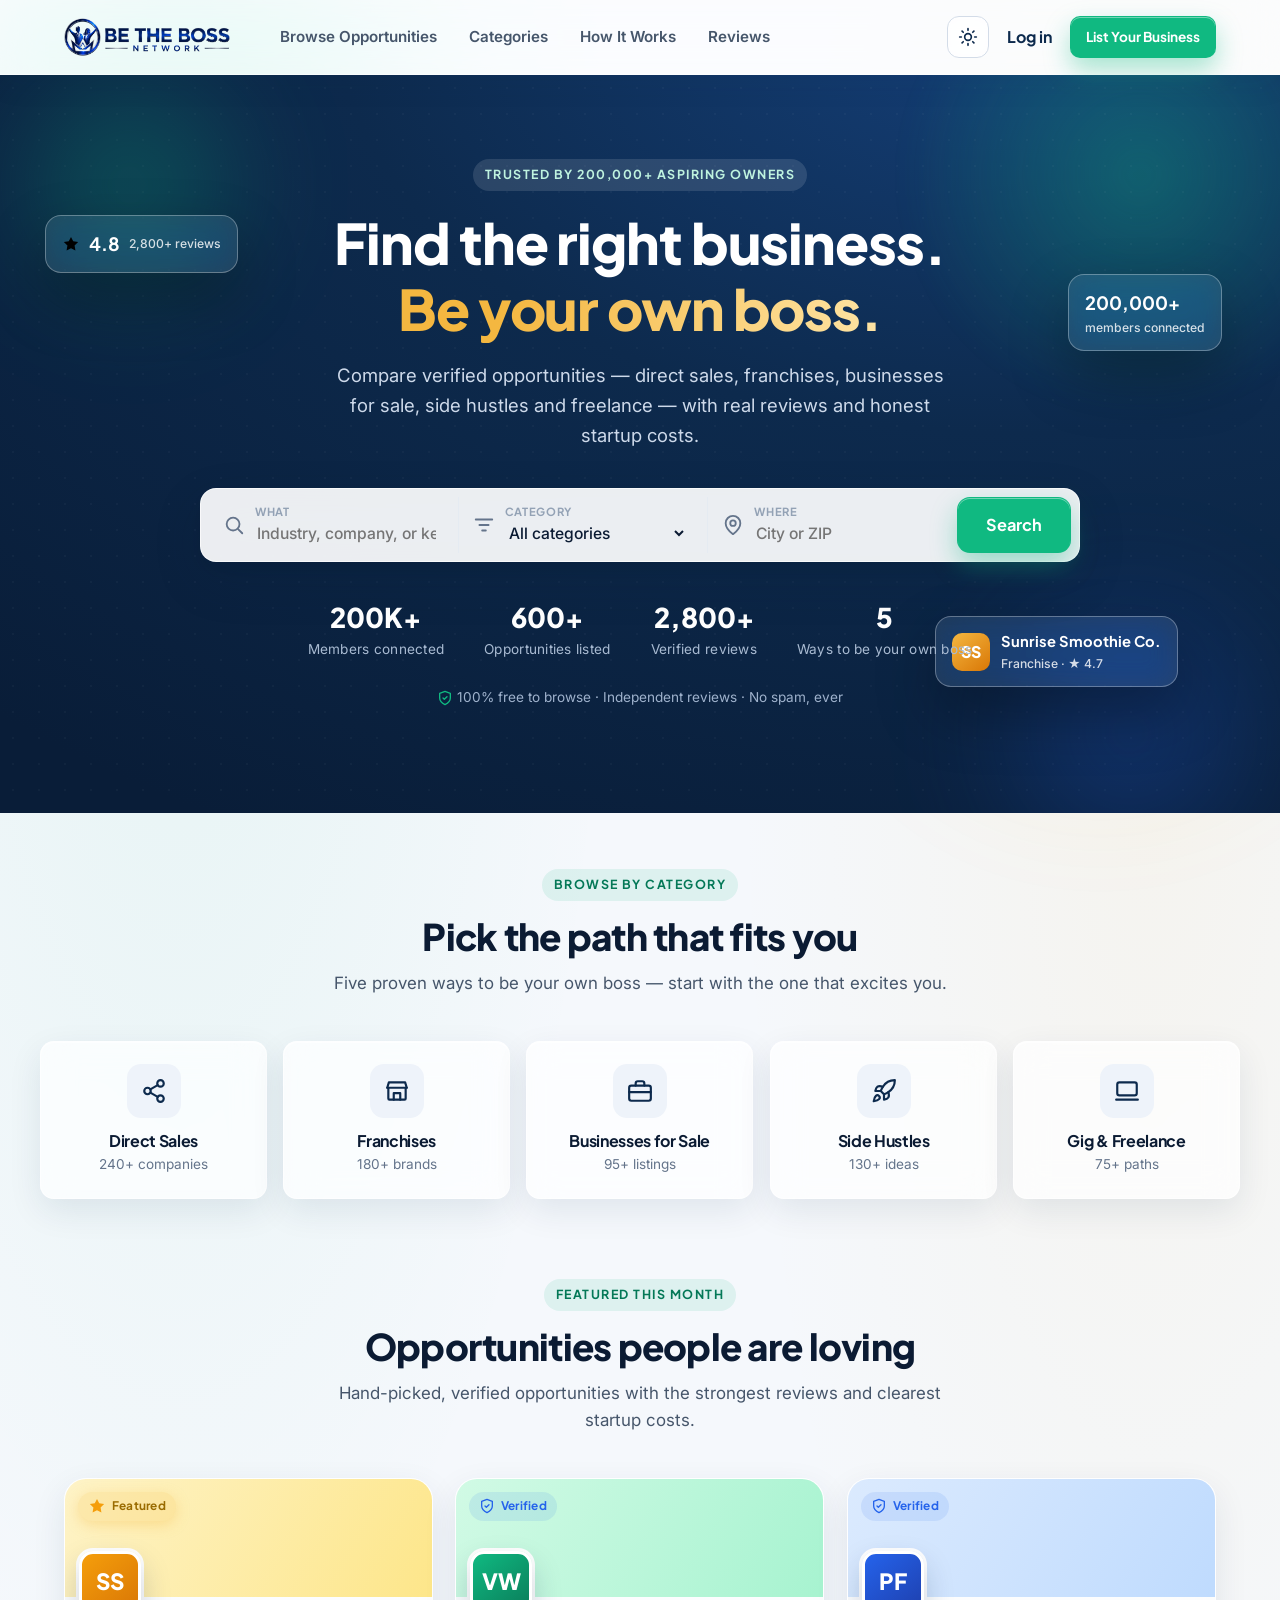
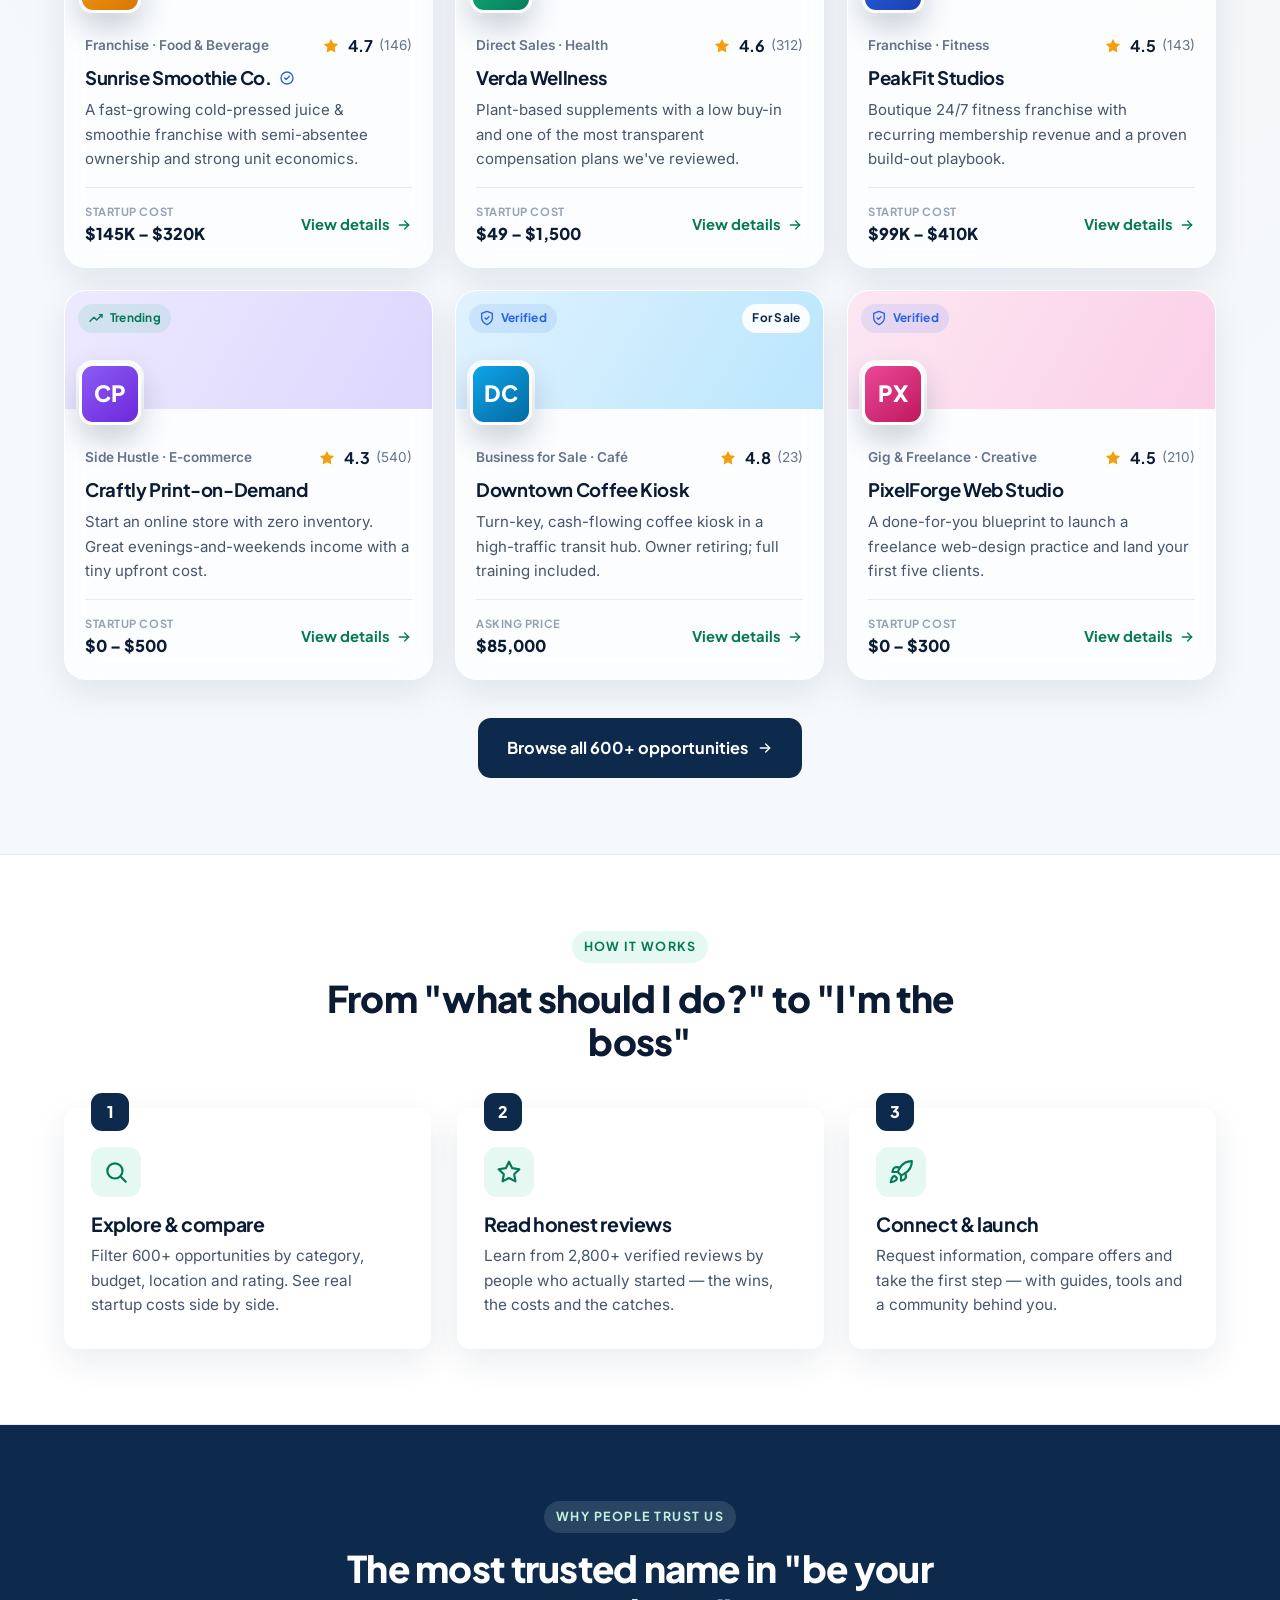
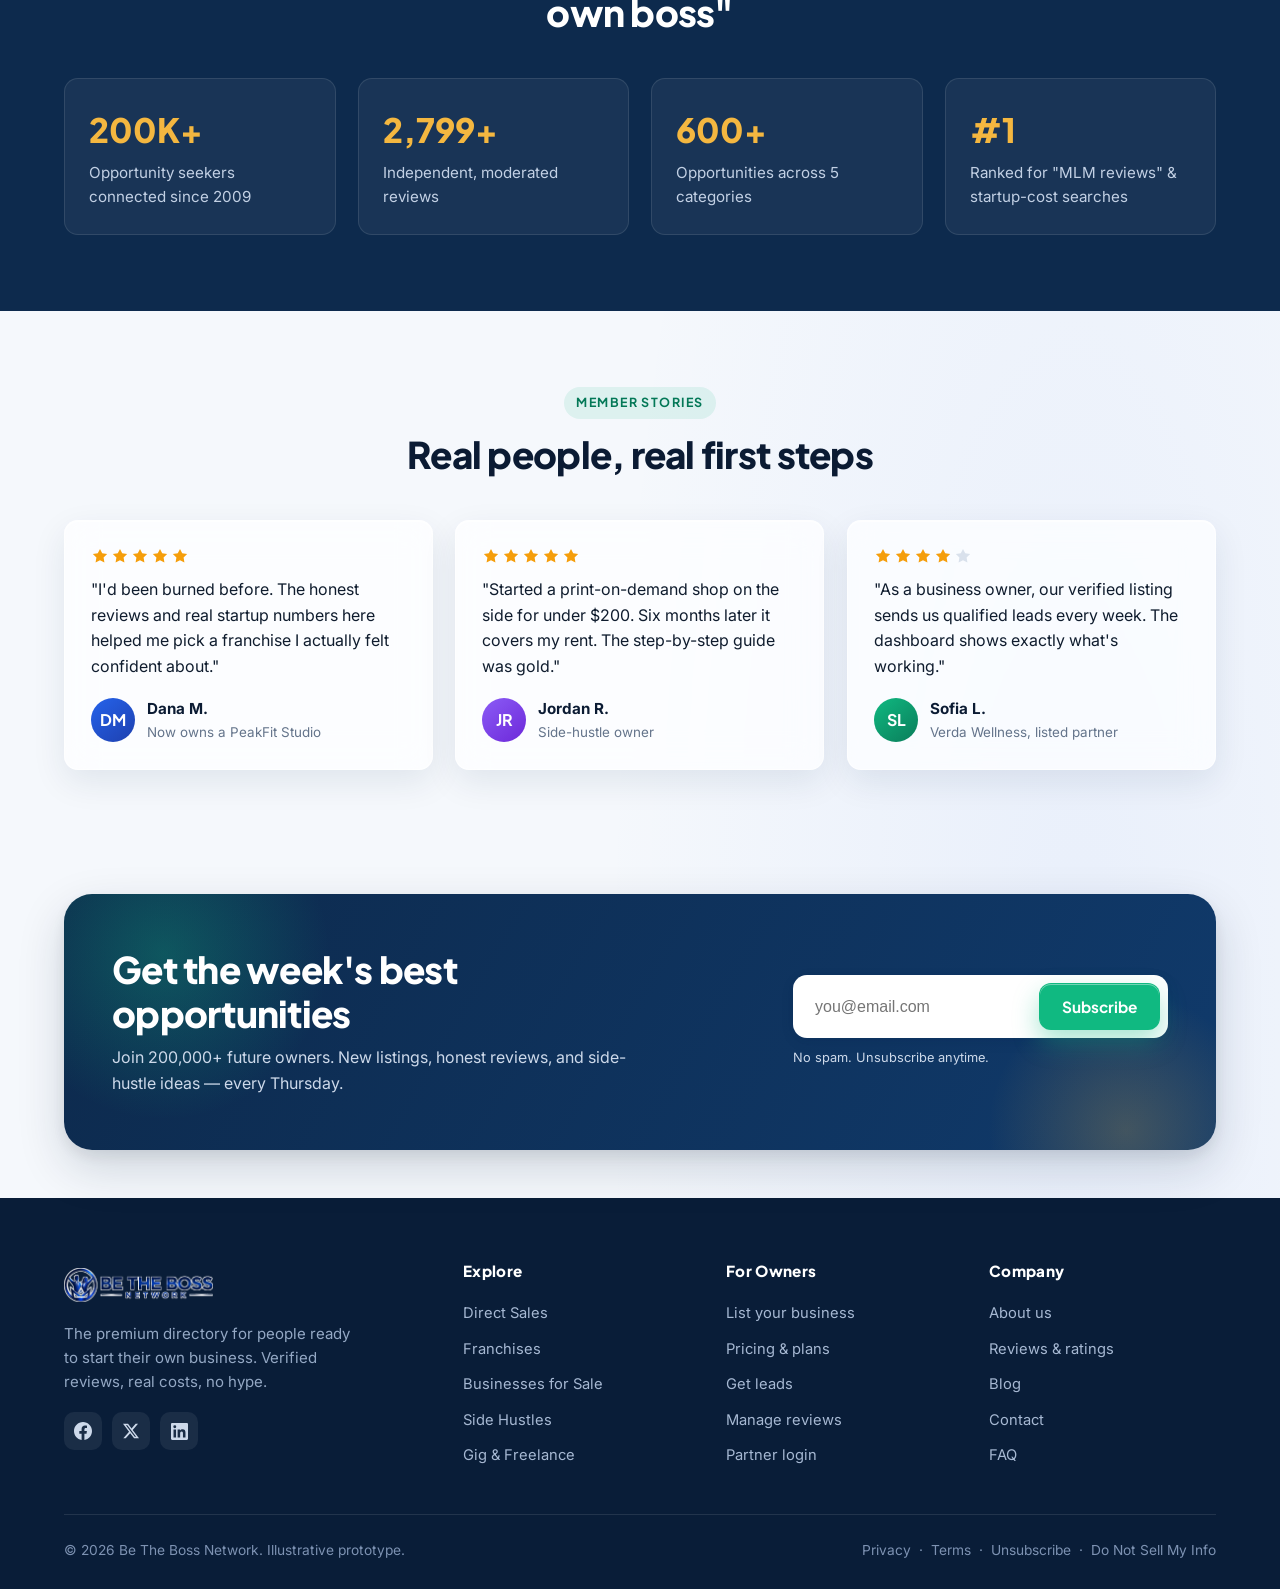
<file: index.html>
<!DOCTYPE html>
<html lang="en">
<head>
<meta charset="UTF-8" />
<meta name="viewport" content="width=device-width, initial-scale=1" />
<link rel="icon" href="assets/brand/favicon.ico" sizes="any" />
<link rel="icon" type="image/svg+xml" href="assets/brand/be-the-boss-favicon-256.svg" />
<link rel="apple-touch-icon" href="assets/brand/be-the-boss-favicon-256.png" />
<script>try{var t=localStorage.getItem('btbn-theme')||'light';document.documentElement.setAttribute('data-theme',t);}catch(e){}</script>
<title>Be The Boss Network — Find Your Business. Be Your Own Boss.</title>
<meta name="description" content="The premium directory for people ready to start their own business — direct sales, franchises, businesses for sale, side hustles and freelance opportunities. Verified reviews, real startup costs." />
<link rel="preconnect" href="https://fonts.googleapis.com" />
<link rel="preconnect" href="https://fonts.gstatic.com" crossorigin />
<link href="https://fonts.googleapis.com/css2?family=Inter:wght@400;500;600;700&family=Plus+Jakarta+Sans:wght@600;700;800&display=swap" rel="stylesheet" />
<link rel="stylesheet" href="assets/styles.css" />
<!-- Google AdSense (pub-9959416972855769) — Auto Ads serve site-wide on the live domain -->
<script async src="https://pagead2.googlesyndication.com/pagead/js/adsbygoogle.js?client=ca-pub-9959416972855769" crossorigin="anonymous"></script>
</head>
<body>

<!-- ============ NAV ============ -->
<header class="nav">
  <div class="container nav-inner">
    <a class="brand" href="index.html">
      <img class="brand-logo on-light" src="assets/brand/be-the-boss-nav-light-transparent.webp" alt="Be The Boss Network" />
      <img class="brand-logo on-dark" src="assets/brand/be-the-boss-nav-dark-transparent.webp" alt="Be The Boss Network" />
    </a>
    <nav class="nav-links">
      <a href="directory.html">Browse Opportunities</a>
      <a href="#categories">Categories</a>
      <a href="#how">How It Works</a>
      <a href="company.html">Reviews</a>
    </nav>
    <div class="nav-actions">
      <button class="theme-toggle" aria-label="Toggle dark mode" title="Toggle dark mode"><svg class="ico sun" viewBox="0 0 24 24"><circle cx="12" cy="12" r="4"/><path d="M12 2v2M12 20v2M4.9 4.9l1.4 1.4M17.7 17.7l1.4 1.4M2 12h2M20 12h2M4.9 19.1l1.4-1.4M17.7 6.3l1.4-1.4"/></svg><svg class="ico moon" viewBox="0 0 24 24"><path d="M21 12.8A9 9 0 1 1 11.2 3 7 7 0 0 0 21 12.8z"/></svg></button>
      <a class="login" href="#">Log in</a>
      <a class="btn btn-primary btn-sm" href="#">List Your Business</a>
    </div>
    <button class="nav-toggle" aria-label="Open menu" aria-expanded="false">
      <svg class="ico" viewBox="0 0 24 24"><path d="M4 6h16M4 12h16M4 18h16"/></svg>
    </button>
  </div>
  <div class="nav-mobile">
    <a href="directory.html">Browse Opportunities</a>
    <a href="#categories">Categories</a>
    <a href="#how">How It Works</a>
    <a href="company.html">Reviews</a>
    <a href="#">Log in</a>
    <a class="btn btn-primary" href="#">List Your Business</a>
  </div>
</header>

<!-- ============ HERO ============ -->
<section class="hero">
  <div class="hero-glow"></div>
  <div class="hero-orb orb-1"></div>
  <div class="hero-orb orb-2"></div>
  <div class="hero-float float-1" data-parallax="2.4">
    <div style="display:flex;align-items:center;gap:9px">
      <svg class="ff-star" viewBox="0 0 24 24"><path d="M12 2.5l2.95 5.98 6.6.96-4.77 4.65 1.13 6.57L12 17.55l-5.9 3.1 1.13-6.57L2.45 9.44l6.6-.96z"/></svg>
      <b>4.8</b><span class="ff-sub">2,800+ reviews</span>
    </div>
  </div>
  <div class="hero-float float-2" data-parallax="3.1">
    <b>200,000+</b>
    <div class="ff-sub">members connected</div>
  </div>
  <div class="hero-float float-3" data-parallax="1.8">
    <div style="display:flex;align-items:center;gap:11px">
      <span class="ff-logo">SS</span>
      <div>
        <div style="font-weight:700;font-size:.92rem">Sunrise Smoothie Co.</div>
        <div class="ff-sub">Franchise · ★ 4.7</div>
      </div>
    </div>
  </div>
  <div class="container">
    <div class="center"><span class="eyebrow">Trusted by 200,000+ aspiring owners</span></div>
    <h1>Find the right business.<br /><span class="accent">Be your own boss.</span></h1>
    <p class="hero-sub">Compare verified opportunities — direct sales, franchises, businesses for sale, side hustles and freelance — with real reviews and honest startup costs.</p>

    <div class="search-wrap">
      <form class="search" action="directory.html" method="get" data-mock-form data-success="Searching opportunities…">
        <div class="field">
          <svg class="ico" viewBox="0 0 24 24"><circle cx="11" cy="11" r="7"/><path d="m21 21-4.3-4.3"/></svg>
          <div style="flex:1"><label for="q">What</label><input id="q" name="q" placeholder="Industry, company, or keyword" /></div>
        </div>
        <div class="field">
          <svg class="ico" viewBox="0 0 24 24"><path d="M3 6h18M7 12h10M10 18h4"/></svg>
          <div style="flex:1"><label for="cat">Category</label>
            <select id="cat" name="cat">
              <option>All categories</option>
              <option>Direct Sales / MLM</option>
              <option>Franchises</option>
              <option>Businesses for Sale</option>
              <option>Side Hustles</option>
              <option>Gig &amp; Freelance</option>
            </select>
          </div>
        </div>
        <div class="field">
          <svg class="ico" viewBox="0 0 24 24"><path d="M20 10c0 6-8 12-8 12s-8-6-8-12a8 8 0 0 1 16 0Z"/><circle cx="12" cy="10" r="3"/></svg>
          <div style="flex:1"><label for="loc">Where</label><input id="loc" name="loc" placeholder="City or ZIP" /></div>
        </div>
        <button class="btn btn-primary btn-lg" type="submit">Search</button>
      </form>
    </div>

    <div class="hero-stats">
      <div class="stat"><div class="num"><b>200K+</b></div><div class="lbl">Members connected</div></div>
      <div class="stat"><div class="num">600+</div><div class="lbl">Opportunities listed</div></div>
      <div class="stat"><div class="num">2,800+</div><div class="lbl">Verified reviews</div></div>
      <div class="stat"><div class="num">5</div><div class="lbl">Ways to be your own boss</div></div>
    </div>
    <p class="hero-trust"><svg class="ico ico-sm" viewBox="0 0 24 24"><path d="M12 22s8-4 8-10V5l-8-3-8 3v7c0 6 8 10 8 10Z"/><path d="m9 12 2 2 4-4"/></svg> 100% free to browse · Independent reviews · No spam, ever</p>
  </div>
</section>

<!-- ============ CATEGORY TILES ============ -->
<section id="categories" class="container cats">
  <div class="section-head center">
    <span class="eyebrow">Browse by category</span>
    <h2 style="margin-top:14px">Pick the path that fits you</h2>
    <p>Five proven ways to be your own boss — start with the one that excites you.</p>
  </div>
  <div class="cat-grid">
    <a class="cat-card reveal" href="directory.html">
      <div class="cat-ico"><svg class="ico" viewBox="0 0 24 24"><circle cx="18" cy="5" r="3"/><circle cx="6" cy="12" r="3"/><circle cx="18" cy="19" r="3"/><path d="m8.6 10.5 6.8-3.9"/><path d="m8.6 13.5 6.8 3.9"/></svg></div>
      <h3>Direct Sales</h3><div class="count">240+ companies</div>
    </a>
    <a class="cat-card reveal" href="directory.html">
      <div class="cat-ico"><svg class="ico" viewBox="0 0 24 24"><path d="M3 9 4.5 4h15L21 9"/><path d="M4 9v10a1 1 0 0 0 1 1h14a1 1 0 0 0 1-1V9"/><path d="M9 20v-6h6v6"/><path d="M3 9h18"/></svg></div>
      <h3>Franchises</h3><div class="count">180+ brands</div>
    </a>
    <a class="cat-card reveal" href="directory.html">
      <div class="cat-ico"><svg class="ico" viewBox="0 0 24 24"><rect x="2" y="7" width="20" height="14" rx="2"/><path d="M16 7V5a2 2 0 0 0-2-2h-4a2 2 0 0 0-2 2v2"/><path d="M2 13h20"/></svg></div>
      <h3>Businesses for Sale</h3><div class="count">95+ listings</div>
    </a>
    <a class="cat-card reveal" href="directory.html">
      <div class="cat-ico"><svg class="ico" viewBox="0 0 24 24"><path d="M4.5 16.5c-1.5 1.26-2 5-2 5s3.74-.5 5-2c.71-.84.7-2.13-.09-2.91a2.18 2.18 0 0 0-2.91-.09z"/><path d="M12 15l-3-3a22 22 0 0 1 2-3.95A12.88 12.88 0 0 1 22 2c0 2.72-.78 7.5-6 11a22.35 22.35 0 0 1-4 2z"/><path d="M9 12H4s.55-3.03 2-4c1.62-1.08 5 0 5 0"/><path d="M12 15v5s3.03-.55 4-2c1.08-1.62 0-5 0-5"/></svg></div>
      <h3>Side Hustles</h3><div class="count">130+ ideas</div>
    </a>
    <a class="cat-card reveal" href="directory.html">
      <div class="cat-ico"><svg class="ico" viewBox="0 0 24 24"><rect x="3" y="4" width="18" height="12" rx="2"/><path d="M2 20h20"/></svg></div>
      <h3>Gig &amp; Freelance</h3><div class="count">75+ paths</div>
    </a>
  </div>
</section>

<!-- ============ FEATURED ============ -->
<section class="section">
  <div class="container">
    <div class="section-head center">
      <span class="eyebrow">Featured this month</span>
      <h2 style="margin-top:14px">Opportunities people are loving</h2>
      <p>Hand-picked, verified opportunities with the strongest reviews and clearest startup costs.</p>
    </div>
    <div class="opp-grid">

      <a class="opp-card reveal" href="company.html">
        <div class="opp-cover cv-3">
          <span class="badge badge-featured left"><svg class="star" viewBox="0 0 24 24"><path d="M12 2.5l2.95 5.98 6.6.96-4.77 4.65 1.13 6.57L12 17.55l-5.9 3.1 1.13-6.57L2.45 9.44l6.6-.96z"/></svg> Featured</span>
          <div class="opp-logo lg-3">SS</div>
        </div>
        <div class="opp-body">
          <div class="top"><span class="opp-cat">Franchise · Food &amp; Beverage</span>
            <span class="rating"><svg class="star" viewBox="0 0 24 24"><path d="M12 2.5l2.95 5.98 6.6.96-4.77 4.65 1.13 6.57L12 17.55l-5.9 3.1 1.13-6.57L2.45 9.44l6.6-.96z"/></svg><span class="score">4.7</span><span class="count">(146)</span></span>
          </div>
          <h3>Sunrise Smoothie Co. <svg class="ico ico-sm" viewBox="0 0 24 24"><circle cx="12" cy="12" r="9"/><path d="m8.5 12 2.2 2.2 4.8-4.8"/></svg></h3>
          <p class="opp-desc">A fast-growing cold-pressed juice &amp; smoothie franchise with semi-absentee ownership and strong unit economics.</p>
          <div class="opp-foot">
            <div class="opp-cost"><span class="lbl">Startup cost</span><span class="val">$145K – $320K</span></div>
            <span class="link-arrow">View details <svg class="ico ico-sm" viewBox="0 0 24 24"><path d="M5 12h14"/><path d="m13 6 6 6-6 6"/></svg></span>
          </div>
        </div>
      </a>

      <a class="opp-card reveal" href="company.html">
        <div class="opp-cover cv-1">
          <span class="badge badge-verified left"><svg class="ico ico-sm" viewBox="0 0 24 24"><path d="M12 22s8-4 8-10V5l-8-3-8 3v7c0 6 8 10 8 10Z"/><path d="m9 12 2 2 4-4"/></svg> Verified</span>
          <div class="opp-logo lg-1">VW</div>
        </div>
        <div class="opp-body">
          <div class="top"><span class="opp-cat">Direct Sales · Health</span>
            <span class="rating"><svg class="star" viewBox="0 0 24 24"><path d="M12 2.5l2.95 5.98 6.6.96-4.77 4.65 1.13 6.57L12 17.55l-5.9 3.1 1.13-6.57L2.45 9.44l6.6-.96z"/></svg><span class="score">4.6</span><span class="count">(312)</span></span>
          </div>
          <h3>Verda Wellness</h3>
          <p class="opp-desc">Plant-based supplements with a low buy-in and one of the most transparent compensation plans we've reviewed.</p>
          <div class="opp-foot">
            <div class="opp-cost"><span class="lbl">Startup cost</span><span class="val">$49 – $1,500</span></div>
            <span class="link-arrow">View details <svg class="ico ico-sm" viewBox="0 0 24 24"><path d="M5 12h14"/><path d="m13 6 6 6-6 6"/></svg></span>
          </div>
        </div>
      </a>

      <a class="opp-card reveal" href="company.html">
        <div class="opp-cover cv-2">
          <span class="badge badge-verified left"><svg class="ico ico-sm" viewBox="0 0 24 24"><path d="M12 22s8-4 8-10V5l-8-3-8 3v7c0 6 8 10 8 10Z"/><path d="m9 12 2 2 4-4"/></svg> Verified</span>
          <div class="opp-logo lg-2">PF</div>
        </div>
        <div class="opp-body">
          <div class="top"><span class="opp-cat">Franchise · Fitness</span>
            <span class="rating"><svg class="star" viewBox="0 0 24 24"><path d="M12 2.5l2.95 5.98 6.6.96-4.77 4.65 1.13 6.57L12 17.55l-5.9 3.1 1.13-6.57L2.45 9.44l6.6-.96z"/></svg><span class="score">4.5</span><span class="count">(143)</span></span>
          </div>
          <h3>PeakFit Studios</h3>
          <p class="opp-desc">Boutique 24/7 fitness franchise with recurring membership revenue and a proven build-out playbook.</p>
          <div class="opp-foot">
            <div class="opp-cost"><span class="lbl">Startup cost</span><span class="val">$99K – $410K</span></div>
            <span class="link-arrow">View details <svg class="ico ico-sm" viewBox="0 0 24 24"><path d="M5 12h14"/><path d="m13 6 6 6-6 6"/></svg></span>
          </div>
        </div>
      </a>

      <a class="opp-card reveal" href="company.html">
        <div class="opp-cover cv-4">
          <span class="badge badge-new left"><svg class="ico ico-sm" viewBox="0 0 24 24"><path d="M3 17l6-6 4 4 8-8"/><path d="M17 7h4v4"/></svg> Trending</span>
          <div class="opp-logo lg-4">CP</div>
        </div>
        <div class="opp-body">
          <div class="top"><span class="opp-cat">Side Hustle · E-commerce</span>
            <span class="rating"><svg class="star" viewBox="0 0 24 24"><path d="M12 2.5l2.95 5.98 6.6.96-4.77 4.65 1.13 6.57L12 17.55l-5.9 3.1 1.13-6.57L2.45 9.44l6.6-.96z"/></svg><span class="score">4.3</span><span class="count">(540)</span></span>
          </div>
          <h3>Craftly Print-on-Demand</h3>
          <p class="opp-desc">Start an online store with zero inventory. Great evenings-and-weekends income with a tiny upfront cost.</p>
          <div class="opp-foot">
            <div class="opp-cost"><span class="lbl">Startup cost</span><span class="val">$0 – $500</span></div>
            <span class="link-arrow">View details <svg class="ico ico-sm" viewBox="0 0 24 24"><path d="M5 12h14"/><path d="m13 6 6 6-6 6"/></svg></span>
          </div>
        </div>
      </a>

      <a class="opp-card reveal" href="company.html">
        <div class="opp-cover cv-6">
          <span class="badge badge-verified left"><svg class="ico ico-sm" viewBox="0 0 24 24"><path d="M12 22s8-4 8-10V5l-8-3-8 3v7c0 6 8 10 8 10Z"/><path d="m9 12 2 2 4-4"/></svg> Verified</span>
          <span class="badge right">For Sale</span>
          <div class="opp-logo lg-6">DC</div>
        </div>
        <div class="opp-body">
          <div class="top"><span class="opp-cat">Business for Sale · Café</span>
            <span class="rating"><svg class="star" viewBox="0 0 24 24"><path d="M12 2.5l2.95 5.98 6.6.96-4.77 4.65 1.13 6.57L12 17.55l-5.9 3.1 1.13-6.57L2.45 9.44l6.6-.96z"/></svg><span class="score">4.8</span><span class="count">(23)</span></span>
          </div>
          <h3>Downtown Coffee Kiosk</h3>
          <p class="opp-desc">Turn-key, cash-flowing coffee kiosk in a high-traffic transit hub. Owner retiring; full training included.</p>
          <div class="opp-foot">
            <div class="opp-cost"><span class="lbl">Asking price</span><span class="val">$85,000</span></div>
            <span class="link-arrow">View details <svg class="ico ico-sm" viewBox="0 0 24 24"><path d="M5 12h14"/><path d="m13 6 6 6-6 6"/></svg></span>
          </div>
        </div>
      </a>

      <a class="opp-card reveal" href="company.html">
        <div class="opp-cover cv-5">
          <span class="badge badge-verified left"><svg class="ico ico-sm" viewBox="0 0 24 24"><path d="M12 22s8-4 8-10V5l-8-3-8 3v7c0 6 8 10 8 10Z"/><path d="m9 12 2 2 4-4"/></svg> Verified</span>
          <div class="opp-logo lg-5">PX</div>
        </div>
        <div class="opp-body">
          <div class="top"><span class="opp-cat">Gig &amp; Freelance · Creative</span>
            <span class="rating"><svg class="star" viewBox="0 0 24 24"><path d="M12 2.5l2.95 5.98 6.6.96-4.77 4.65 1.13 6.57L12 17.55l-5.9 3.1 1.13-6.57L2.45 9.44l6.6-.96z"/></svg><span class="score">4.5</span><span class="count">(210)</span></span>
          </div>
          <h3>PixelForge Web Studio</h3>
          <p class="opp-desc">A done-for-you blueprint to launch a freelance web-design practice and land your first five clients.</p>
          <div class="opp-foot">
            <div class="opp-cost"><span class="lbl">Startup cost</span><span class="val">$0 – $300</span></div>
            <span class="link-arrow">View details <svg class="ico ico-sm" viewBox="0 0 24 24"><path d="M5 12h14"/><path d="m13 6 6 6-6 6"/></svg></span>
          </div>
        </div>
      </a>

    </div>
    <div class="center" style="margin-top:38px">
      <a class="btn btn-dark btn-lg" href="directory.html">Browse all 600+ opportunities <svg class="ico ico-sm" viewBox="0 0 24 24"><path d="M5 12h14"/><path d="m13 6 6 6-6 6"/></svg></a>
    </div>
  </div>
</section>

<!-- ============ HOW IT WORKS ============ -->
<section id="how" class="section" style="background:var(--surface);border-top:1px solid var(--border);border-bottom:1px solid var(--border)">
  <div class="container">
    <div class="section-head center"><span class="eyebrow">How it works</span><h2 style="margin-top:14px">From "what should I do?" to "I'm the boss"</h2></div>
    <div class="steps">
      <div class="step reveal"><div class="n">1</div>
        <div class="step-ico"><svg class="ico ico-lg" viewBox="0 0 24 24"><circle cx="11" cy="11" r="7"/><path d="m21 21-4.3-4.3"/></svg></div>
        <h3>Explore &amp; compare</h3>
        <p>Filter 600+ opportunities by category, budget, location and rating. See real startup costs side by side.</p>
      </div>
      <div class="step reveal"><div class="n">2</div>
        <div class="step-ico"><svg class="ico ico-lg" viewBox="0 0 24 24"><path d="M12 2.5l2.95 5.98 6.6.96-4.77 4.65 1.13 6.57L12 17.55l-5.9 3.1 1.13-6.57L2.45 9.44l6.6-.96z" style="fill:none;stroke:currentColor"/></svg></div>
        <h3>Read honest reviews</h3>
        <p>Learn from 2,800+ verified reviews by people who actually started — the wins, the costs and the catches.</p>
      </div>
      <div class="step reveal"><div class="n">3</div>
        <div class="step-ico"><svg class="ico ico-lg" viewBox="0 0 24 24"><path d="M4.5 16.5c-1.5 1.26-2 5-2 5s3.74-.5 5-2c.71-.84.7-2.13-.09-2.91a2.18 2.18 0 0 0-2.91-.09z"/><path d="M12 15l-3-3a22 22 0 0 1 2-3.95A12.88 12.88 0 0 1 22 2c0 2.72-.78 7.5-6 11a22.35 22.35 0 0 1-4 2z"/><path d="M9 12H4s.55-3.03 2-4c1.62-1.08 5 0 5 0"/><path d="M12 15v5s3.03-.55 4-2c1.08-1.62 0-5 0-5"/></svg></div>
        <h3>Connect &amp; launch</h3>
        <p>Request information, compare offers and take the first step — with guides, tools and a community behind you.</p>
      </div>
    </div>
  </div>
</section>

<!-- ============ TRUST BAND ============ -->
<section class="section band-dark">
  <div class="container">
    <div class="section-head center"><span class="eyebrow" style="background:rgba(255,255,255,.12);color:#bff3df">Why people trust us</span><h2 style="margin-top:14px">The most trusted name in "be your own boss"</h2></div>
    <div class="proof-grid">
      <div class="proof reveal"><div class="num">200K+</div><div class="lbl">Opportunity seekers connected since 2009</div></div>
      <div class="proof reveal"><div class="num">2,800+</div><div class="lbl">Independent, moderated reviews</div></div>
      <div class="proof reveal"><div class="num">600+</div><div class="lbl">Opportunities across 5 categories</div></div>
      <div class="proof reveal"><div class="num">#1</div><div class="lbl">Ranked for "MLM reviews" &amp; startup-cost searches</div></div>
    </div>
  </div>
</section>

<!-- ============ TESTIMONIALS ============ -->
<section class="section">
  <div class="container">
    <div class="section-head center"><span class="eyebrow">Member stories</span><h2 style="margin-top:14px">Real people, real first steps</h2></div>
    <div class="testi-grid">
      <div class="testi reveal">
        <div class="stars"><svg class="star" viewBox="0 0 24 24"><path d="M12 2.5l2.95 5.98 6.6.96-4.77 4.65 1.13 6.57L12 17.55l-5.9 3.1 1.13-6.57L2.45 9.44l6.6-.96z"/></svg><svg class="star" viewBox="0 0 24 24"><path d="M12 2.5l2.95 5.98 6.6.96-4.77 4.65 1.13 6.57L12 17.55l-5.9 3.1 1.13-6.57L2.45 9.44l6.6-.96z"/></svg><svg class="star" viewBox="0 0 24 24"><path d="M12 2.5l2.95 5.98 6.6.96-4.77 4.65 1.13 6.57L12 17.55l-5.9 3.1 1.13-6.57L2.45 9.44l6.6-.96z"/></svg><svg class="star" viewBox="0 0 24 24"><path d="M12 2.5l2.95 5.98 6.6.96-4.77 4.65 1.13 6.57L12 17.55l-5.9 3.1 1.13-6.57L2.45 9.44l6.6-.96z"/></svg><svg class="star" viewBox="0 0 24 24"><path d="M12 2.5l2.95 5.98 6.6.96-4.77 4.65 1.13 6.57L12 17.55l-5.9 3.1 1.13-6.57L2.45 9.44l6.6-.96z"/></svg></div>
        <p>"I'd been burned before. The honest reviews and real startup numbers here helped me pick a franchise I actually felt confident about."</p>
        <div class="who"><span class="avatar lg-2">DM</span><div><div class="name">Dana M.</div><div class="role">Now owns a PeakFit Studio</div></div></div>
      </div>
      <div class="testi reveal">
        <div class="stars"><svg class="star" viewBox="0 0 24 24"><path d="M12 2.5l2.95 5.98 6.6.96-4.77 4.65 1.13 6.57L12 17.55l-5.9 3.1 1.13-6.57L2.45 9.44l6.6-.96z"/></svg><svg class="star" viewBox="0 0 24 24"><path d="M12 2.5l2.95 5.98 6.6.96-4.77 4.65 1.13 6.57L12 17.55l-5.9 3.1 1.13-6.57L2.45 9.44l6.6-.96z"/></svg><svg class="star" viewBox="0 0 24 24"><path d="M12 2.5l2.95 5.98 6.6.96-4.77 4.65 1.13 6.57L12 17.55l-5.9 3.1 1.13-6.57L2.45 9.44l6.6-.96z"/></svg><svg class="star" viewBox="0 0 24 24"><path d="M12 2.5l2.95 5.98 6.6.96-4.77 4.65 1.13 6.57L12 17.55l-5.9 3.1 1.13-6.57L2.45 9.44l6.6-.96z"/></svg><svg class="star" viewBox="0 0 24 24"><path d="M12 2.5l2.95 5.98 6.6.96-4.77 4.65 1.13 6.57L12 17.55l-5.9 3.1 1.13-6.57L2.45 9.44l6.6-.96z"/></svg></div>
        <p>"Started a print-on-demand shop on the side for under $200. Six months later it covers my rent. The step-by-step guide was gold."</p>
        <div class="who"><span class="avatar lg-4">JR</span><div><div class="name">Jordan R.</div><div class="role">Side-hustle owner</div></div></div>
      </div>
      <div class="testi reveal">
        <div class="stars"><svg class="star" viewBox="0 0 24 24"><path d="M12 2.5l2.95 5.98 6.6.96-4.77 4.65 1.13 6.57L12 17.55l-5.9 3.1 1.13-6.57L2.45 9.44l6.6-.96z"/></svg><svg class="star" viewBox="0 0 24 24"><path d="M12 2.5l2.95 5.98 6.6.96-4.77 4.65 1.13 6.57L12 17.55l-5.9 3.1 1.13-6.57L2.45 9.44l6.6-.96z"/></svg><svg class="star" viewBox="0 0 24 24"><path d="M12 2.5l2.95 5.98 6.6.96-4.77 4.65 1.13 6.57L12 17.55l-5.9 3.1 1.13-6.57L2.45 9.44l6.6-.96z"/></svg><svg class="star" viewBox="0 0 24 24"><path d="M12 2.5l2.95 5.98 6.6.96-4.77 4.65 1.13 6.57L12 17.55l-5.9 3.1 1.13-6.57L2.45 9.44l6.6-.96z"/></svg><svg class="star empty" viewBox="0 0 24 24"><path d="M12 2.5l2.95 5.98 6.6.96-4.77 4.65 1.13 6.57L12 17.55l-5.9 3.1 1.13-6.57L2.45 9.44l6.6-.96z"/></svg></div>
        <p>"As a business owner, our verified listing sends us qualified leads every week. The dashboard shows exactly what's working."</p>
        <div class="who"><span class="avatar lg-1">SL</span><div><div class="name">Sofia L.</div><div class="role">Verda Wellness, listed partner</div></div></div>
      </div>
    </div>
  </div>
</section>

<!-- ============ NEWSLETTER / CTA ============ -->
<section class="section-sm">
  <div class="container">
    <div class="cta-band">
      <div class="inner">
        <div>
          <h2>Get the week's best opportunities</h2>
          <p>Join 200,000+ future owners. New listings, honest reviews, and side-hustle ideas — every Thursday.</p>
        </div>
        <div>
          <form class="news-form" data-mock-form data-success="You're in! Check your inbox.">
            <label for="news" style="position:absolute;left:-9999px">Email address</label>
            <input id="news" type="email" placeholder="you@email.com" required />
            <button class="btn btn-primary" type="submit">Subscribe</button>
          </form>
          <p class="form-note">No spam. Unsubscribe anytime. <span data-form-note></span></p>
        </div>
      </div>
    </div>
  </div>
</section>

<!-- ============ FOOTER ============ -->
<footer class="footer">
  <div class="container">
    <div class="footer-top">
      <div class="footer-col">
        <a class="brand" href="index.html"><img class="brand-logo on-dark" src="assets/brand/be-the-boss-nav-dark-transparent.webp" alt="Be The Boss Network" /></a>
        <p>The premium directory for people ready to start their own business. Verified reviews, real costs, no hype.</p>
        <div class="footer-soc">
          <a href="#" aria-label="Facebook"><svg viewBox="0 0 24 24" width="18" height="18" style="fill:currentColor"><path d="M24 12.07C24 5.4 18.63 0 12 0S0 5.4 0 12.07c0 6.03 4.39 11.03 10.13 11.93v-8.44H7.08v-3.49h3.05V9.41c0-3.02 1.79-4.69 4.53-4.69 1.31 0 2.68.24 2.68.24v2.97h-1.51c-1.49 0-1.96.93-1.96 1.89v2.25h3.33l-.53 3.49h-2.8v8.44C19.61 23.1 24 18.1 24 12.07z"/></svg></a>
          <a href="#" aria-label="X"><svg viewBox="0 0 24 24" width="16" height="16" style="fill:currentColor"><path d="M18.9 1.15h3.68l-8.04 9.19L24 22.85h-7.41l-5.8-7.58-6.64 7.58H.46l8.6-9.83L0 1.15h7.59l5.24 6.93 6.07-6.93zm-1.29 19.5h2.04L6.49 3.24H4.3z"/></svg></a>
          <a href="#" aria-label="LinkedIn"><svg viewBox="0 0 24 24" width="17" height="17" style="fill:currentColor"><path d="M20.45 20.45h-3.56v-5.57c0-1.33-.02-3.04-1.85-3.04-1.85 0-2.13 1.45-2.13 2.94v5.67H9.35V9h3.41v1.56h.05c.48-.9 1.64-1.85 3.37-1.85 3.6 0 4.27 2.37 4.27 5.45v6.29zM5.34 7.43a2.06 2.06 0 1 1 0-4.12 2.06 2.06 0 0 1 0 4.12zM7.12 20.45H3.56V9h3.56v11.45zM22.22 0H1.77C.79 0 0 .77 0 1.72v20.56C0 23.23.79 24 1.77 24h20.45c.98 0 1.78-.77 1.78-1.72V1.72C24 .77 23.2 0 22.22 0z"/></svg></a>
        </div>
      </div>
      <div class="footer-col">
        <h4>Explore</h4>
        <a href="directory.html">Direct Sales</a><a href="directory.html">Franchises</a><a href="directory.html">Businesses for Sale</a><a href="directory.html">Side Hustles</a><a href="directory.html">Gig &amp; Freelance</a>
      </div>
      <div class="footer-col">
        <h4>For Owners</h4>
        <a href="#">List your business</a><a href="#">Pricing &amp; plans</a><a href="#">Get leads</a><a href="#">Manage reviews</a><a href="#">Partner login</a>
      </div>
      <div class="footer-col">
        <h4>Company</h4>
        <a href="#">About us</a><a href="#">Reviews &amp; ratings</a><a href="#">Blog</a><a href="#">Contact</a><a href="#">FAQ</a>
      </div>
    </div>
    <div class="footer-bot">
      <span>© 2026 Be The Boss Network. Illustrative prototype.</span>
      <span><a href="#">Privacy</a> &nbsp;·&nbsp; <a href="#">Terms</a> &nbsp;·&nbsp; <a href="#">Unsubscribe</a> &nbsp;·&nbsp; <a href="#">Do Not Sell My Info</a></span>
    </div>
  </div>
</footer>

<script src="assets/app.js"></script>
</body>
</html>
</file>
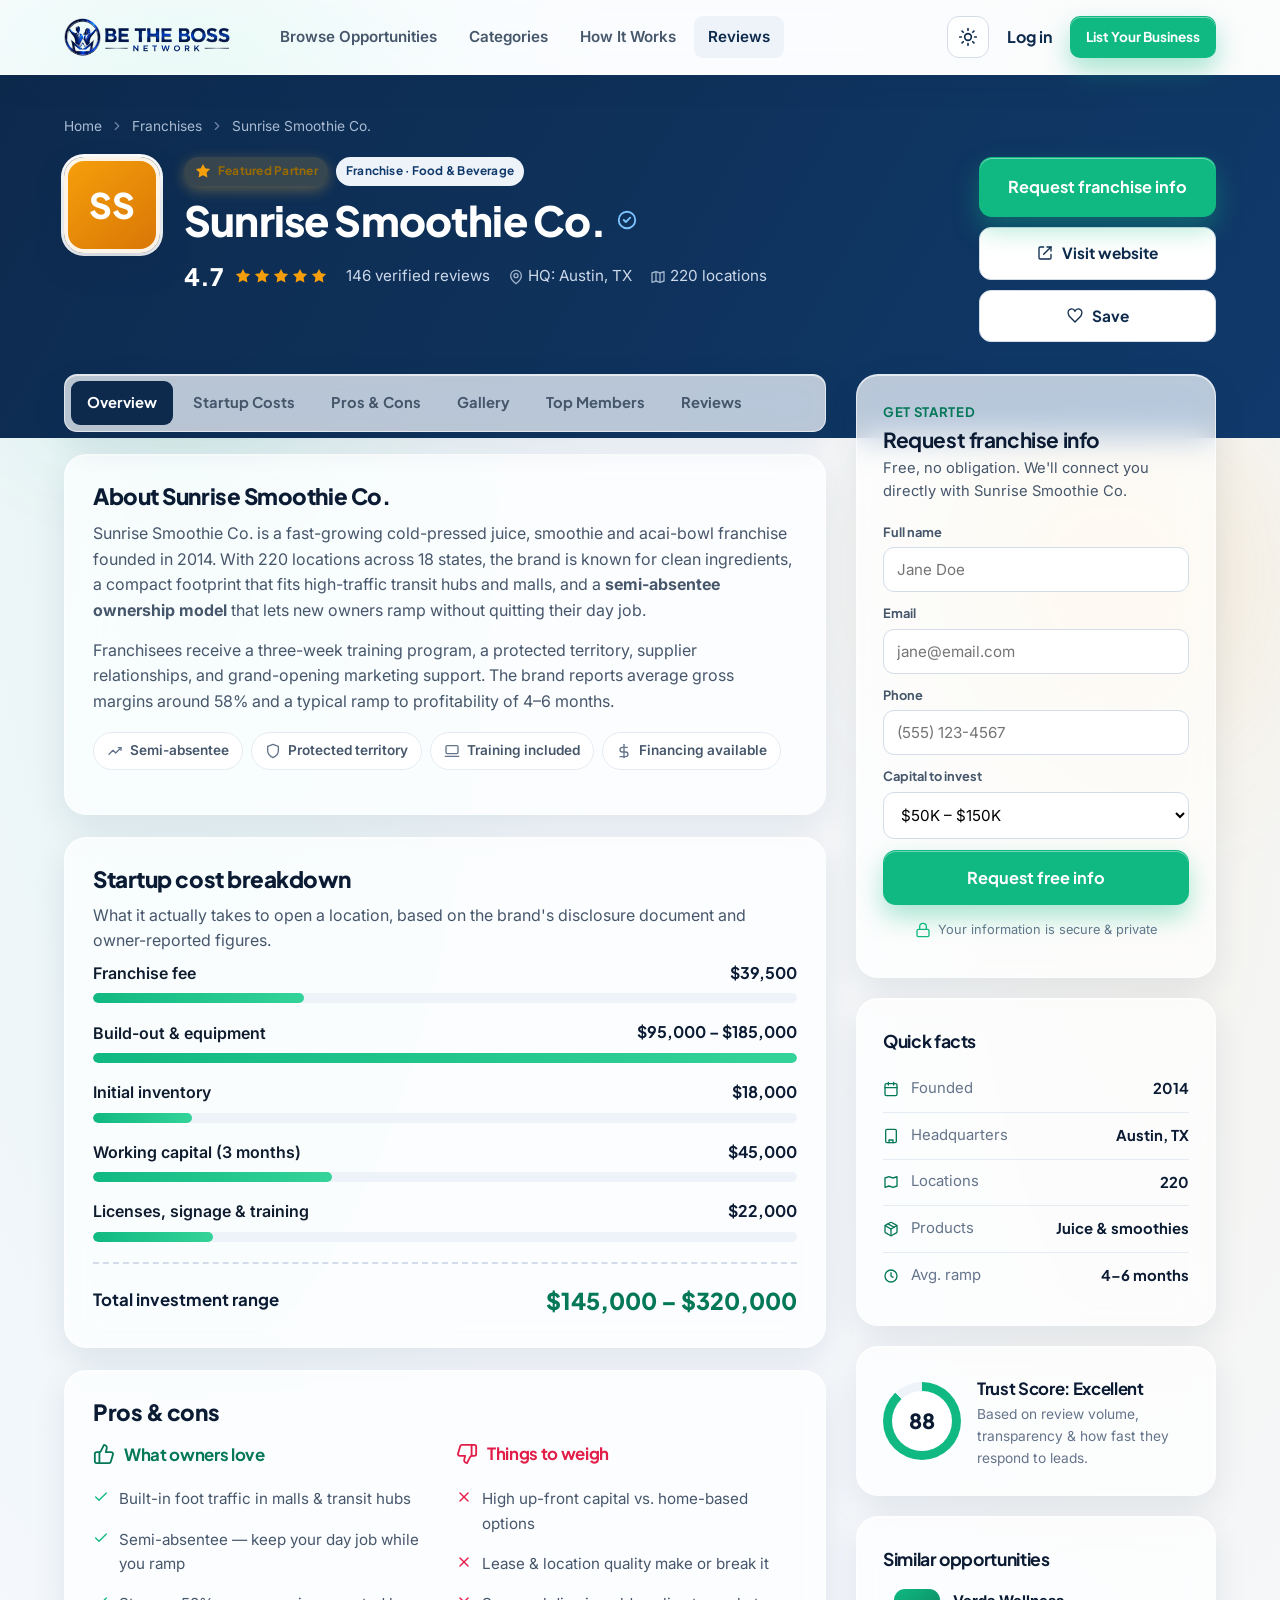
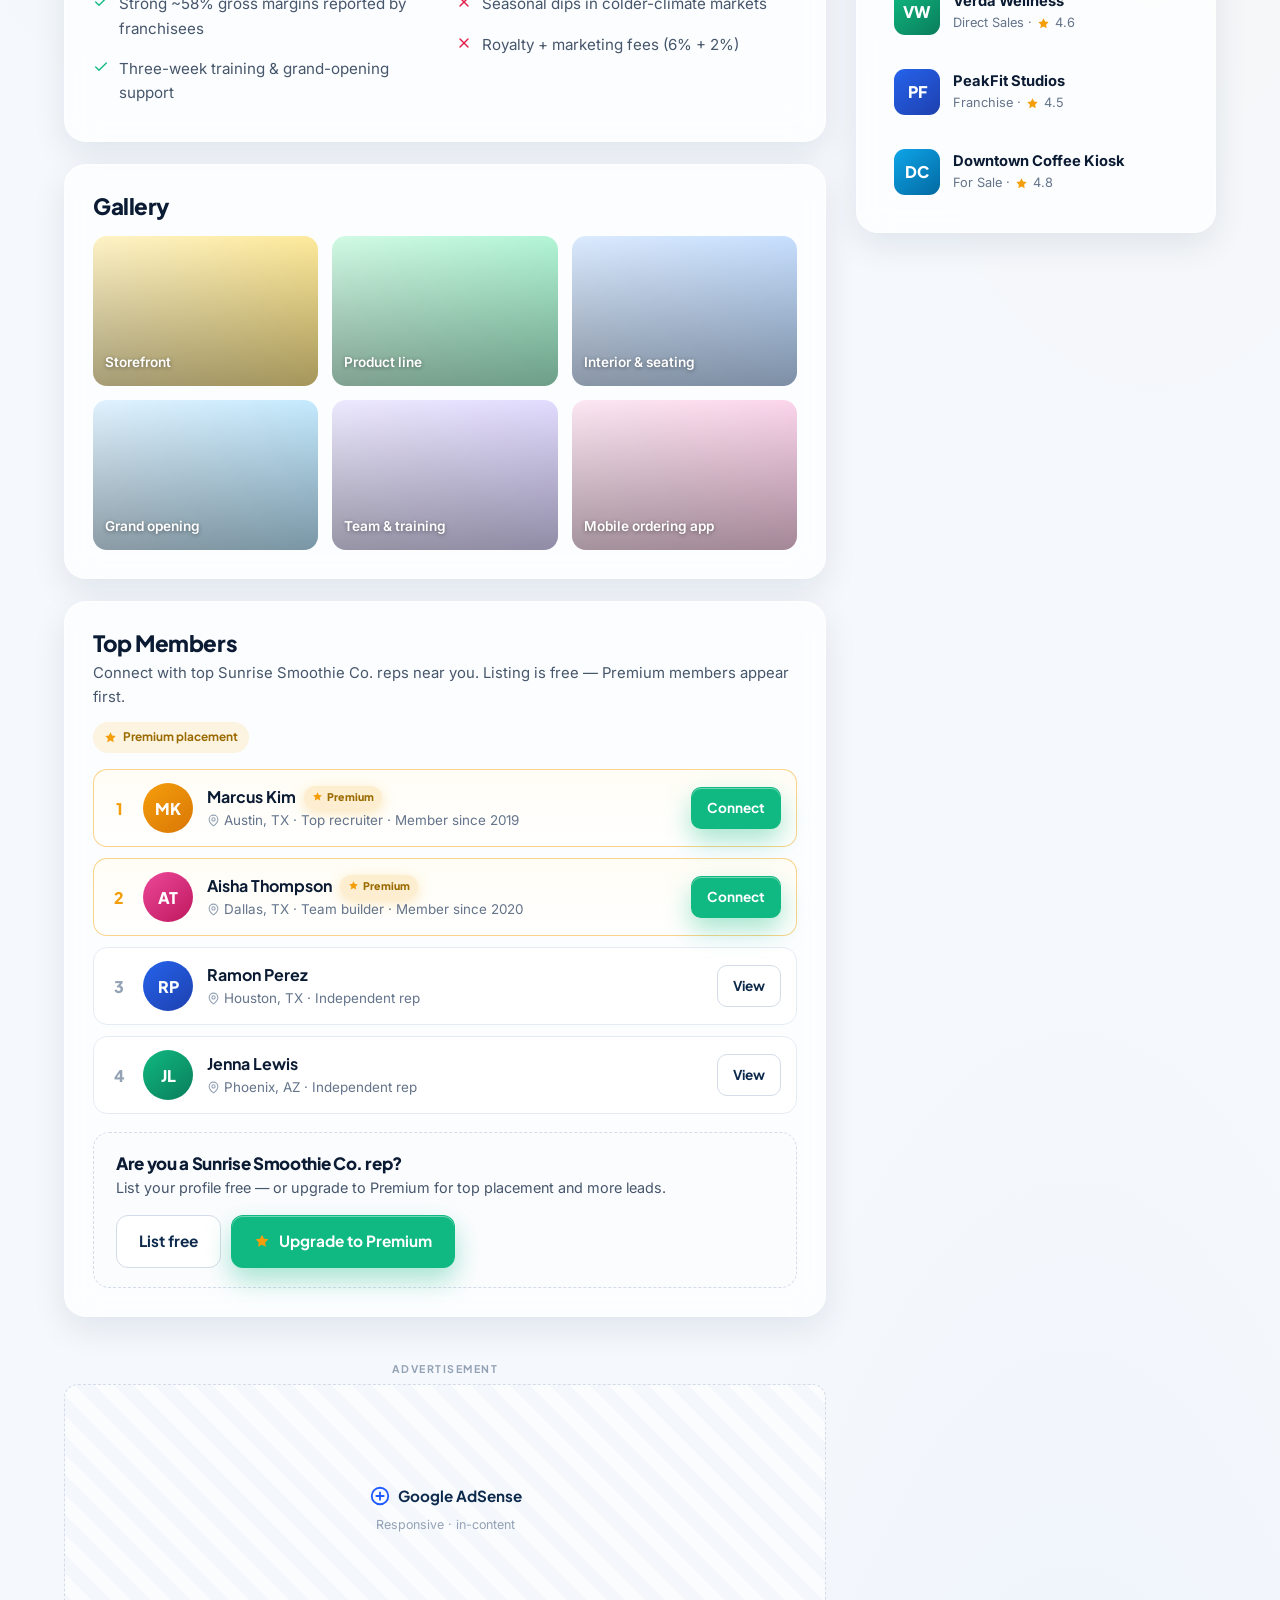
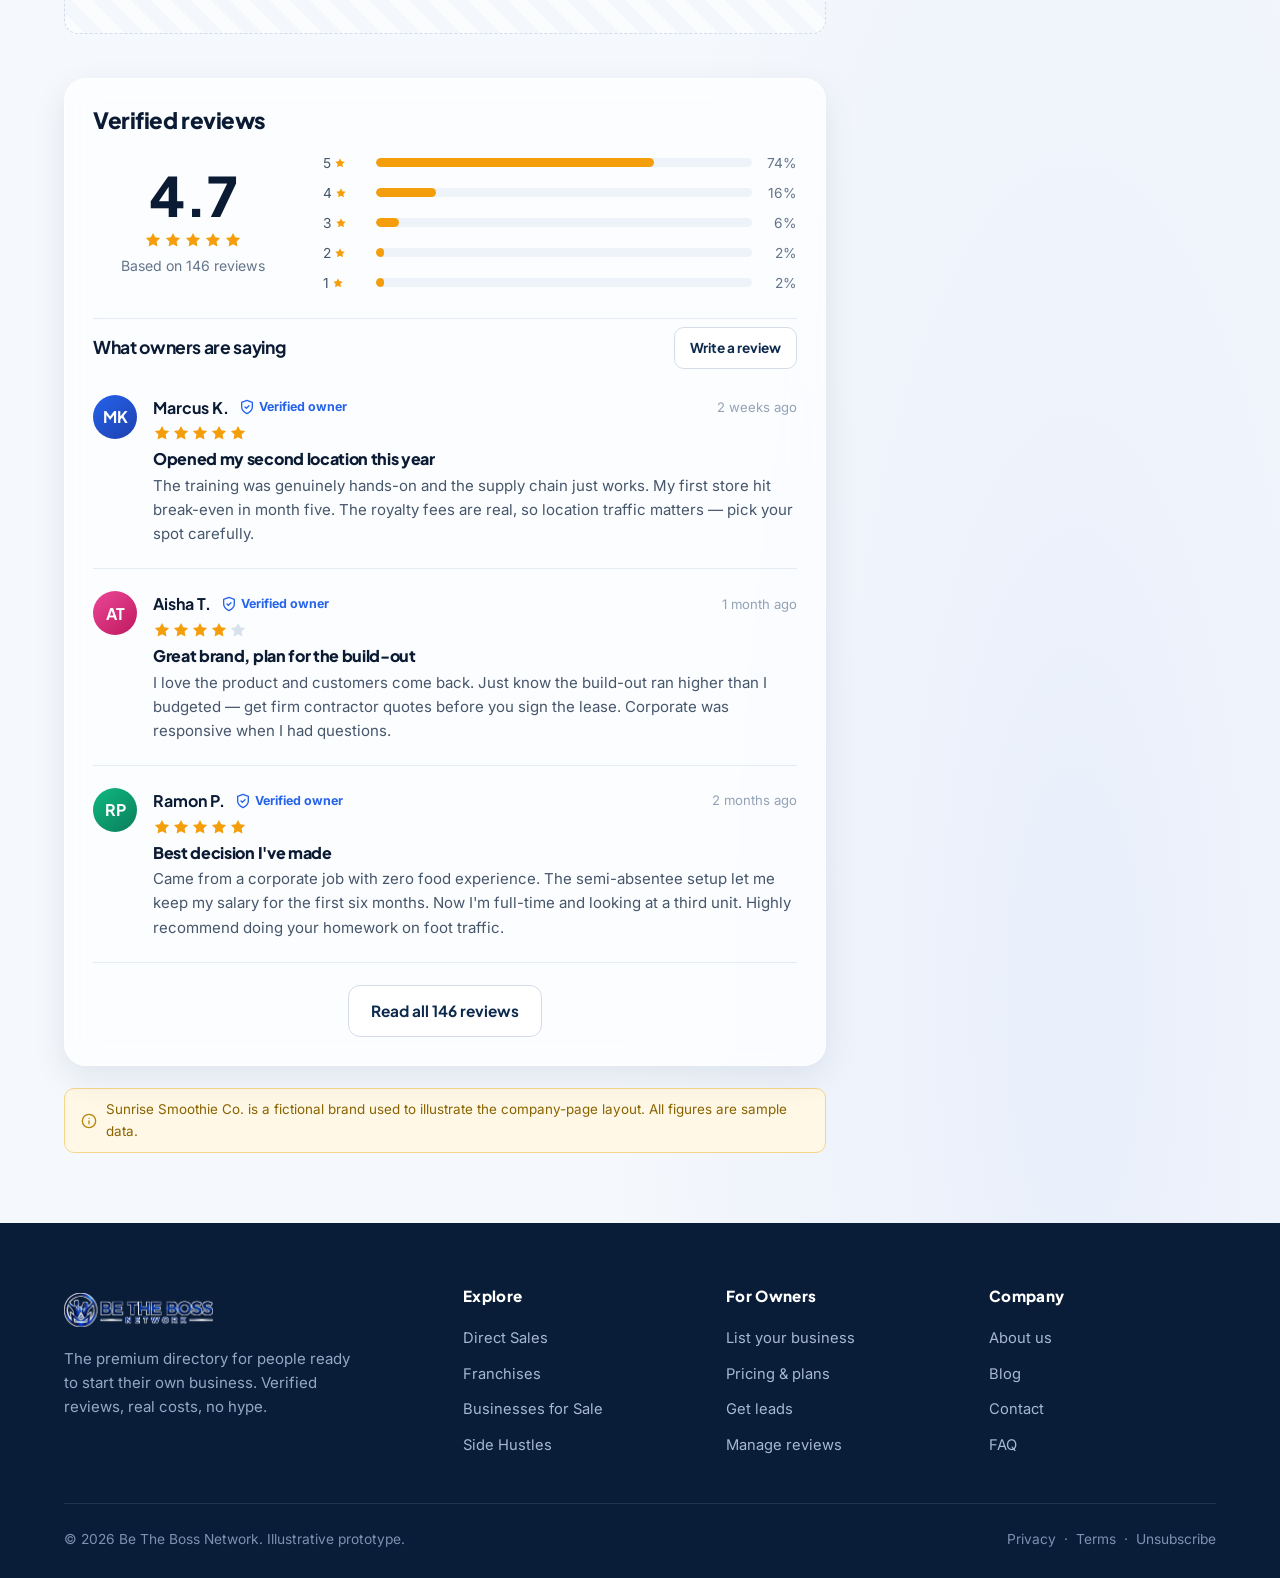
<file: company.html>
<!DOCTYPE html>
<html lang="en">
<head>
<meta charset="UTF-8" />
<meta name="viewport" content="width=device-width, initial-scale=1" />
<link rel="icon" href="assets/brand/favicon.ico" sizes="any" />
<link rel="icon" type="image/svg+xml" href="assets/brand/be-the-boss-favicon-256.svg" />
<link rel="apple-touch-icon" href="assets/brand/be-the-boss-favicon-256.png" />
<script>try{var t=localStorage.getItem('btbn-theme')||'light';document.documentElement.setAttribute('data-theme',t);}catch(e){}</script>
<title>Sunrise Smoothie Co. — Reviews, Startup Costs &amp; Franchise Info | Be The Boss Network</title>
<meta name="description" content="Sunrise Smoothie Co. franchise reviews from real owners, full startup-cost breakdown, pros and cons, and how to request information." />
<link rel="preconnect" href="https://fonts.googleapis.com" />
<link rel="preconnect" href="https://fonts.gstatic.com" crossorigin />
<link href="https://fonts.googleapis.com/css2?family=Inter:wght@400;500;600;700&family=Plus+Jakarta+Sans:wght@600;700;800&display=swap" rel="stylesheet" />
<link rel="stylesheet" href="assets/styles.css" />
<!-- Google AdSense (pub-9959416972855769) — Auto Ads serve site-wide on the live domain -->
<script async src="https://pagead2.googlesyndication.com/pagead/js/adsbygoogle.js?client=ca-pub-9959416972855769" crossorigin="anonymous"></script>
</head>
<body>

<!-- ============ NAV ============ -->
<header class="nav">
  <div class="container nav-inner">
    <a class="brand" href="index.html">
      <img class="brand-logo on-light" src="assets/brand/be-the-boss-nav-light-transparent.webp" alt="Be The Boss Network" />
      <img class="brand-logo on-dark" src="assets/brand/be-the-boss-nav-dark-transparent.webp" alt="Be The Boss Network" />
    </a>
    <nav class="nav-links">
      <a href="directory.html">Browse Opportunities</a>
      <a href="index.html#categories">Categories</a>
      <a href="index.html#how">How It Works</a>
      <a href="company.html" class="active">Reviews</a>
    </nav>
    <div class="nav-actions">
      <button class="theme-toggle" aria-label="Toggle dark mode" title="Toggle dark mode"><svg class="ico sun" viewBox="0 0 24 24"><circle cx="12" cy="12" r="4"/><path d="M12 2v2M12 20v2M4.9 4.9l1.4 1.4M17.7 17.7l1.4 1.4M2 12h2M20 12h2M4.9 19.1l1.4-1.4M17.7 6.3l1.4-1.4"/></svg><svg class="ico moon" viewBox="0 0 24 24"><path d="M21 12.8A9 9 0 1 1 11.2 3 7 7 0 0 0 21 12.8z"/></svg></button>
      <a class="login" href="#">Log in</a>
      <a class="btn btn-primary btn-sm" href="#">List Your Business</a>
    </div>
    <button class="nav-toggle" aria-label="Open menu" aria-expanded="false">
      <svg class="ico" viewBox="0 0 24 24"><path d="M4 6h16M4 12h16M4 18h16"/></svg>
    </button>
  </div>
  <div class="nav-mobile">
    <a href="directory.html">Browse Opportunities</a>
    <a href="index.html#categories">Categories</a>
    <a href="index.html#how">How It Works</a>
    <a href="company.html">Reviews</a>
    <a href="#">Log in</a>
    <a class="btn btn-primary" href="#">List Your Business</a>
  </div>
</header>

<!-- ============ COMPANY HERO ============ -->
<section class="co-hero">
  <div class="container">
    <div class="breadcrumb">
      <a href="index.html">Home</a><svg class="ico" viewBox="0 0 24 24"><path d="m9 6 6 6-6 6"/></svg>
      <a href="directory.html">Franchises</a><svg class="ico" viewBox="0 0 24 24"><path d="m9 6 6 6-6 6"/></svg>
      <span>Sunrise Smoothie Co.</span>
    </div>
    <div class="co-head">
      <div class="co-logo lg-3">SS</div>
      <div class="co-headmain">
        <div class="tags">
          <span class="badge badge-featured"><svg class="star" viewBox="0 0 24 24"><path d="M12 2.5l2.95 5.98 6.6.96-4.77 4.65 1.13 6.57L12 17.55l-5.9 3.1 1.13-6.57L2.45 9.44l6.6-.96z"/></svg> Featured Partner</span>
          <span class="badge badge-cat">Franchise · Food &amp; Beverage</span>
        </div>
        <h1>Sunrise Smoothie Co. <svg class="ico" viewBox="0 0 24 24" style="color:#7cc4ff"><circle cx="12" cy="12" r="9"/><path d="m8.5 12 2.2 2.2 4.8-4.8"/></svg></h1>
        <div class="sub">
          <span class="co-rating-lg"><span class="big">4.7</span>
            <span class="stars" style="display:inline-flex;gap:1px">
              <svg class="star" viewBox="0 0 24 24"><path d="M12 2.5l2.95 5.98 6.6.96-4.77 4.65 1.13 6.57L12 17.55l-5.9 3.1 1.13-6.57L2.45 9.44l6.6-.96z"/></svg><svg class="star" viewBox="0 0 24 24"><path d="M12 2.5l2.95 5.98 6.6.96-4.77 4.65 1.13 6.57L12 17.55l-5.9 3.1 1.13-6.57L2.45 9.44l6.6-.96z"/></svg><svg class="star" viewBox="0 0 24 24"><path d="M12 2.5l2.95 5.98 6.6.96-4.77 4.65 1.13 6.57L12 17.55l-5.9 3.1 1.13-6.57L2.45 9.44l6.6-.96z"/></svg><svg class="star" viewBox="0 0 24 24"><path d="M12 2.5l2.95 5.98 6.6.96-4.77 4.65 1.13 6.57L12 17.55l-5.9 3.1 1.13-6.57L2.45 9.44l6.6-.96z"/></svg><svg class="star" viewBox="0 0 24 24"><path d="M12 2.5l2.95 5.98 6.6.96-4.77 4.65 1.13 6.57L12 17.55l-5.9 3.1 1.13-6.57L2.45 9.44l6.6-.96z"/></svg>
            </span>
          </span>
          <span>146 verified reviews</span>
          <span><svg class="ico ico-sm" viewBox="0 0 24 24"><path d="M20 10c0 6-8 12-8 12s-8-6-8-12a8 8 0 0 1 16 0Z"/><circle cx="12" cy="10" r="3"/></svg> HQ: Austin, TX</span>
          <span><svg class="ico ico-sm" viewBox="0 0 24 24"><path d="M9 4 3 6v14l6-2 6 2 6-2V4l-6 2-6-2Z"/><path d="M9 4v14M15 6v14"/></svg> 220 locations</span>
        </div>
      </div>
      <div class="co-actions">
        <a class="btn btn-primary btn-lg" href="#request">Request franchise info</a>
        <a class="btn btn-ghost" href="#"><svg class="ico ico-sm" viewBox="0 0 24 24"><path d="M15 3h6v6"/><path d="M10 14 21 3"/><path d="M21 14v5a2 2 0 0 1-2 2H5a2 2 0 0 1-2-2V5a2 2 0 0 1 2-2h5"/></svg> Visit website</a>
        <a class="btn btn-ghost" href="#"><svg class="ico ico-sm" viewBox="0 0 24 24"><path d="M19 14c1.49-1.46 3-3.21 3-5.5A4.5 4.5 0 0 0 12 5 4.5 4.5 0 0 0 2 8.5c0 2.3 1.5 4.05 3 5.5l7 7Z"/></svg> Save</a>
      </div>
    </div>
  </div>
</section>

<!-- ============ LAYOUT ============ -->
<div class="container">
  <div class="co-layout">

    <!-- MAIN -->
    <div class="co-main">

      <nav class="tabbar">
        <a href="#overview" class="active">Overview</a>
        <a href="#costs">Startup Costs</a>
        <a href="#proscons">Pros &amp; Cons</a>
        <a href="#gallery">Gallery</a>
        <a href="#members">Top Members</a>
        <a href="#reviews">Reviews</a>
      </nav>

      <!-- Overview -->
      <section id="overview" class="card">
        <h2>About Sunrise Smoothie Co.</h2>
        <p style="margin-top:12px">Sunrise Smoothie Co. is a fast-growing cold-pressed juice, smoothie and acai-bowl franchise founded in 2014. With 220 locations across 18 states, the brand is known for clean ingredients, a compact footprint that fits high-traffic transit hubs and malls, and a <strong>semi-absentee ownership model</strong> that lets new owners ramp without quitting their day job.</p>
        <p style="margin-top:14px">Franchisees receive a three-week training program, a protected territory, supplier relationships, and grand-opening marketing support. The brand reports average gross margins around 58% and a typical ramp to profitability of 4–6 months.</p>
        <div class="opp-meta" style="margin-top:18px">
          <span class="chip"><svg class="ico ico-sm" viewBox="0 0 24 24"><path d="M3 17l6-6 4 4 8-8"/><path d="M17 7h4v4"/></svg> Semi-absentee</span>
          <span class="chip"><svg class="ico ico-sm" viewBox="0 0 24 24"><path d="M12 22s8-4 8-10V5l-8-3-8 3v7c0 6 8 10 8 10Z"/></svg> Protected territory</span>
          <span class="chip"><svg class="ico ico-sm" viewBox="0 0 24 24"><rect x="3" y="4" width="18" height="12" rx="2"/><path d="M2 20h20"/></svg> Training included</span>
          <span class="chip"><svg class="ico ico-sm" viewBox="0 0 24 24"><path d="M12 2v20"/><path d="M17 6.5H9.5a3.5 3.5 0 0 0 0 7h5a3.5 3.5 0 0 1 0 7H6"/></svg> Financing available</span>
        </div>
      </section>

      <!-- Costs -->
      <section id="costs" class="card">
        <h2>Startup cost breakdown</h2>
        <p style="margin-top:10px;margin-bottom:6px">What it actually takes to open a location, based on the brand's disclosure document and owner-reported figures.</p>
        <div class="cost-list">
          <div class="cost-item"><div class="cost-top"><span class="cost-name">Franchise fee</span><span class="cost-val">$39,500</span></div><div class="bar"><i style="width:30%"></i></div></div>
          <div class="cost-item"><div class="cost-top"><span class="cost-name">Build-out &amp; equipment</span><span class="cost-val">$95,000 – $185,000</span></div><div class="bar"><i style="width:100%"></i></div></div>
          <div class="cost-item"><div class="cost-top"><span class="cost-name">Initial inventory</span><span class="cost-val">$18,000</span></div><div class="bar"><i style="width:14%"></i></div></div>
          <div class="cost-item"><div class="cost-top"><span class="cost-name">Working capital (3 months)</span><span class="cost-val">$45,000</span></div><div class="bar"><i style="width:34%"></i></div></div>
          <div class="cost-item"><div class="cost-top"><span class="cost-name">Licenses, signage &amp; training</span><span class="cost-val">$22,000</span></div><div class="bar"><i style="width:17%"></i></div></div>
        </div>
        <div class="cost-total"><span class="lbl">Total investment range</span><span class="amt">$145,000 – $320,000</span></div>
      </section>

      <!-- Pros & cons -->
      <section id="proscons" class="card">
        <h2 style="margin-bottom:18px">Pros &amp; cons</h2>
        <div class="pc-grid">
          <div class="pc pros">
            <h3><svg class="ico" viewBox="0 0 24 24"><path d="M7 10v12"/><path d="M15 5.88 14 10h5.83a2 2 0 0 1 1.92 2.56l-2.33 8A2 2 0 0 1 17.5 22H4a2 2 0 0 1-2-2v-8a2 2 0 0 1 2-2h2.76a2 2 0 0 0 1.79-1.11L12 2a3.13 3.13 0 0 1 3 3.88Z"/></svg> What owners love</h3>
            <ul>
              <li><svg class="ico ico-sm" viewBox="0 0 24 24"><path d="M20 6 9 17l-5-5"/></svg> Built-in foot traffic in malls &amp; transit hubs</li>
              <li><svg class="ico ico-sm" viewBox="0 0 24 24"><path d="M20 6 9 17l-5-5"/></svg> Semi-absentee — keep your day job while you ramp</li>
              <li><svg class="ico ico-sm" viewBox="0 0 24 24"><path d="M20 6 9 17l-5-5"/></svg> Strong ~58% gross margins reported by franchisees</li>
              <li><svg class="ico ico-sm" viewBox="0 0 24 24"><path d="M20 6 9 17l-5-5"/></svg> Three-week training &amp; grand-opening support</li>
            </ul>
          </div>
          <div class="pc cons">
            <h3><svg class="ico" viewBox="0 0 24 24"><path d="M17 14V2"/><path d="M9 18.12 10 14H4.17a2 2 0 0 1-1.92-2.56l2.33-8A2 2 0 0 1 6.5 2H20a2 2 0 0 1 2 2v8a2 2 0 0 1-2 2h-2.76a2 2 0 0 0-1.79 1.11L12 22a3.13 3.13 0 0 1-3-3.88Z"/></svg> Things to weigh</h3>
            <ul>
              <li><svg class="ico ico-sm" viewBox="0 0 24 24"><path d="M18 6 6 18"/><path d="m6 6 12 12"/></svg> High up-front capital vs. home-based options</li>
              <li><svg class="ico ico-sm" viewBox="0 0 24 24"><path d="M18 6 6 18"/><path d="m6 6 12 12"/></svg> Lease &amp; location quality make or break it</li>
              <li><svg class="ico ico-sm" viewBox="0 0 24 24"><path d="M18 6 6 18"/><path d="m6 6 12 12"/></svg> Seasonal dips in colder-climate markets</li>
              <li><svg class="ico ico-sm" viewBox="0 0 24 24"><path d="M18 6 6 18"/><path d="m6 6 12 12"/></svg> Royalty + marketing fees (6% + 2%)</li>
            </ul>
          </div>
        </div>
      </section>

      <!-- Gallery -->
      <section id="gallery" class="card">
        <h2 style="margin-bottom:16px">Gallery</h2>
        <div class="gallery">
          <div class="shot cv-3"><span>Storefront</span></div>
          <div class="shot cv-1"><span>Product line</span></div>
          <div class="shot cv-2"><span>Interior &amp; seating</span></div>
          <div class="shot cv-6"><span>Grand opening</span></div>
          <div class="shot cv-4"><span>Team &amp; training</span></div>
          <div class="shot cv-5"><span>Mobile ordering app</span></div>
        </div>
      </section>

      <!-- Top Members (free listing + paid premium placement) -->
      <section id="members" class="card">
        <div class="members-head">
          <div>
            <h2>Top Members</h2>
            <p class="sub">Connect with top Sunrise Smoothie Co. reps near you. Listing is free — Premium members appear first.</p>
          </div>
          <span class="tier-note"><svg class="star" viewBox="0 0 24 24"><path d="M12 2.5l2.95 5.98 6.6.96-4.77 4.65 1.13 6.57L12 17.55l-5.9 3.1 1.13-6.57L2.45 9.44l6.6-.96z"/></svg> Premium placement</span>
        </div>
        <div class="member-grid">

          <div class="member-card premium">
            <span class="member-rank">1</span>
            <span class="member-avatar lg-3">MK</span>
            <div class="member-info">
              <div class="mname">Marcus Kim <span class="member-badge"><svg class="star" viewBox="0 0 24 24"><path d="M12 2.5l2.95 5.98 6.6.96-4.77 4.65 1.13 6.57L12 17.55l-5.9 3.1 1.13-6.57L2.45 9.44l6.6-.96z"/></svg> Premium</span></div>
              <div class="mmeta"><svg class="ico" viewBox="0 0 24 24"><path d="M20 10c0 6-8 12-8 12s-8-6-8-12a8 8 0 0 1 16 0Z"/><circle cx="12" cy="10" r="3"/></svg> Austin, TX · Top recruiter · Member since 2019</div>
            </div>
            <a class="btn btn-primary btn-sm" href="#">Connect</a>
          </div>

          <div class="member-card premium">
            <span class="member-rank">2</span>
            <span class="member-avatar lg-5">AT</span>
            <div class="member-info">
              <div class="mname">Aisha Thompson <span class="member-badge"><svg class="star" viewBox="0 0 24 24"><path d="M12 2.5l2.95 5.98 6.6.96-4.77 4.65 1.13 6.57L12 17.55l-5.9 3.1 1.13-6.57L2.45 9.44l6.6-.96z"/></svg> Premium</span></div>
              <div class="mmeta"><svg class="ico" viewBox="0 0 24 24"><path d="M20 10c0 6-8 12-8 12s-8-6-8-12a8 8 0 0 1 16 0Z"/><circle cx="12" cy="10" r="3"/></svg> Dallas, TX · Team builder · Member since 2020</div>
            </div>
            <a class="btn btn-primary btn-sm" href="#">Connect</a>
          </div>

          <div class="member-card">
            <span class="member-rank">3</span>
            <span class="member-avatar lg-2">RP</span>
            <div class="member-info">
              <div class="mname">Ramon Perez</div>
              <div class="mmeta"><svg class="ico" viewBox="0 0 24 24"><path d="M20 10c0 6-8 12-8 12s-8-6-8-12a8 8 0 0 1 16 0Z"/><circle cx="12" cy="10" r="3"/></svg> Houston, TX · Independent rep</div>
            </div>
            <a class="btn btn-ghost btn-sm" href="#">View</a>
          </div>

          <div class="member-card">
            <span class="member-rank">4</span>
            <span class="member-avatar lg-1">JL</span>
            <div class="member-info">
              <div class="mname">Jenna Lewis</div>
              <div class="mmeta"><svg class="ico" viewBox="0 0 24 24"><path d="M20 10c0 6-8 12-8 12s-8-6-8-12a8 8 0 0 1 16 0Z"/><circle cx="12" cy="10" r="3"/></svg> Phoenix, AZ · Independent rep</div>
            </div>
            <a class="btn btn-ghost btn-sm" href="#">View</a>
          </div>

        </div>

        <div class="member-cta">
          <div class="mc-text">
            <h4>Are you a Sunrise Smoothie Co. rep?</h4>
            <p>List your profile free — or upgrade to Premium for top placement and more leads.</p>
          </div>
          <div class="mc-actions">
            <a class="btn btn-ghost" href="#">List free</a>
            <a class="btn btn-primary" href="#"><svg class="star" viewBox="0 0 24 24" style="width:16px;height:16px"><path d="M12 2.5l2.95 5.98 6.6.96-4.77 4.65 1.13 6.57L12 17.55l-5.9 3.1 1.13-6.57L2.45 9.44l6.6-.96z"/></svg> Upgrade to Premium</a>
          </div>
        </div>
      </section>

      <!-- in-content ad -->
      <div class="ad-slot">
        <div class="ad-label">Advertisement</div>
        <div class="ad-box"><span class="gtag"><svg class="g" viewBox="0 0 24 24" style="fill:none"><circle cx="12" cy="12" r="9" stroke="#1E5BFF" stroke-width="2"/><path d="M12 8v8M8 12h8" stroke="#1E5BFF" stroke-width="2" stroke-linecap="round"/></svg> Google AdSense</span><small>Responsive · in-content</small></div>
      </div>

      <!-- Reviews -->
      <section id="reviews" class="card">
        <h2 style="margin-bottom:18px">Verified reviews</h2>
        <div class="rev-summary">
          <div class="rev-score">
            <div class="big">4.7</div>
            <div class="stars"><svg class="star" viewBox="0 0 24 24"><path d="M12 2.5l2.95 5.98 6.6.96-4.77 4.65 1.13 6.57L12 17.55l-5.9 3.1 1.13-6.57L2.45 9.44l6.6-.96z"/></svg><svg class="star" viewBox="0 0 24 24"><path d="M12 2.5l2.95 5.98 6.6.96-4.77 4.65 1.13 6.57L12 17.55l-5.9 3.1 1.13-6.57L2.45 9.44l6.6-.96z"/></svg><svg class="star" viewBox="0 0 24 24"><path d="M12 2.5l2.95 5.98 6.6.96-4.77 4.65 1.13 6.57L12 17.55l-5.9 3.1 1.13-6.57L2.45 9.44l6.6-.96z"/></svg><svg class="star" viewBox="0 0 24 24"><path d="M12 2.5l2.95 5.98 6.6.96-4.77 4.65 1.13 6.57L12 17.55l-5.9 3.1 1.13-6.57L2.45 9.44l6.6-.96z"/></svg><svg class="star" viewBox="0 0 24 24"><path d="M12 2.5l2.95 5.98 6.6.96-4.77 4.65 1.13 6.57L12 17.55l-5.9 3.1 1.13-6.57L2.45 9.44l6.6-.96z"/></svg></div>
            <div class="total">Based on 146 reviews</div>
          </div>
          <div class="rev-bars">
            <div class="rev-bar"><span class="lab">5 <svg class="star" viewBox="0 0 24 24" style="width:12px;height:12px"><path d="M12 2.5l2.95 5.98 6.6.96-4.77 4.65 1.13 6.57L12 17.55l-5.9 3.1 1.13-6.57L2.45 9.44l6.6-.96z"/></svg></span><span class="track"><i style="width:74%"></i></span><span class="pct">74%</span></div>
            <div class="rev-bar"><span class="lab">4 <svg class="star" viewBox="0 0 24 24" style="width:12px;height:12px"><path d="M12 2.5l2.95 5.98 6.6.96-4.77 4.65 1.13 6.57L12 17.55l-5.9 3.1 1.13-6.57L2.45 9.44l6.6-.96z"/></svg></span><span class="track"><i style="width:16%"></i></span><span class="pct">16%</span></div>
            <div class="rev-bar"><span class="lab">3 <svg class="star" viewBox="0 0 24 24" style="width:12px;height:12px"><path d="M12 2.5l2.95 5.98 6.6.96-4.77 4.65 1.13 6.57L12 17.55l-5.9 3.1 1.13-6.57L2.45 9.44l6.6-.96z"/></svg></span><span class="track"><i style="width:6%"></i></span><span class="pct">6%</span></div>
            <div class="rev-bar"><span class="lab">2 <svg class="star" viewBox="0 0 24 24" style="width:12px;height:12px"><path d="M12 2.5l2.95 5.98 6.6.96-4.77 4.65 1.13 6.57L12 17.55l-5.9 3.1 1.13-6.57L2.45 9.44l6.6-.96z"/></svg></span><span class="track"><i style="width:2%"></i></span><span class="pct">2%</span></div>
            <div class="rev-bar"><span class="lab">1 <svg class="star" viewBox="0 0 24 24" style="width:12px;height:12px"><path d="M12 2.5l2.95 5.98 6.6.96-4.77 4.65 1.13 6.57L12 17.55l-5.9 3.1 1.13-6.57L2.45 9.44l6.6-.96z"/></svg></span><span class="track"><i style="width:2%"></i></span><span class="pct">2%</span></div>
          </div>
        </div>
        <div style="display:flex;justify-content:space-between;align-items:center;margin:6px 0 4px">
          <h3 class="blk" style="margin:0">What owners are saying</h3>
          <a class="btn btn-ghost btn-sm" href="#">Write a review</a>
        </div>

        <div class="review">
          <span class="avatar lg-2 ravatar">MK</span>
          <div>
            <div class="rhead"><span class="rname">Marcus K.</span><span class="rverified"><svg class="ico ico-sm" viewBox="0 0 24 24"><path d="M12 22s8-4 8-10V5l-8-3-8 3v7c0 6 8 10 8 10Z"/><path d="m9 12 2 2 4-4"/></svg> Verified owner</span><span class="rdate">2 weeks ago</span></div>
            <div class="rstars"><svg class="star" viewBox="0 0 24 24"><path d="M12 2.5l2.95 5.98 6.6.96-4.77 4.65 1.13 6.57L12 17.55l-5.9 3.1 1.13-6.57L2.45 9.44l6.6-.96z"/></svg><svg class="star" viewBox="0 0 24 24"><path d="M12 2.5l2.95 5.98 6.6.96-4.77 4.65 1.13 6.57L12 17.55l-5.9 3.1 1.13-6.57L2.45 9.44l6.6-.96z"/></svg><svg class="star" viewBox="0 0 24 24"><path d="M12 2.5l2.95 5.98 6.6.96-4.77 4.65 1.13 6.57L12 17.55l-5.9 3.1 1.13-6.57L2.45 9.44l6.6-.96z"/></svg><svg class="star" viewBox="0 0 24 24"><path d="M12 2.5l2.95 5.98 6.6.96-4.77 4.65 1.13 6.57L12 17.55l-5.9 3.1 1.13-6.57L2.45 9.44l6.6-.96z"/></svg><svg class="star" viewBox="0 0 24 24"><path d="M12 2.5l2.95 5.98 6.6.96-4.77 4.65 1.13 6.57L12 17.55l-5.9 3.1 1.13-6.57L2.45 9.44l6.6-.96z"/></svg></div>
            <h4>Opened my second location this year</h4>
            <p>The training was genuinely hands-on and the supply chain just works. My first store hit break-even in month five. The royalty fees are real, so location traffic matters — pick your spot carefully.</p>
          </div>
        </div>

        <div class="review">
          <span class="avatar lg-5 ravatar">AT</span>
          <div>
            <div class="rhead"><span class="rname">Aisha T.</span><span class="rverified"><svg class="ico ico-sm" viewBox="0 0 24 24"><path d="M12 22s8-4 8-10V5l-8-3-8 3v7c0 6 8 10 8 10Z"/><path d="m9 12 2 2 4-4"/></svg> Verified owner</span><span class="rdate">1 month ago</span></div>
            <div class="rstars"><svg class="star" viewBox="0 0 24 24"><path d="M12 2.5l2.95 5.98 6.6.96-4.77 4.65 1.13 6.57L12 17.55l-5.9 3.1 1.13-6.57L2.45 9.44l6.6-.96z"/></svg><svg class="star" viewBox="0 0 24 24"><path d="M12 2.5l2.95 5.98 6.6.96-4.77 4.65 1.13 6.57L12 17.55l-5.9 3.1 1.13-6.57L2.45 9.44l6.6-.96z"/></svg><svg class="star" viewBox="0 0 24 24"><path d="M12 2.5l2.95 5.98 6.6.96-4.77 4.65 1.13 6.57L12 17.55l-5.9 3.1 1.13-6.57L2.45 9.44l6.6-.96z"/></svg><svg class="star" viewBox="0 0 24 24"><path d="M12 2.5l2.95 5.98 6.6.96-4.77 4.65 1.13 6.57L12 17.55l-5.9 3.1 1.13-6.57L2.45 9.44l6.6-.96z"/></svg><svg class="star empty" viewBox="0 0 24 24"><path d="M12 2.5l2.95 5.98 6.6.96-4.77 4.65 1.13 6.57L12 17.55l-5.9 3.1 1.13-6.57L2.45 9.44l6.6-.96z"/></svg></div>
            <h4>Great brand, plan for the build-out</h4>
            <p>I love the product and customers come back. Just know the build-out ran higher than I budgeted — get firm contractor quotes before you sign the lease. Corporate was responsive when I had questions.</p>
          </div>
        </div>

        <div class="review">
          <span class="avatar lg-1 ravatar">RP</span>
          <div>
            <div class="rhead"><span class="rname">Ramon P.</span><span class="rverified"><svg class="ico ico-sm" viewBox="0 0 24 24"><path d="M12 22s8-4 8-10V5l-8-3-8 3v7c0 6 8 10 8 10Z"/><path d="m9 12 2 2 4-4"/></svg> Verified owner</span><span class="rdate">2 months ago</span></div>
            <div class="rstars"><svg class="star" viewBox="0 0 24 24"><path d="M12 2.5l2.95 5.98 6.6.96-4.77 4.65 1.13 6.57L12 17.55l-5.9 3.1 1.13-6.57L2.45 9.44l6.6-.96z"/></svg><svg class="star" viewBox="0 0 24 24"><path d="M12 2.5l2.95 5.98 6.6.96-4.77 4.65 1.13 6.57L12 17.55l-5.9 3.1 1.13-6.57L2.45 9.44l6.6-.96z"/></svg><svg class="star" viewBox="0 0 24 24"><path d="M12 2.5l2.95 5.98 6.6.96-4.77 4.65 1.13 6.57L12 17.55l-5.9 3.1 1.13-6.57L2.45 9.44l6.6-.96z"/></svg><svg class="star" viewBox="0 0 24 24"><path d="M12 2.5l2.95 5.98 6.6.96-4.77 4.65 1.13 6.57L12 17.55l-5.9 3.1 1.13-6.57L2.45 9.44l6.6-.96z"/></svg><svg class="star" viewBox="0 0 24 24"><path d="M12 2.5l2.95 5.98 6.6.96-4.77 4.65 1.13 6.57L12 17.55l-5.9 3.1 1.13-6.57L2.45 9.44l6.6-.96z"/></svg></div>
            <h4>Best decision I've made</h4>
            <p>Came from a corporate job with zero food experience. The semi-absentee setup let me keep my salary for the first six months. Now I'm full-time and looking at a third unit. Highly recommend doing your homework on foot traffic.</p>
          </div>
        </div>

        <div class="center" style="margin-top:22px"><a class="btn btn-ghost" href="#">Read all 146 reviews</a></div>
      </section>

      <p class="proto-note"><svg class="ico ico-sm" viewBox="0 0 24 24"><circle cx="12" cy="12" r="10"/><path d="M12 16v-4M12 8h.01"/></svg> Sunrise Smoothie Co. is a fictional brand used to illustrate the company-page layout. All figures are sample data.</p>
    </div>

    <!-- SIDEBAR -->
    <aside class="co-side">

      <div class="lead-card" id="request">
        <div class="lead-eyebrow">Get started</div>
        <h3>Request franchise info</h3>
        <p class="lead-sub">Free, no obligation. We'll connect you directly with Sunrise Smoothie Co.</p>
        <form class="lead-form" data-mock-form data-success="Request sent — the team will reach out within 1 business day.">
          <div class="field-row"><label for="ln">Full name</label><input id="ln" placeholder="Jane Doe" required /></div>
          <div class="field-row"><label for="le">Email</label><input id="le" type="email" placeholder="jane@email.com" required /></div>
          <div class="field-row"><label for="lp">Phone</label><input id="lp" type="tel" placeholder="(555) 123-4567" /></div>
          <div class="field-row"><label for="lb">Capital to invest</label>
            <select id="lb">
              <option>$50K – $150K</option>
              <option>$150K – $300K</option>
              <option>$300K+</option>
              <option>Exploring / not sure yet</option>
            </select>
          </div>
          <button class="btn btn-primary btn-block btn-lg" type="submit">Request free info</button>
          <div class="lead-trust"><svg class="ico ico-sm" viewBox="0 0 24 24"><rect x="3" y="11" width="18" height="11" rx="2"/><path d="M7 11V7a5 5 0 0 1 10 0v4"/></svg> Your information is secure &amp; private</div>
          <span data-form-note></span>
        </form>
      </div>

      <div class="lead-card">
        <h3 class="blk" style="font-size:1.1rem;margin-bottom:14px">Quick facts</h3>
        <ul class="facts">
          <li><svg class="ico ico-sm" viewBox="0 0 24 24"><rect x="3" y="4" width="18" height="18" rx="2"/><path d="M3 10h18M8 2v4M16 2v4"/></svg><span class="k">Founded</span><span class="v">2014</span></li>
          <li><svg class="ico ico-sm" viewBox="0 0 24 24"><rect x="4" y="2" width="16" height="20" rx="2"/><path d="M9 22v-4h6v4"/></svg><span class="k">Headquarters</span><span class="v">Austin, TX</span></li>
          <li><svg class="ico ico-sm" viewBox="0 0 24 24"><path d="M9 4 3 6v14l6-2 6 2 6-2V4l-6 2-6-2Z"/></svg><span class="k">Locations</span><span class="v">220</span></li>
          <li><svg class="ico ico-sm" viewBox="0 0 24 24"><path d="m7.5 4.27 9 5.15"/><path d="M21 8a2 2 0 0 0-1-1.73l-7-4a2 2 0 0 0-2 0l-7 4A2 2 0 0 0 3 8v8a2 2 0 0 0 1 1.73l7 4a2 2 0 0 0 2 0l7-4A2 2 0 0 0 21 16Z"/><path d="m3.3 7 8.7 5 8.7-5"/><path d="M12 22V12"/></svg><span class="k">Products</span><span class="v">Juice &amp; smoothies</span></li>
          <li><svg class="ico ico-sm" viewBox="0 0 24 24"><circle cx="12" cy="12" r="9"/><path d="M12 7v5l3 2"/></svg><span class="k">Avg. ramp</span><span class="v">4–6 months</span></li>
        </ul>
      </div>

      <div class="lead-card">
        <div class="trust-score">
          <div class="trust-ring"><div class="inner">88</div></div>
          <div class="tdesc"><h3>Trust Score: Excellent</h3><p>Based on review volume, transparency &amp; how fast they respond to leads.</p></div>
        </div>
      </div>

      <div class="lead-card">
        <h3 class="blk" style="font-size:1.1rem;margin-bottom:8px">Similar opportunities</h3>
        <div class="similar">
          <a class="sim-item" href="company.html"><span class="sim-logo lg-1">VW</span><div><div class="si-name">Verda Wellness</div><div class="si-meta">Direct Sales · <svg class="star" viewBox="0 0 24 24" style="width:13px;height:13px"><path d="M12 2.5l2.95 5.98 6.6.96-4.77 4.65 1.13 6.57L12 17.55l-5.9 3.1 1.13-6.57L2.45 9.44l6.6-.96z"/></svg> 4.6</div></div></a>
          <a class="sim-item" href="company.html"><span class="sim-logo lg-2">PF</span><div><div class="si-name">PeakFit Studios</div><div class="si-meta">Franchise · <svg class="star" viewBox="0 0 24 24" style="width:13px;height:13px"><path d="M12 2.5l2.95 5.98 6.6.96-4.77 4.65 1.13 6.57L12 17.55l-5.9 3.1 1.13-6.57L2.45 9.44l6.6-.96z"/></svg> 4.5</div></div></a>
          <a class="sim-item" href="company.html"><span class="sim-logo lg-6">DC</span><div><div class="si-name">Downtown Coffee Kiosk</div><div class="si-meta">For Sale · <svg class="star" viewBox="0 0 24 24" style="width:13px;height:13px"><path d="M12 2.5l2.95 5.98 6.6.96-4.77 4.65 1.13 6.57L12 17.55l-5.9 3.1 1.13-6.57L2.45 9.44l6.6-.96z"/></svg> 4.8</div></div></a>
        </div>
      </div>

    </aside>
  </div>
</div>

<!-- ============ FOOTER ============ -->
<footer class="footer">
  <div class="container">
    <div class="footer-top">
      <div class="footer-col">
        <a class="brand" href="index.html"><img class="brand-logo on-dark" src="assets/brand/be-the-boss-nav-dark-transparent.webp" alt="Be The Boss Network" /></a>
        <p>The premium directory for people ready to start their own business. Verified reviews, real costs, no hype.</p>
      </div>
      <div class="footer-col"><h4>Explore</h4><a href="directory.html">Direct Sales</a><a href="directory.html">Franchises</a><a href="directory.html">Businesses for Sale</a><a href="directory.html">Side Hustles</a></div>
      <div class="footer-col"><h4>For Owners</h4><a href="#">List your business</a><a href="#">Pricing &amp; plans</a><a href="#">Get leads</a><a href="#">Manage reviews</a></div>
      <div class="footer-col"><h4>Company</h4><a href="#">About us</a><a href="#">Blog</a><a href="#">Contact</a><a href="#">FAQ</a></div>
    </div>
    <div class="footer-bot">
      <span>© 2026 Be The Boss Network. Illustrative prototype.</span>
      <span><a href="#">Privacy</a> &nbsp;·&nbsp; <a href="#">Terms</a> &nbsp;·&nbsp; <a href="#">Unsubscribe</a></span>
    </div>
  </div>
</footer>

<script src="assets/app.js"></script>
</body>
</html>
</file>
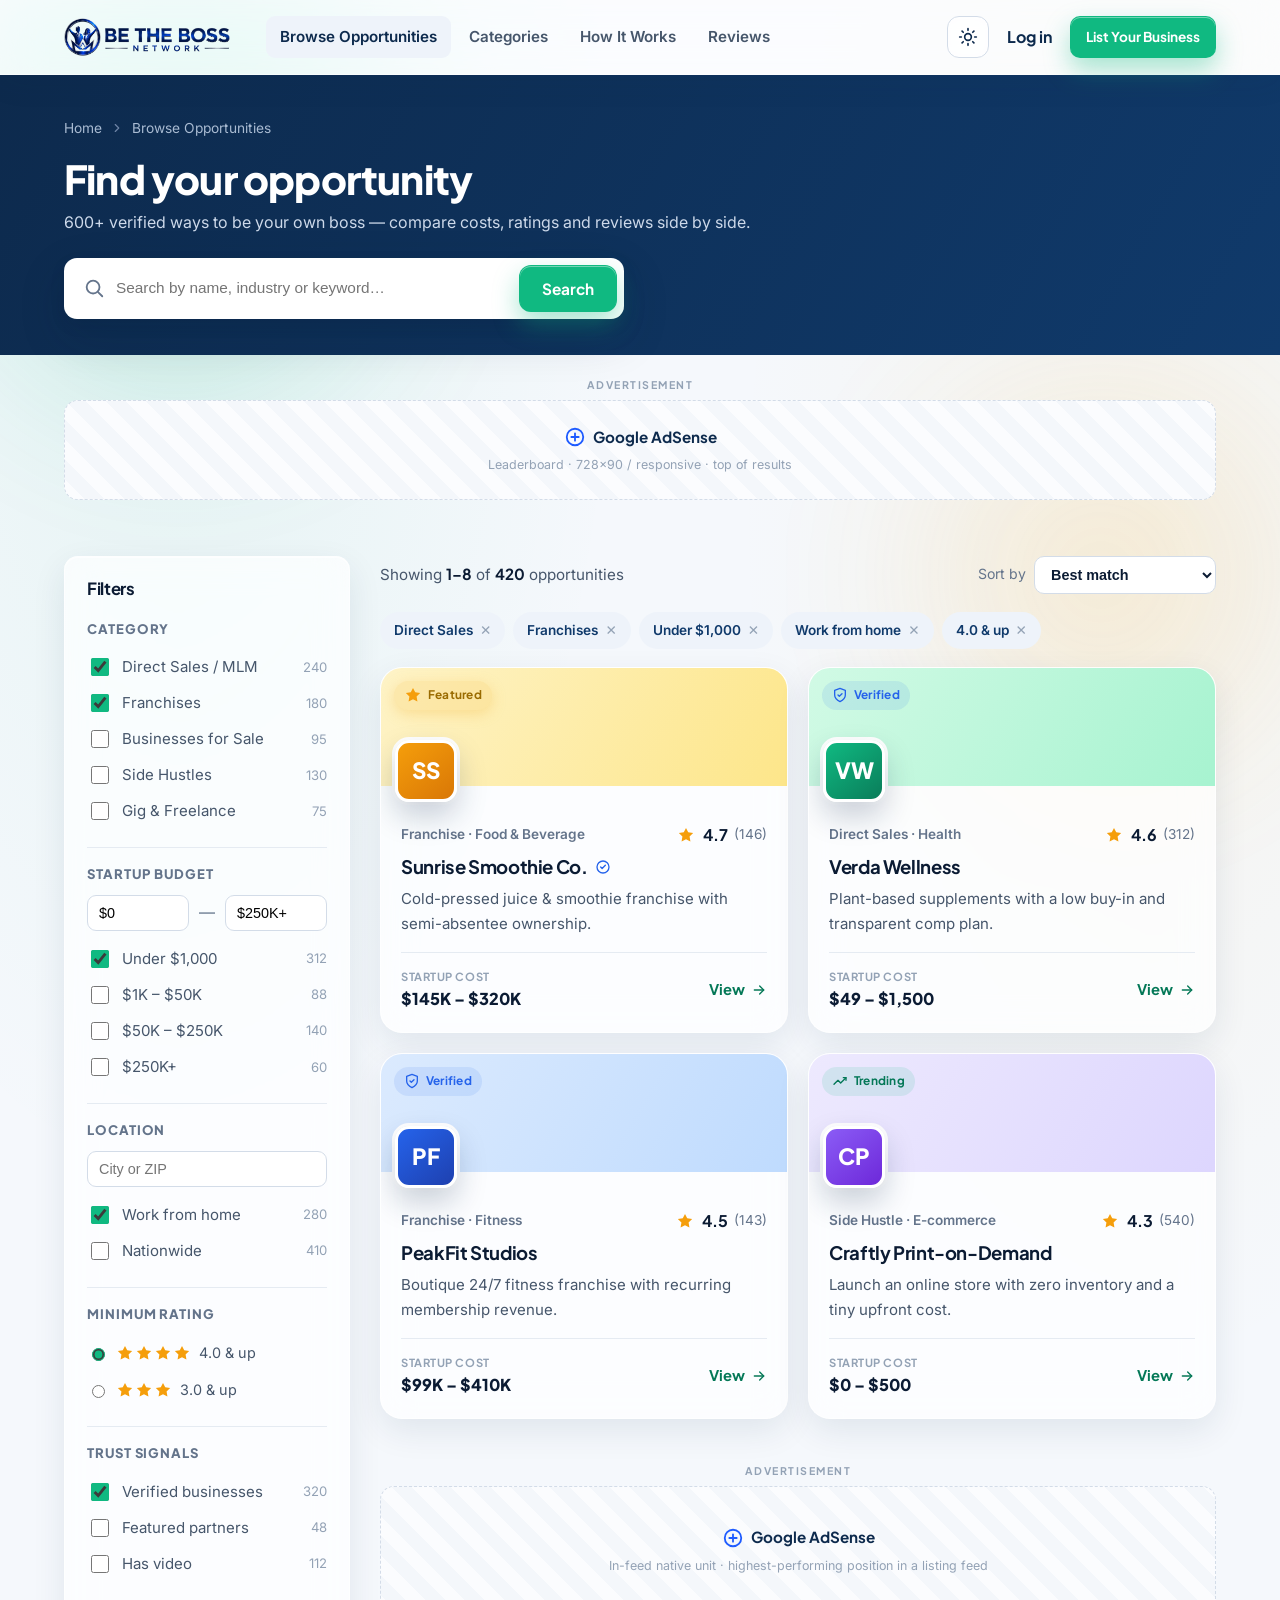
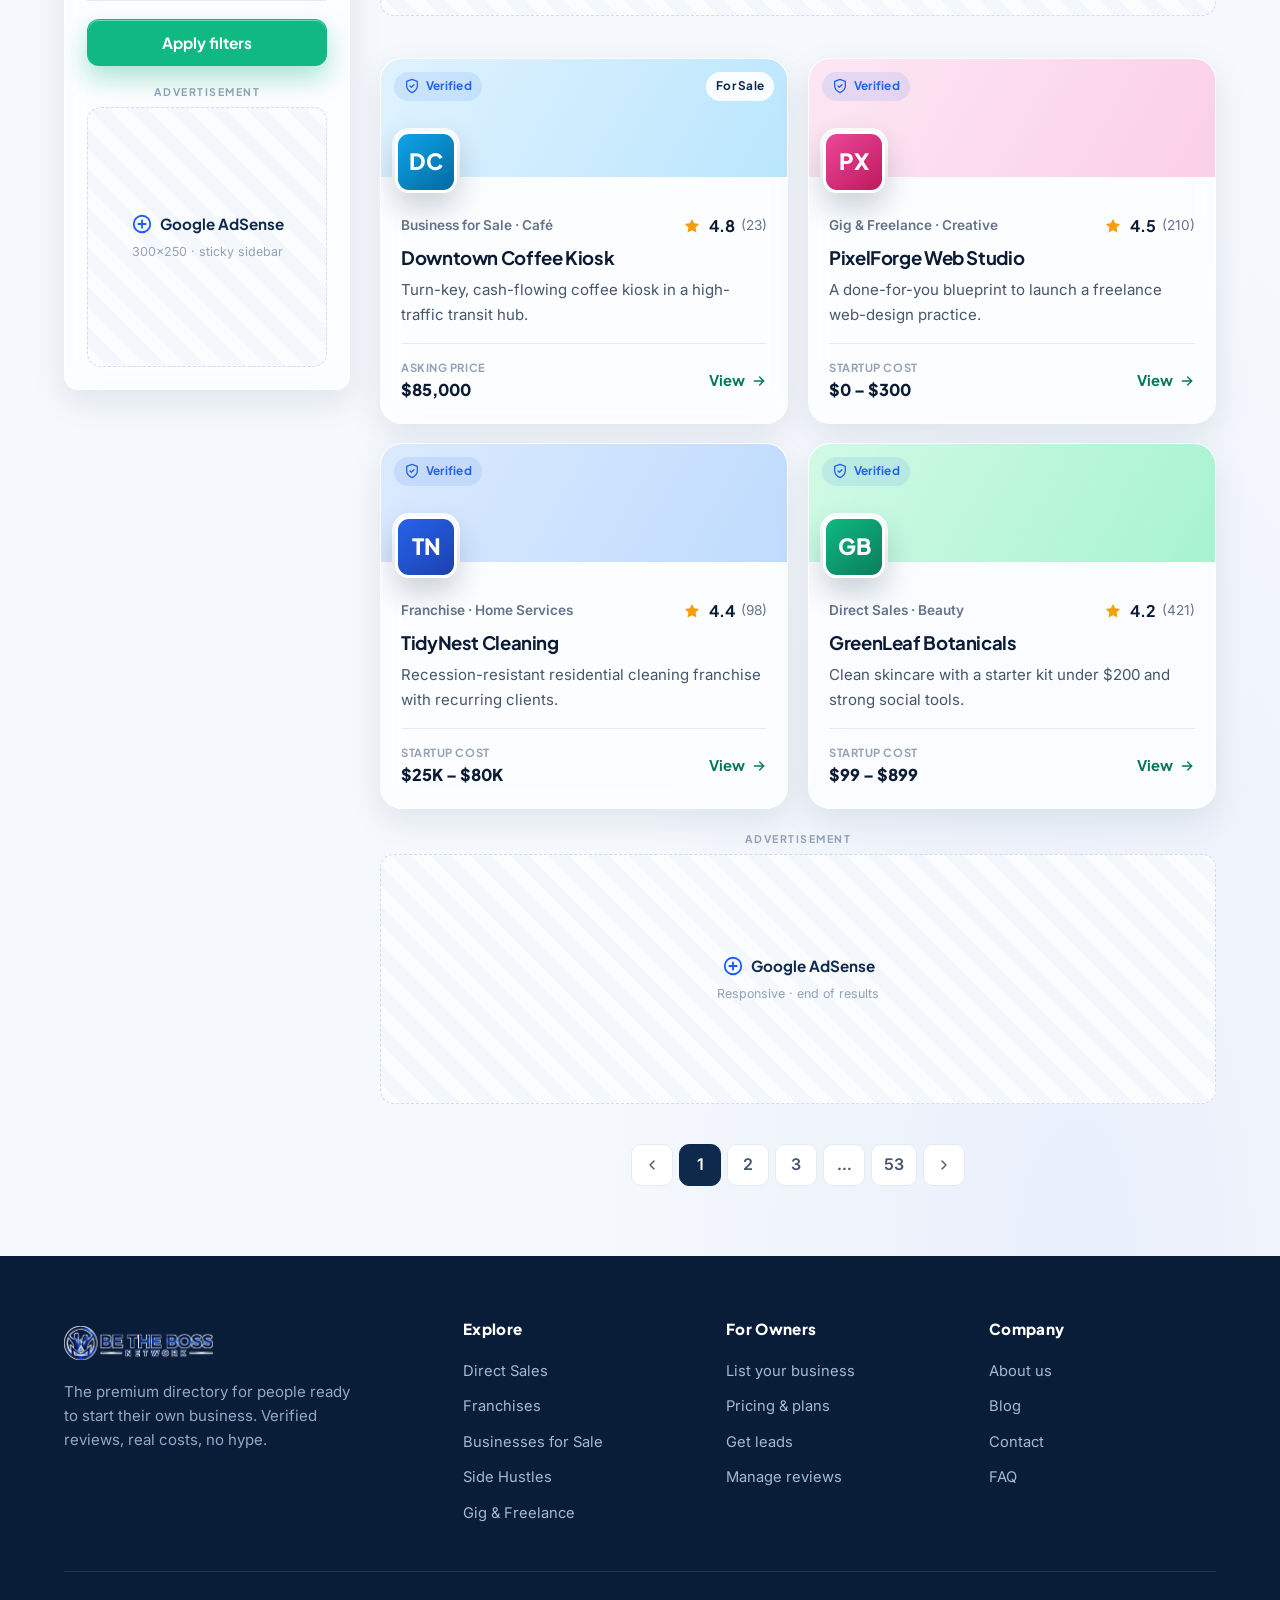
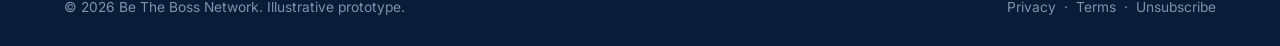
<file: directory.html>
<!DOCTYPE html>
<html lang="en">
<head>
<meta charset="UTF-8" />
<meta name="viewport" content="width=device-width, initial-scale=1" />
<link rel="icon" href="assets/brand/favicon.ico" sizes="any" />
<link rel="icon" type="image/svg+xml" href="assets/brand/be-the-boss-favicon-256.svg" />
<link rel="apple-touch-icon" href="assets/brand/be-the-boss-favicon-256.png" />
<script>try{var t=localStorage.getItem('btbn-theme')||'light';document.documentElement.setAttribute('data-theme',t);}catch(e){}</script>
<title>Browse Opportunities — Be The Boss Network</title>
<meta name="description" content="Browse and compare 600+ business opportunities by category, startup cost, location and rating." />
<link rel="preconnect" href="https://fonts.googleapis.com" />
<link rel="preconnect" href="https://fonts.gstatic.com" crossorigin />
<link href="https://fonts.googleapis.com/css2?family=Inter:wght@400;500;600;700&family=Plus+Jakarta+Sans:wght@600;700;800&display=swap" rel="stylesheet" />
<link rel="stylesheet" href="assets/styles.css" />
<!-- Google AdSense (pub-9959416972855769) — Auto Ads serve site-wide on the live domain -->
<script async src="https://pagead2.googlesyndication.com/pagead/js/adsbygoogle.js?client=ca-pub-9959416972855769" crossorigin="anonymous"></script>
</head>
<body>

<!-- ============ NAV ============ -->
<header class="nav">
  <div class="container nav-inner">
    <a class="brand" href="index.html">
      <img class="brand-logo on-light" src="assets/brand/be-the-boss-nav-light-transparent.webp" alt="Be The Boss Network" />
      <img class="brand-logo on-dark" src="assets/brand/be-the-boss-nav-dark-transparent.webp" alt="Be The Boss Network" />
    </a>
    <nav class="nav-links">
      <a href="directory.html" class="active">Browse Opportunities</a>
      <a href="index.html#categories">Categories</a>
      <a href="index.html#how">How It Works</a>
      <a href="company.html">Reviews</a>
    </nav>
    <div class="nav-actions">
      <button class="theme-toggle" aria-label="Toggle dark mode" title="Toggle dark mode"><svg class="ico sun" viewBox="0 0 24 24"><circle cx="12" cy="12" r="4"/><path d="M12 2v2M12 20v2M4.9 4.9l1.4 1.4M17.7 17.7l1.4 1.4M2 12h2M20 12h2M4.9 19.1l1.4-1.4M17.7 6.3l1.4-1.4"/></svg><svg class="ico moon" viewBox="0 0 24 24"><path d="M21 12.8A9 9 0 1 1 11.2 3 7 7 0 0 0 21 12.8z"/></svg></button>
      <a class="login" href="#">Log in</a>
      <a class="btn btn-primary btn-sm" href="#">List Your Business</a>
    </div>
    <button class="nav-toggle" aria-label="Open menu" aria-expanded="false">
      <svg class="ico" viewBox="0 0 24 24"><path d="M4 6h16M4 12h16M4 18h16"/></svg>
    </button>
  </div>
  <div class="nav-mobile">
    <a href="directory.html">Browse Opportunities</a>
    <a href="index.html#categories">Categories</a>
    <a href="index.html#how">How It Works</a>
    <a href="company.html">Reviews</a>
    <a href="#">Log in</a>
    <a class="btn btn-primary" href="#">List Your Business</a>
  </div>
</header>

<!-- ============ PAGE HEAD ============ -->
<section class="page-head">
  <div class="container">
    <div class="breadcrumb">
      <a href="index.html">Home</a>
      <svg class="ico" viewBox="0 0 24 24"><path d="m9 6 6 6-6 6"/></svg>
      <span>Browse Opportunities</span>
    </div>
    <h1>Find your opportunity</h1>
    <p>600+ verified ways to be your own boss — compare costs, ratings and reviews side by side.</p>
    <form class="dir-search" action="directory.html" data-mock-form data-success="Searching…">
      <div class="field">
        <svg class="ico" viewBox="0 0 24 24"><circle cx="11" cy="11" r="7"/><path d="m21 21-4.3-4.3"/></svg>
        <input placeholder="Search by name, industry or keyword…" />
      </div>
      <button class="btn btn-primary" type="submit">Search</button>
    </form>
  </div>
</section>

<!-- ============ LAYOUT ============ -->
<div class="container">
  <div class="ad-slot ad-leaderboard">
    <div class="ad-label">Advertisement</div>
    <div class="ad-box"><span class="gtag"><svg class="g" viewBox="0 0 24 24" style="fill:none"><circle cx="12" cy="12" r="9" stroke="#1E5BFF" stroke-width="2"/><path d="M12 8v8M8 12h8" stroke="#1E5BFF" stroke-width="2" stroke-linecap="round"/></svg> Google AdSense</span><small>Leaderboard · 728×90 / responsive · top of results</small></div>
  </div>
  <div class="dir-layout">

    <!-- FILTERS -->
    <aside class="filters">
      <h3>Filters</h3>
      <div class="filter-grp">
        <h4>Category</h4>
        <label class="check"><input type="checkbox" checked /> Direct Sales / MLM <span class="tail">240</span></label>
        <label class="check"><input type="checkbox" checked /> Franchises <span class="tail">180</span></label>
        <label class="check"><input type="checkbox" /> Businesses for Sale <span class="tail">95</span></label>
        <label class="check"><input type="checkbox" /> Side Hustles <span class="tail">130</span></label>
        <label class="check"><input type="checkbox" /> Gig &amp; Freelance <span class="tail">75</span></label>
      </div>
      <div class="filter-grp">
        <h4>Startup budget</h4>
        <div class="range-row">
          <input type="text" value="$0" aria-label="Minimum budget" />
          <span class="subtle">—</span>
          <input type="text" value="$250K+" aria-label="Maximum budget" />
        </div>
        <label class="check" style="margin-top:10px"><input type="checkbox" checked /> Under $1,000 <span class="tail">312</span></label>
        <label class="check"><input type="checkbox" /> $1K – $50K <span class="tail">88</span></label>
        <label class="check"><input type="checkbox" /> $50K – $250K <span class="tail">140</span></label>
        <label class="check"><input type="checkbox" /> $250K+ <span class="tail">60</span></label>
      </div>
      <div class="filter-grp">
        <h4>Location</h4>
        <div class="range-row"><input type="text" placeholder="City or ZIP" aria-label="Location" /></div>
        <label class="check" style="margin-top:10px"><input type="checkbox" checked /> Work from home <span class="tail">280</span></label>
        <label class="check"><input type="checkbox" /> Nationwide <span class="tail">410</span></label>
      </div>
      <div class="filter-grp">
        <h4>Minimum rating</h4>
        <label class="rate-opt"><input type="radio" name="rate" checked style="accent-color:var(--emerald)" />
          <span class="stars"><svg class="star" viewBox="0 0 24 24"><path d="M12 2.5l2.95 5.98 6.6.96-4.77 4.65 1.13 6.57L12 17.55l-5.9 3.1 1.13-6.57L2.45 9.44l6.6-.96z"/></svg><svg class="star" viewBox="0 0 24 24"><path d="M12 2.5l2.95 5.98 6.6.96-4.77 4.65 1.13 6.57L12 17.55l-5.9 3.1 1.13-6.57L2.45 9.44l6.6-.96z"/></svg><svg class="star" viewBox="0 0 24 24"><path d="M12 2.5l2.95 5.98 6.6.96-4.77 4.65 1.13 6.57L12 17.55l-5.9 3.1 1.13-6.57L2.45 9.44l6.6-.96z"/></svg><svg class="star" viewBox="0 0 24 24"><path d="M12 2.5l2.95 5.98 6.6.96-4.77 4.65 1.13 6.57L12 17.55l-5.9 3.1 1.13-6.57L2.45 9.44l6.6-.96z"/></svg></span><span>4.0 &amp; up</span></label>
        <label class="rate-opt"><input type="radio" name="rate" style="accent-color:var(--emerald)" />
          <span class="stars"><svg class="star" viewBox="0 0 24 24"><path d="M12 2.5l2.95 5.98 6.6.96-4.77 4.65 1.13 6.57L12 17.55l-5.9 3.1 1.13-6.57L2.45 9.44l6.6-.96z"/></svg><svg class="star" viewBox="0 0 24 24"><path d="M12 2.5l2.95 5.98 6.6.96-4.77 4.65 1.13 6.57L12 17.55l-5.9 3.1 1.13-6.57L2.45 9.44l6.6-.96z"/></svg><svg class="star" viewBox="0 0 24 24"><path d="M12 2.5l2.95 5.98 6.6.96-4.77 4.65 1.13 6.57L12 17.55l-5.9 3.1 1.13-6.57L2.45 9.44l6.6-.96z"/></svg></span><span>3.0 &amp; up</span></label>
      </div>
      <div class="filter-grp">
        <h4>Trust signals</h4>
        <label class="check"><input type="checkbox" checked /> Verified businesses <span class="tail">320</span></label>
        <label class="check"><input type="checkbox" /> Featured partners <span class="tail">48</span></label>
        <label class="check"><input type="checkbox" /> Has video <span class="tail">112</span></label>
      </div>
      <button class="btn btn-primary btn-block">Apply filters</button>
      <div class="ad-slot">
        <div class="ad-label">Advertisement</div>
        <div class="ad-box"><span class="gtag"><svg class="g" viewBox="0 0 24 24" style="fill:none"><circle cx="12" cy="12" r="9" stroke="#1E5BFF" stroke-width="2"/><path d="M12 8v8M8 12h8" stroke="#1E5BFF" stroke-width="2" stroke-linecap="round"/></svg> Google AdSense</span><small>300×250 · sticky sidebar</small></div>
      </div>
    </aside>

    <!-- MAIN -->
    <main class="dir-main">
      <div class="toolbar">
        <div class="count">Showing <b>1–8</b> of <b>420</b> opportunities</div>
        <div class="sort">
          <label for="sort">Sort by</label>
          <select id="sort">
            <option>Best match</option>
            <option>Highest rated</option>
            <option>Most reviewed</option>
            <option>Lowest startup cost</option>
            <option>Newest</option>
          </select>
        </div>
      </div>
      <div class="active-filters">
        <span class="chip">Direct Sales <span class="x">✕</span></span>
        <span class="chip">Franchises <span class="x">✕</span></span>
        <span class="chip">Under $1,000 <span class="x">✕</span></span>
        <span class="chip">Work from home <span class="x">✕</span></span>
        <span class="chip">4.0 &amp; up <span class="x">✕</span></span>
      </div>

      <div class="dir-grid">

        <a class="opp-card" href="company.html">
          <div class="opp-cover cv-3"><span class="badge badge-featured left"><svg class="star" viewBox="0 0 24 24"><path d="M12 2.5l2.95 5.98 6.6.96-4.77 4.65 1.13 6.57L12 17.55l-5.9 3.1 1.13-6.57L2.45 9.44l6.6-.96z"/></svg> Featured</span><div class="opp-logo lg-3">SS</div></div>
          <div class="opp-body">
            <div class="top"><span class="opp-cat">Franchise · Food &amp; Beverage</span><span class="rating"><svg class="star" viewBox="0 0 24 24"><path d="M12 2.5l2.95 5.98 6.6.96-4.77 4.65 1.13 6.57L12 17.55l-5.9 3.1 1.13-6.57L2.45 9.44l6.6-.96z"/></svg><span class="score">4.7</span><span class="count">(146)</span></span></div>
            <h3>Sunrise Smoothie Co. <svg class="ico ico-sm" viewBox="0 0 24 24"><circle cx="12" cy="12" r="9"/><path d="m8.5 12 2.2 2.2 4.8-4.8"/></svg></h3>
            <p class="opp-desc">Cold-pressed juice &amp; smoothie franchise with semi-absentee ownership.</p>
            <div class="opp-foot"><div class="opp-cost"><span class="lbl">Startup cost</span><span class="val">$145K – $320K</span></div><span class="link-arrow">View <svg class="ico ico-sm" viewBox="0 0 24 24"><path d="M5 12h14"/><path d="m13 6 6 6-6 6"/></svg></span></div>
          </div>
        </a>

        <a class="opp-card" href="company.html">
          <div class="opp-cover cv-1"><span class="badge badge-verified left"><svg class="ico ico-sm" viewBox="0 0 24 24"><path d="M12 22s8-4 8-10V5l-8-3-8 3v7c0 6 8 10 8 10Z"/><path d="m9 12 2 2 4-4"/></svg> Verified</span><div class="opp-logo lg-1">VW</div></div>
          <div class="opp-body">
            <div class="top"><span class="opp-cat">Direct Sales · Health</span><span class="rating"><svg class="star" viewBox="0 0 24 24"><path d="M12 2.5l2.95 5.98 6.6.96-4.77 4.65 1.13 6.57L12 17.55l-5.9 3.1 1.13-6.57L2.45 9.44l6.6-.96z"/></svg><span class="score">4.6</span><span class="count">(312)</span></span></div>
            <h3>Verda Wellness</h3>
            <p class="opp-desc">Plant-based supplements with a low buy-in and transparent comp plan.</p>
            <div class="opp-foot"><div class="opp-cost"><span class="lbl">Startup cost</span><span class="val">$49 – $1,500</span></div><span class="link-arrow">View <svg class="ico ico-sm" viewBox="0 0 24 24"><path d="M5 12h14"/><path d="m13 6 6 6-6 6"/></svg></span></div>
          </div>
        </a>

        <a class="opp-card" href="company.html">
          <div class="opp-cover cv-2"><span class="badge badge-verified left"><svg class="ico ico-sm" viewBox="0 0 24 24"><path d="M12 22s8-4 8-10V5l-8-3-8 3v7c0 6 8 10 8 10Z"/><path d="m9 12 2 2 4-4"/></svg> Verified</span><div class="opp-logo lg-2">PF</div></div>
          <div class="opp-body">
            <div class="top"><span class="opp-cat">Franchise · Fitness</span><span class="rating"><svg class="star" viewBox="0 0 24 24"><path d="M12 2.5l2.95 5.98 6.6.96-4.77 4.65 1.13 6.57L12 17.55l-5.9 3.1 1.13-6.57L2.45 9.44l6.6-.96z"/></svg><span class="score">4.5</span><span class="count">(143)</span></span></div>
            <h3>PeakFit Studios</h3>
            <p class="opp-desc">Boutique 24/7 fitness franchise with recurring membership revenue.</p>
            <div class="opp-foot"><div class="opp-cost"><span class="lbl">Startup cost</span><span class="val">$99K – $410K</span></div><span class="link-arrow">View <svg class="ico ico-sm" viewBox="0 0 24 24"><path d="M5 12h14"/><path d="m13 6 6 6-6 6"/></svg></span></div>
          </div>
        </a>

        <a class="opp-card" href="company.html">
          <div class="opp-cover cv-4"><span class="badge badge-new left"><svg class="ico ico-sm" viewBox="0 0 24 24"><path d="M3 17l6-6 4 4 8-8"/><path d="M17 7h4v4"/></svg> Trending</span><div class="opp-logo lg-4">CP</div></div>
          <div class="opp-body">
            <div class="top"><span class="opp-cat">Side Hustle · E-commerce</span><span class="rating"><svg class="star" viewBox="0 0 24 24"><path d="M12 2.5l2.95 5.98 6.6.96-4.77 4.65 1.13 6.57L12 17.55l-5.9 3.1 1.13-6.57L2.45 9.44l6.6-.96z"/></svg><span class="score">4.3</span><span class="count">(540)</span></span></div>
            <h3>Craftly Print-on-Demand</h3>
            <p class="opp-desc">Launch an online store with zero inventory and a tiny upfront cost.</p>
            <div class="opp-foot"><div class="opp-cost"><span class="lbl">Startup cost</span><span class="val">$0 – $500</span></div><span class="link-arrow">View <svg class="ico ico-sm" viewBox="0 0 24 24"><path d="M5 12h14"/><path d="m13 6 6 6-6 6"/></svg></span></div>
          </div>
        </a>

        <div class="ad-feed ad-slot">
          <div class="ad-label">Advertisement</div>
          <div class="ad-box"><span class="gtag"><svg class="g" viewBox="0 0 24 24" style="fill:none"><circle cx="12" cy="12" r="9" stroke="#1E5BFF" stroke-width="2"/><path d="M12 8v8M8 12h8" stroke="#1E5BFF" stroke-width="2" stroke-linecap="round"/></svg> Google AdSense</span><small>In-feed native unit · highest-performing position in a listing feed</small></div>
        </div>
        <a class="opp-card" href="company.html">
          <div class="opp-cover cv-6"><span class="badge badge-verified left"><svg class="ico ico-sm" viewBox="0 0 24 24"><path d="M12 22s8-4 8-10V5l-8-3-8 3v7c0 6 8 10 8 10Z"/><path d="m9 12 2 2 4-4"/></svg> Verified</span><span class="badge right">For Sale</span><div class="opp-logo lg-6">DC</div></div>
          <div class="opp-body">
            <div class="top"><span class="opp-cat">Business for Sale · Café</span><span class="rating"><svg class="star" viewBox="0 0 24 24"><path d="M12 2.5l2.95 5.98 6.6.96-4.77 4.65 1.13 6.57L12 17.55l-5.9 3.1 1.13-6.57L2.45 9.44l6.6-.96z"/></svg><span class="score">4.8</span><span class="count">(23)</span></span></div>
            <h3>Downtown Coffee Kiosk</h3>
            <p class="opp-desc">Turn-key, cash-flowing coffee kiosk in a high-traffic transit hub.</p>
            <div class="opp-foot"><div class="opp-cost"><span class="lbl">Asking price</span><span class="val">$85,000</span></div><span class="link-arrow">View <svg class="ico ico-sm" viewBox="0 0 24 24"><path d="M5 12h14"/><path d="m13 6 6 6-6 6"/></svg></span></div>
          </div>
        </a>

        <a class="opp-card" href="company.html">
          <div class="opp-cover cv-5"><span class="badge badge-verified left"><svg class="ico ico-sm" viewBox="0 0 24 24"><path d="M12 22s8-4 8-10V5l-8-3-8 3v7c0 6 8 10 8 10Z"/><path d="m9 12 2 2 4-4"/></svg> Verified</span><div class="opp-logo lg-5">PX</div></div>
          <div class="opp-body">
            <div class="top"><span class="opp-cat">Gig &amp; Freelance · Creative</span><span class="rating"><svg class="star" viewBox="0 0 24 24"><path d="M12 2.5l2.95 5.98 6.6.96-4.77 4.65 1.13 6.57L12 17.55l-5.9 3.1 1.13-6.57L2.45 9.44l6.6-.96z"/></svg><span class="score">4.5</span><span class="count">(210)</span></span></div>
            <h3>PixelForge Web Studio</h3>
            <p class="opp-desc">A done-for-you blueprint to launch a freelance web-design practice.</p>
            <div class="opp-foot"><div class="opp-cost"><span class="lbl">Startup cost</span><span class="val">$0 – $300</span></div><span class="link-arrow">View <svg class="ico ico-sm" viewBox="0 0 24 24"><path d="M5 12h14"/><path d="m13 6 6 6-6 6"/></svg></span></div>
          </div>
        </a>

        <a class="opp-card" href="company.html">
          <div class="opp-cover cv-2"><span class="badge badge-verified left"><svg class="ico ico-sm" viewBox="0 0 24 24"><path d="M12 22s8-4 8-10V5l-8-3-8 3v7c0 6 8 10 8 10Z"/><path d="m9 12 2 2 4-4"/></svg> Verified</span><div class="opp-logo lg-2">TN</div></div>
          <div class="opp-body">
            <div class="top"><span class="opp-cat">Franchise · Home Services</span><span class="rating"><svg class="star" viewBox="0 0 24 24"><path d="M12 2.5l2.95 5.98 6.6.96-4.77 4.65 1.13 6.57L12 17.55l-5.9 3.1 1.13-6.57L2.45 9.44l6.6-.96z"/></svg><span class="score">4.4</span><span class="count">(98)</span></span></div>
            <h3>TidyNest Cleaning</h3>
            <p class="opp-desc">Recession-resistant residential cleaning franchise with recurring clients.</p>
            <div class="opp-foot"><div class="opp-cost"><span class="lbl">Startup cost</span><span class="val">$25K – $80K</span></div><span class="link-arrow">View <svg class="ico ico-sm" viewBox="0 0 24 24"><path d="M5 12h14"/><path d="m13 6 6 6-6 6"/></svg></span></div>
          </div>
        </a>

        <a class="opp-card" href="company.html">
          <div class="opp-cover cv-1"><span class="badge badge-verified left"><svg class="ico ico-sm" viewBox="0 0 24 24"><path d="M12 22s8-4 8-10V5l-8-3-8 3v7c0 6 8 10 8 10Z"/><path d="m9 12 2 2 4-4"/></svg> Verified</span><div class="opp-logo lg-1">GB</div></div>
          <div class="opp-body">
            <div class="top"><span class="opp-cat">Direct Sales · Beauty</span><span class="rating"><svg class="star" viewBox="0 0 24 24"><path d="M12 2.5l2.95 5.98 6.6.96-4.77 4.65 1.13 6.57L12 17.55l-5.9 3.1 1.13-6.57L2.45 9.44l6.6-.96z"/></svg><span class="score">4.2</span><span class="count">(421)</span></span></div>
            <h3>GreenLeaf Botanicals</h3>
            <p class="opp-desc">Clean skincare with a starter kit under $200 and strong social tools.</p>
            <div class="opp-foot"><div class="opp-cost"><span class="lbl">Startup cost</span><span class="val">$99 – $899</span></div><span class="link-arrow">View <svg class="ico ico-sm" viewBox="0 0 24 24"><path d="M5 12h14"/><path d="m13 6 6 6-6 6"/></svg></span></div>
          </div>
        </a>

      </div>

      <div class="ad-slot">
        <div class="ad-label">Advertisement</div>
        <div class="ad-box"><span class="gtag"><svg class="g" viewBox="0 0 24 24" style="fill:none"><circle cx="12" cy="12" r="9" stroke="#1E5BFF" stroke-width="2"/><path d="M12 8v8M8 12h8" stroke="#1E5BFF" stroke-width="2" stroke-linecap="round"/></svg> Google AdSense</span><small>Responsive · end of results</small></div>
      </div>
      <nav class="pagination" aria-label="Pagination">
        <a href="#" aria-label="Previous"><svg class="ico ico-sm" viewBox="0 0 24 24"><path d="m15 6-6 6 6 6"/></svg></a>
        <a href="#" class="active">1</a>
        <a href="#">2</a>
        <a href="#">3</a>
        <a href="#">…</a>
        <a href="#">53</a>
        <a href="#" aria-label="Next"><svg class="ico ico-sm" viewBox="0 0 24 24"><path d="m9 6 6 6-6 6"/></svg></a>
      </nav>
    </main>
  </div>
</div>

<!-- ============ FOOTER ============ -->
<footer class="footer">
  <div class="container">
    <div class="footer-top">
      <div class="footer-col">
        <a class="brand" href="index.html"><img class="brand-logo on-dark" src="assets/brand/be-the-boss-nav-dark-transparent.webp" alt="Be The Boss Network" /></a>
        <p>The premium directory for people ready to start their own business. Verified reviews, real costs, no hype.</p>
      </div>
      <div class="footer-col"><h4>Explore</h4><a href="directory.html">Direct Sales</a><a href="directory.html">Franchises</a><a href="directory.html">Businesses for Sale</a><a href="directory.html">Side Hustles</a><a href="directory.html">Gig &amp; Freelance</a></div>
      <div class="footer-col"><h4>For Owners</h4><a href="#">List your business</a><a href="#">Pricing &amp; plans</a><a href="#">Get leads</a><a href="#">Manage reviews</a></div>
      <div class="footer-col"><h4>Company</h4><a href="#">About us</a><a href="#">Blog</a><a href="#">Contact</a><a href="#">FAQ</a></div>
    </div>
    <div class="footer-bot">
      <span>© 2026 Be The Boss Network. Illustrative prototype.</span>
      <span><a href="#">Privacy</a> &nbsp;·&nbsp; <a href="#">Terms</a> &nbsp;·&nbsp; <a href="#">Unsubscribe</a></span>
    </div>
  </div>
</footer>

<script src="assets/app.js"></script>
</body>
</html>
</file>
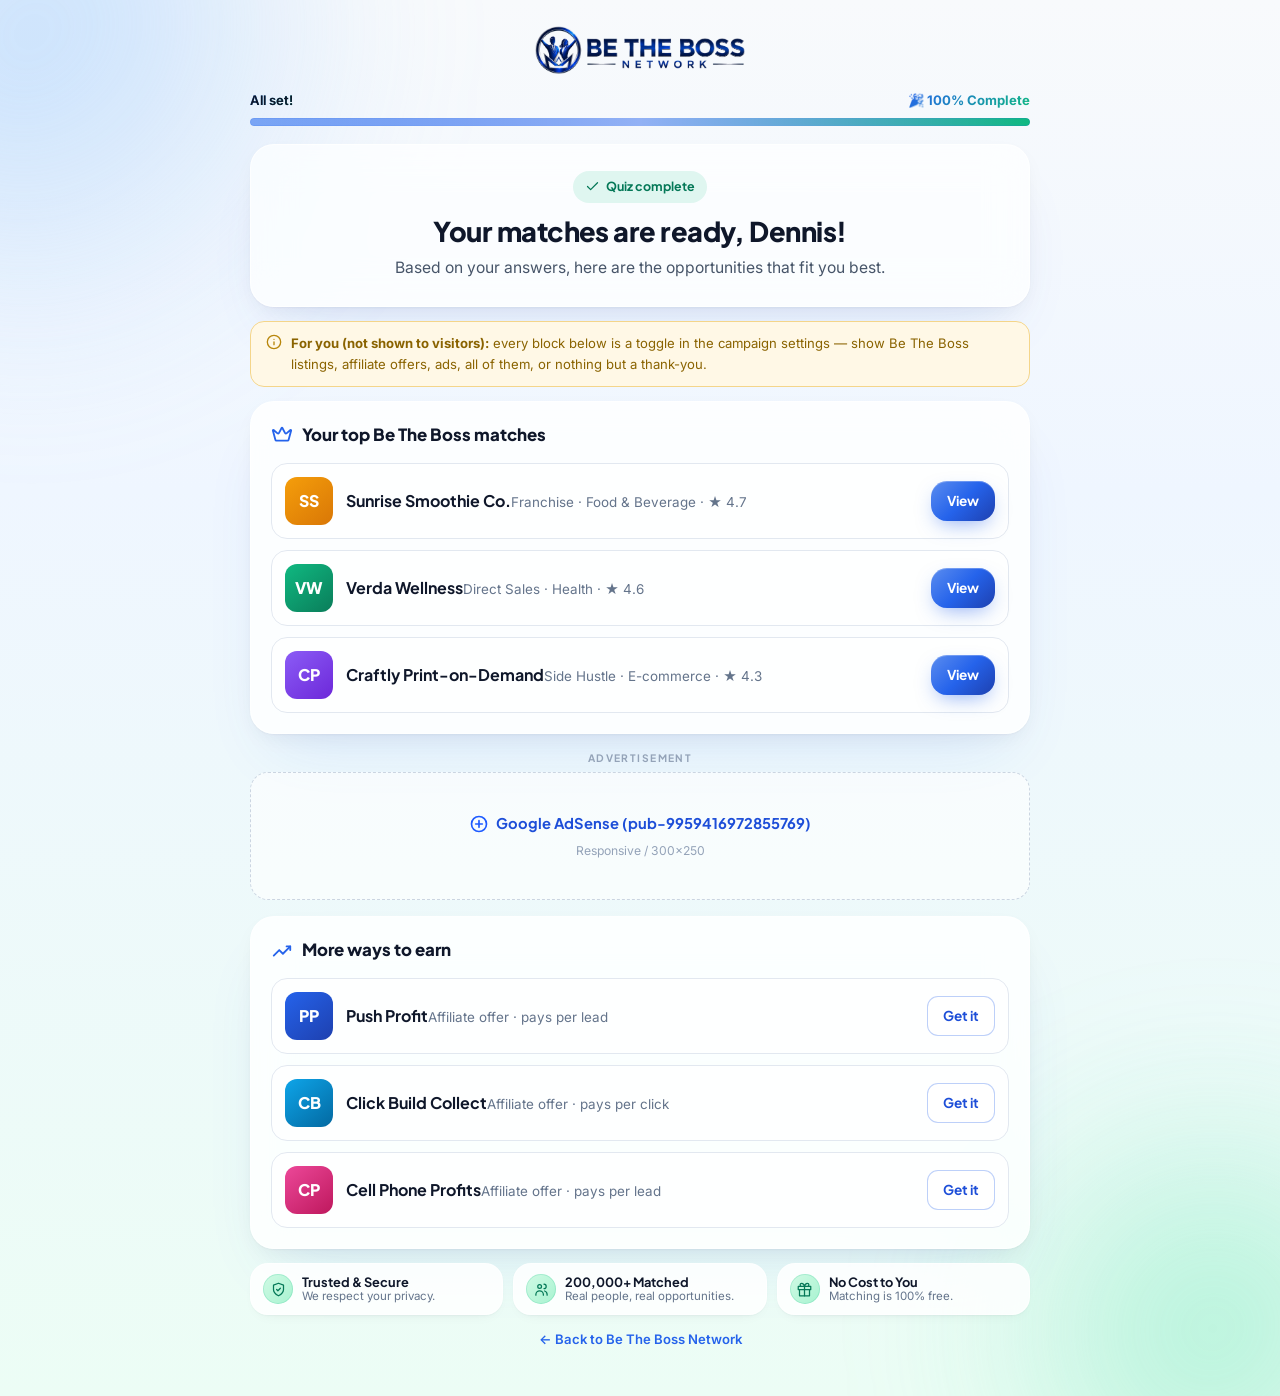
<file: quiz-results.html>
<!DOCTYPE html>
<html lang="en">
<head>
<meta charset="UTF-8" />
<meta name="viewport" content="width=device-width, initial-scale=1" />
<link rel="icon" href="assets/brand/favicon.ico" sizes="any" />
<link rel="icon" type="image/svg+xml" href="assets/brand/be-the-boss-favicon-256.svg" />
<link rel="apple-touch-icon" href="assets/brand/be-the-boss-favicon-256.png" />
<title>Your matches — Be The Boss Network</title>
<meta name="description" content="Your personalized business matches." />
<link rel="preconnect" href="https://fonts.googleapis.com" />
<link rel="preconnect" href="https://fonts.gstatic.com" crossorigin />
<link href="https://fonts.googleapis.com/css2?family=Inter:wght@400;500;600;700&family=Plus+Jakarta+Sans:wght@600;700;800&display=swap" rel="stylesheet" />
<link rel="stylesheet" href="assets/styles.css" />
<link rel="stylesheet" href="assets/funnel.css" />
<script async src="https://pagead2.googlesyndication.com/pagead/js/adsbygoogle.js?client=ca-pub-9959416972855769" crossorigin="anonymous"></script>
</head>
<body>

<div class="funnel-bg">
  <div class="funnel-wrap">

    <!-- Header -->
    <header class="fheader fade-up">
      <div class="fbrand">
        <img class="brand-logo" src="assets/brand/be-the-boss-nav-light-transparent.webp" alt="Be The Boss Network" />
      </div>
      <div class="fprogress-row">
        <span class="text-grad" style="-webkit-text-fill-color:initial;color:#0f172a;font-weight:600">All set!</span>
        <span class="text-grad">🎉 100% Complete</span>
      </div>
      <div class="progress-track"><div class="progress-fill" style="width:100%"></div></div>
    </header>

    <!-- Results header -->
    <section class="glass-card results-card fade-up d1">
      <span class="badge-done"><svg class="ico" viewBox="0 0 24 24" style="width:15px;height:15px"><path d="M20 6 9 17l-5-5"/></svg> Quiz complete</span>
      <h1>Your matches are ready, Dennis!</h1>
      <p>Based on your answers, here are the opportunities that fit you best.</p>
    </section>

    <!-- For-you note (not shown to real visitors) -->
    <div class="config-note fade-up d1">
      <svg class="ico" viewBox="0 0 24 24" style="width:16px;height:16px"><circle cx="12" cy="12" r="10"/><path d="M12 16v-4M12 8h.01"/></svg>
      <span><b>For you (not shown to visitors):</b> every block below is a toggle in the campaign settings — show Be The Boss listings, affiliate offers, ads, all of them, or nothing but a thank-you.</span>
    </div>

    <!-- Be The Boss matches -->
    <section class="glass-card match-card fade-up d2">
      <div class="block-label"><svg class="ico" viewBox="0 0 24 24"><path d="M11.562 3.266a.5.5 0 0 1 .876 0L15.39 8.87a1 1 0 0 0 1.516.294L21.183 5.5a.5.5 0 0 1 .798.519l-2.834 10.246a1 1 0 0 1-.956.734H5.81a1 1 0 0 1-.957-.734L2.02 6.02a.5.5 0 0 1 .798-.52l4.276 3.664a1 1 0 0 0 1.516-.294z"/></svg> Your top Be The Boss matches</div>
      <div class="offer-row">
        <a class="offer" href="company.html">
          <span class="ologo lg-3">SS</span>
          <span class="oinfo"><span class="oname">Sunrise Smoothie Co.</span><span class="odesc">Franchise · Food &amp; Beverage · ★ 4.7</span></span>
          <span class="btn-primary fcontinue" style="width:auto;margin:0;padding:9px 16px;font-size:.85rem">View</span>
        </a>
        <a class="offer" href="company.html">
          <span class="ologo lg-1">VW</span>
          <span class="oinfo"><span class="oname">Verda Wellness</span><span class="odesc">Direct Sales · Health · ★ 4.6</span></span>
          <span class="btn-primary fcontinue" style="width:auto;margin:0;padding:9px 16px;font-size:.85rem">View</span>
        </a>
        <a class="offer" href="company.html">
          <span class="ologo lg-4">CP</span>
          <span class="oinfo"><span class="oname">Craftly Print-on-Demand</span><span class="odesc">Side Hustle · E-commerce · ★ 4.3</span></span>
          <span class="btn-primary fcontinue" style="width:auto;margin:0;padding:9px 16px;font-size:.85rem">View</span>
        </a>
      </div>
    </section>

    <!-- Ad -->
    <div class="ad-slot fade-up d2">
      <div class="ad-label">Advertisement</div>
      <div class="ad-box">
        <span class="gtag"><svg class="g" viewBox="0 0 24 24" style="fill:none"><circle cx="12" cy="12" r="9" stroke="#1E5BFF" stroke-width="2"/><path d="M12 8v8M8 12h8" stroke="#1E5BFF" stroke-width="2" stroke-linecap="round"/></svg> Google AdSense (pub-9959416972855769)</span>
        <small>Responsive / 300×250</small>
      </div>
    </div>

    <!-- Affiliate offers -->
    <section class="glass-card match-card fade-up d3">
      <div class="block-label"><svg class="ico" viewBox="0 0 24 24"><path d="M3 17l6-6 4 4 8-8"/><path d="M17 7h4v4"/></svg> More ways to earn</div>
      <div class="offer-row">
        <a class="offer" href="#"><span class="ologo lg-2">PP</span><span class="oinfo"><span class="oname">Push Profit</span><span class="odesc">Affiliate offer · pays per lead</span></span><span class="btn-secondary-mini">Get it</span></a>
        <a class="offer" href="#"><span class="ologo lg-6">CB</span><span class="oinfo"><span class="oname">Click Build Collect</span><span class="odesc">Affiliate offer · pays per click</span></span><span class="btn-secondary-mini">Get it</span></a>
        <a class="offer" href="#"><span class="ologo lg-5">CP</span><span class="oinfo"><span class="oname">Cell Phone Profits</span><span class="odesc">Affiliate offer · pays per lead</span></span><span class="btn-secondary-mini">Get it</span></a>
      </div>
    </section>

    <!-- Trust badges -->
    <section class="trust-badges fade-up d3">
      <div class="trust-badge">
        <span class="tb-icon"><svg class="ico" viewBox="0 0 24 24"><path d="M12 22s8-4 8-10V5l-8-3-8 3v7c0 6 8 10 8 10Z"/><path d="m9 12 2 2 4-4"/></svg></span>
        <div><div class="tb-title">Trusted &amp; Secure</div><div class="tb-body">We respect your privacy.</div></div>
      </div>
      <div class="trust-badge">
        <span class="tb-icon"><svg class="ico" viewBox="0 0 24 24"><circle cx="9" cy="7" r="3"/><path d="M3 21v-1a6 6 0 0 1 12 0v1"/><path d="M16 3.5a3 3 0 0 1 0 7M21 21v-1a6 6 0 0 0-4-5.6"/></svg></span>
        <div><div class="tb-title">200,000+ Matched</div><div class="tb-body">Real people, real opportunities.</div></div>
      </div>
      <div class="trust-badge">
        <span class="tb-icon"><svg class="ico" viewBox="0 0 24 24"><path d="M20 12v10H4V12"/><path d="M2 7h20v5H2zM12 22V7M12 7H7.5a2.5 2.5 0 0 1 0-5C11 2 12 7 12 7zM12 7h4.5a2.5 2.5 0 0 0 0-5C13 2 12 7 12 7z"/></svg></span>
        <div><div class="tb-title">No Cost to You</div><div class="tb-body">Matching is 100% free.</div></div>
      </div>
    </section>

    <p class="footer-tagline fade-up d3"><a href="index.html" style="color:var(--fb-blue);font-weight:600;text-decoration:none">← Back to Be The Boss Network</a></p>

  </div>
</div>

<script src="assets/app.js"></script>
</body>
</html>
</file>
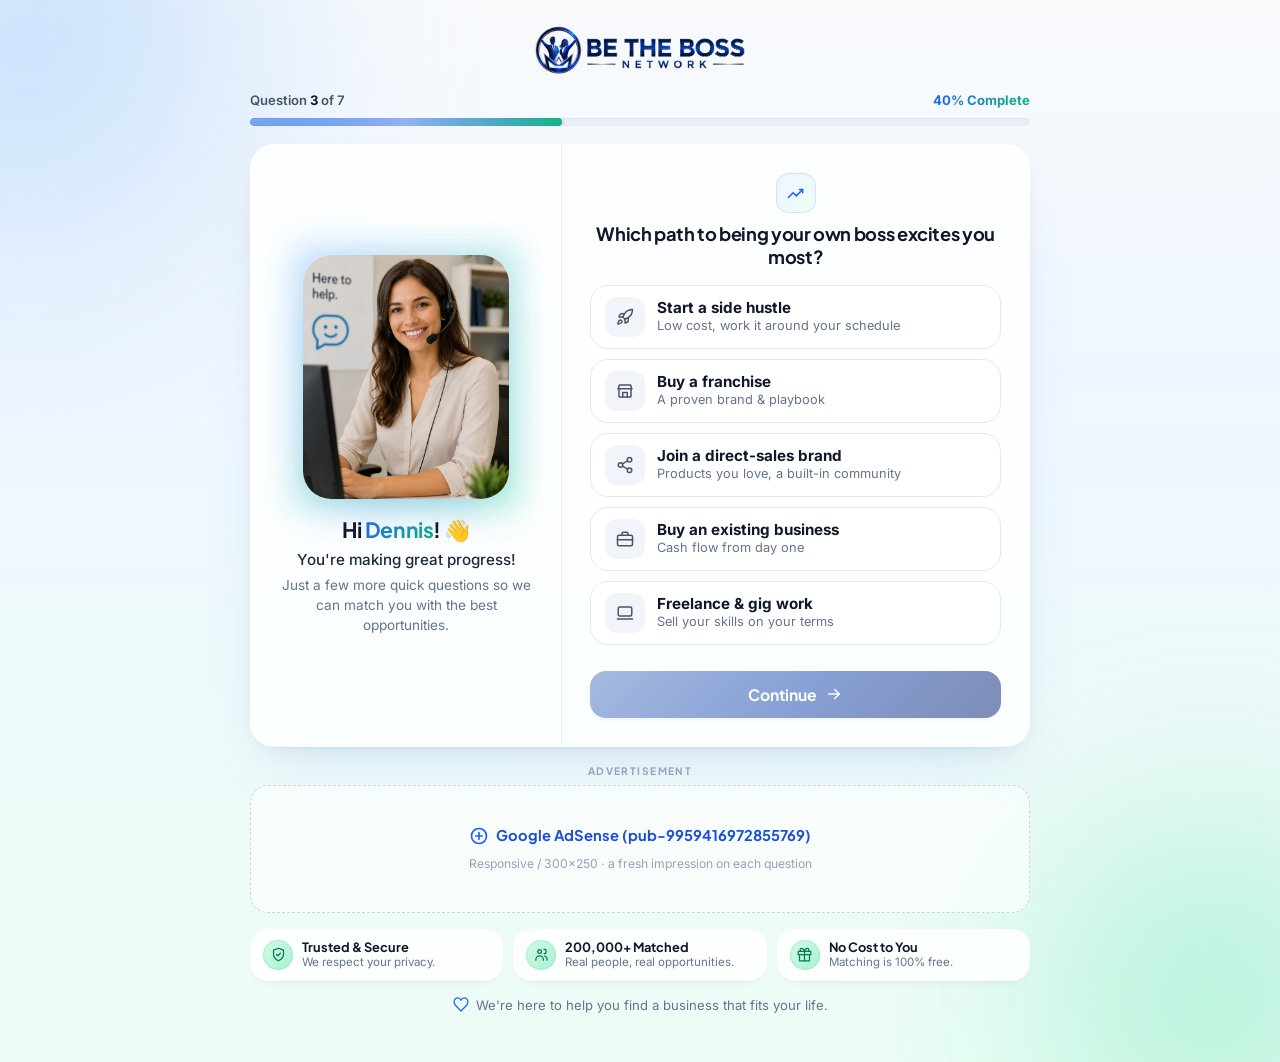
<file: quiz-step.html>
<!DOCTYPE html>
<html lang="en">
<head>
<meta charset="UTF-8" />
<meta name="viewport" content="width=device-width, initial-scale=1" />
<link rel="icon" href="assets/brand/favicon.ico" sizes="any" />
<link rel="icon" type="image/svg+xml" href="assets/brand/be-the-boss-favicon-256.svg" />
<link rel="apple-touch-icon" href="assets/brand/be-the-boss-favicon-256.png" />
<title>Find your business — Be The Boss Network</title>
<meta name="description" content="Answer a few quick questions and we'll match you with the right way to be your own boss." />
<link rel="preconnect" href="https://fonts.googleapis.com" />
<link rel="preconnect" href="https://fonts.gstatic.com" crossorigin />
<link href="https://fonts.googleapis.com/css2?family=Inter:wght@400;500;600;700&family=Plus+Jakarta+Sans:wght@600;700;800&display=swap" rel="stylesheet" />
<link rel="stylesheet" href="assets/styles.css" />
<link rel="stylesheet" href="assets/funnel.css" />
<!-- One AdSense unit per question page (a fresh impression on every step) -->
<script async src="https://pagead2.googlesyndication.com/pagead/js/adsbygoogle.js?client=ca-pub-9959416972855769" crossorigin="anonymous"></script>
</head>
<body>

<div class="funnel-bg">
  <div class="funnel-wrap">

    <!-- Header: brand + progress -->
    <header class="fheader fade-up">
      <div class="fbrand">
        <img class="brand-logo" src="assets/brand/be-the-boss-nav-light-transparent.webp" alt="Be The Boss Network" />
      </div>
      <div class="fprogress-row">
        <span>Question <b>3</b> of 7</span>
        <span class="text-grad">40% Complete</span>
      </div>
      <div class="progress-track"><div class="progress-fill" style="width:40%"></div></div>
    </header>

    <!-- Glass card: greeting | question -->
    <main class="glass-card fcard fade-up d1">
      <div class="fgrid">

        <!-- Greeting -->
        <section class="greeting">
          <div class="hero-photo-wrap">
            <span class="hero-photo-glow" aria-hidden="true"></span>
            <div class="hero-photo"><img src="assets/customer-service-rep.webp" alt="A Be The Boss advisor ready to help you find the right opportunity" loading="eager" /></div>
          </div>
          <div class="greeting-text">
            <h1>Hi <span class="text-grad">Dennis</span>! <span aria-hidden="true">👋</span></h1>
            <p class="gheadline">You're making great progress!</p>
            <p class="gsubline">Just a few more quick questions so we can match you with the best opportunities.</p>
          </div>
        </section>

        <!-- Question -->
        <section class="qform">
          <div class="qhead">
            <span class="qicon"><svg class="ico" viewBox="0 0 24 24"><path d="M3 17l6-6 4 4 8-8"/><path d="M17 7h4v4"/></svg></span>
            <h2>Which path to being your own boss excites you most?</h2>
          </div>

          <form id="qform" class="options" action="quiz-results.html">
            <button type="button" class="option-card" data-opt>
              <span class="opt-ico"><svg class="ico" viewBox="0 0 24 24"><path d="M4.5 16.5c-1.5 1.26-2 5-2 5s3.74-.5 5-2c.71-.84.7-2.13-.09-2.91a2.18 2.18 0 0 0-2.91-.09z"/><path d="M12 15l-3-3a22 22 0 0 1 2-3.95A12.88 12.88 0 0 1 22 2c0 2.72-.78 7.5-6 11a22.35 22.35 0 0 1-4 2z"/><path d="M9 12H4s.55-3.03 2-4c1.62-1.08 5 0 5 0"/><path d="M12 15v5s3.03-.55 4-2c1.08-1.62 0-5 0-5"/></svg></span>
              <span class="opt-text"><span class="opt-label">Start a side hustle</span><span class="opt-sub">Low cost, work it around your schedule</span></span>
              <span class="opt-check"><svg class="ico" viewBox="0 0 24 24"><path d="M20 6 9 17l-5-5"/></svg></span>
            </button>
            <button type="button" class="option-card" data-opt>
              <span class="opt-ico"><svg class="ico" viewBox="0 0 24 24"><path d="M3 9 4.5 4h15L21 9"/><path d="M4 9v10a1 1 0 0 0 1 1h14a1 1 0 0 0 1-1V9"/><path d="M9 20v-6h6v6"/><path d="M3 9h18"/></svg></span>
              <span class="opt-text"><span class="opt-label">Buy a franchise</span><span class="opt-sub">A proven brand &amp; playbook</span></span>
              <span class="opt-check"><svg class="ico" viewBox="0 0 24 24"><path d="M20 6 9 17l-5-5"/></svg></span>
            </button>
            <button type="button" class="option-card" data-opt>
              <span class="opt-ico"><svg class="ico" viewBox="0 0 24 24"><circle cx="18" cy="5" r="3"/><circle cx="6" cy="12" r="3"/><circle cx="18" cy="19" r="3"/><path d="m8.6 10.5 6.8-3.9"/><path d="m8.6 13.5 6.8 3.9"/></svg></span>
              <span class="opt-text"><span class="opt-label">Join a direct-sales brand</span><span class="opt-sub">Products you love, a built-in community</span></span>
              <span class="opt-check"><svg class="ico" viewBox="0 0 24 24"><path d="M20 6 9 17l-5-5"/></svg></span>
            </button>
            <button type="button" class="option-card" data-opt>
              <span class="opt-ico"><svg class="ico" viewBox="0 0 24 24"><rect x="2" y="7" width="20" height="14" rx="2"/><path d="M16 7V5a2 2 0 0 0-2-2h-4a2 2 0 0 0-2 2v2"/><path d="M2 13h20"/></svg></span>
              <span class="opt-text"><span class="opt-label">Buy an existing business</span><span class="opt-sub">Cash flow from day one</span></span>
              <span class="opt-check"><svg class="ico" viewBox="0 0 24 24"><path d="M20 6 9 17l-5-5"/></svg></span>
            </button>
            <button type="button" class="option-card" data-opt>
              <span class="opt-ico"><svg class="ico" viewBox="0 0 24 24"><rect x="3" y="4" width="18" height="12" rx="2"/><path d="M2 20h20"/></svg></span>
              <span class="opt-text"><span class="opt-label">Freelance &amp; gig work</span><span class="opt-sub">Sell your skills on your terms</span></span>
              <span class="opt-check"><svg class="ico" viewBox="0 0 24 24"><path d="M20 6 9 17l-5-5"/></svg></span>
            </button>

            <button type="submit" id="continueBtn" class="btn-primary fcontinue" disabled>
              Continue <svg class="ico" viewBox="0 0 24 24" style="width:18px;height:18px"><path d="M5 12h14"/><path d="m13 6 6 6-6 6"/></svg>
            </button>
          </form>
        </section>

      </div>
    </main>

    <!-- One ad per question -->
    <div class="ad-slot fade-up d2">
      <div class="ad-label">Advertisement</div>
      <div class="ad-box">
        <span class="gtag"><svg class="g" viewBox="0 0 24 24" style="fill:none"><circle cx="12" cy="12" r="9" stroke="#1E5BFF" stroke-width="2"/><path d="M12 8v8M8 12h8" stroke="#1E5BFF" stroke-width="2" stroke-linecap="round"/></svg> Google AdSense (pub-9959416972855769)</span>
        <small>Responsive / 300×250 · a fresh impression on each question</small>
      </div>
    </div>

    <!-- Trust badges -->
    <section class="trust-badges fade-up d3">
      <div class="trust-badge">
        <span class="tb-icon"><svg class="ico" viewBox="0 0 24 24"><path d="M12 22s8-4 8-10V5l-8-3-8 3v7c0 6 8 10 8 10Z"/><path d="m9 12 2 2 4-4"/></svg></span>
        <div><div class="tb-title">Trusted &amp; Secure</div><div class="tb-body">We respect your privacy.</div></div>
      </div>
      <div class="trust-badge">
        <span class="tb-icon"><svg class="ico" viewBox="0 0 24 24"><circle cx="9" cy="7" r="3"/><path d="M3 21v-1a6 6 0 0 1 12 0v1"/><path d="M16 3.5a3 3 0 0 1 0 7M21 21v-1a6 6 0 0 0-4-5.6"/></svg></span>
        <div><div class="tb-title">200,000+ Matched</div><div class="tb-body">Real people, real opportunities.</div></div>
      </div>
      <div class="trust-badge">
        <span class="tb-icon"><svg class="ico" viewBox="0 0 24 24"><path d="M20 12v10H4V12"/><path d="M2 7h20v5H2zM12 22V7M12 7H7.5a2.5 2.5 0 0 1 0-5C11 2 12 7 12 7zM12 7h4.5a2.5 2.5 0 0 0 0-5C13 2 12 7 12 7z"/></svg></span>
        <div><div class="tb-title">No Cost to You</div><div class="tb-body">Matching is 100% free.</div></div>
      </div>
    </section>

    <p class="footer-tagline fade-up d3">
      <svg class="ico" viewBox="0 0 24 24"><path d="M19 14c1.49-1.46 3-3.21 3-5.5A4.5 4.5 0 0 0 12 5 4.5 4.5 0 0 0 2 8.5c0 2.3 1.5 4.05 3 5.5l7 7Z"/></svg>
      We're here to help you find a business that fits your life.
    </p>

  </div>
</div>

<script>
  (function () {
    var opts = document.querySelectorAll("[data-opt]");
    var btn = document.getElementById("continueBtn");
    opts.forEach(function (o) {
      o.addEventListener("click", function () {
        opts.forEach(function (x) { x.classList.remove("is-selected"); });
        o.classList.add("is-selected");
        btn.removeAttribute("disabled");
      });
    });
  })();
</script>
<script src="assets/app.js"></script>
</body>
</html>
</file>
<file: assets/styles.css>
/* ============================================================
   Be The Boss Network — Prototype design system
   Navy + Emerald + Gold · Plus Jakarta Sans / Inter
   Self-contained, no build step. Illustrative mockup only.
   ============================================================ */

/* ---------- Tokens ---------- */
:root{
  --ink:#0B1B33;
  --navy:#0D2A4D;
  --navy-700:#103a6b;
  --navy-900:#091d38;
  --brand:#2563EB;
  --emerald:#10B981;
  --emerald-600:#059669;
  --emerald-700:#047857;
  --gold:#F4B740;
  --amber:#F59E0B;
  --rose:#E11D48;

  --bg:#F5F8FC;
  --surface:#FFFFFF;
  --surface-2:#FBFCFE;

  --text:#0F1C2E;
  --muted:#46566B;
  --subtle:#64748B;
  --faint:#93A2B5;

  --border:#E5EBF2;
  --border-strong:#D3DCE8;

  --shadow-sm:0 1px 2px rgba(13,42,77,.06), 0 1px 3px rgba(13,42,77,.05);
  --shadow:0 4px 14px rgba(13,42,77,.08), 0 2px 6px rgba(13,42,77,.05);
  --shadow-lg:0 18px 48px rgba(9,29,56,.16), 0 6px 16px rgba(9,29,56,.08);
  --shadow-brand:0 14px 30px rgba(16,185,129,.28);

  --radius-sm:10px;
  --radius:14px;
  --radius-lg:22px;
  --radius-xl:28px;

  --container:1200px;
  --font-head:'Plus Jakarta Sans','Segoe UI',system-ui,-apple-system,sans-serif;
  --font-body:'Inter','Segoe UI',system-ui,-apple-system,sans-serif;

  --ring:0 0 0 3px rgba(37,99,235,.35);
}

/* ---------- Reset / base ---------- */
*,*::before,*::after{box-sizing:border-box}
html{scroll-behavior:smooth}
body{
  margin:0;
  font-family:var(--font-body);
  font-size:16px;
  line-height:1.6;
  color:var(--text);
  background:var(--bg);
  -webkit-font-smoothing:antialiased;
  text-rendering:optimizeLegibility;
}
h1,h2,h3,h4,h5{font-family:var(--font-head);color:var(--ink);line-height:1.18;margin:0;font-weight:800;letter-spacing:-.02em}
h1{font-size:clamp(2.2rem,4.6vw,3.5rem)}
h2{font-size:clamp(1.6rem,3vw,2.3rem)}
h3{font-size:1.22rem;font-weight:700}
p{margin:0}
a{color:inherit;text-decoration:none}
img{max-width:100%;display:block}
ul{margin:0;padding:0;list-style:none}
button{font-family:inherit;cursor:pointer}
:focus-visible{outline:none;box-shadow:var(--ring);border-radius:6px}

/* ---------- Layout helpers ---------- */
.container{max-width:var(--container);margin:0 auto;padding:0 24px}
.section{padding:76px 0}
.section-sm{padding:48px 0}
.center{text-align:center}
.eyebrow{
  display:inline-flex;align-items:center;gap:8px;
  font-family:var(--font-head);font-weight:700;font-size:.78rem;
  letter-spacing:.12em;text-transform:uppercase;color:var(--emerald-700);
  background:rgba(16,185,129,.10);padding:6px 12px;border-radius:999px;
}
.section-head{max-width:640px;margin:0 auto 44px}
.section-head.left{margin-left:0;text-align:left}
.section-head p{color:var(--muted);font-size:1.06rem;margin-top:12px}
.muted{color:var(--muted)}
.subtle{color:var(--subtle)}

/* ---------- Icons ---------- */
.ico{width:22px;height:22px;flex:none;fill:none;stroke:currentColor;stroke-width:2;stroke-linecap:round;stroke-linejoin:round}
.ico-sm{width:16px;height:16px}
.ico-lg{width:26px;height:26px}
.star{width:18px;height:18px;fill:var(--amber);stroke:none}
.star.empty{fill:#D9E1EC}

/* ---------- Buttons ---------- */
.btn{
  display:inline-flex;align-items:center;justify-content:center;gap:9px;
  font-family:var(--font-head);font-weight:700;font-size:.96rem;
  padding:13px 22px;border-radius:12px;border:1px solid transparent;
  cursor:pointer;transition:transform .15s ease,box-shadow .2s ease,background .2s ease,color .2s ease,border-color .2s ease;
  white-space:nowrap;
}
.btn:active{transform:translateY(1px)}
.btn-primary{background:var(--emerald);color:#fff;box-shadow:var(--shadow-brand)}
.btn-primary:hover{background:var(--emerald-600)}
.btn-dark{background:var(--navy);color:#fff}
.btn-dark:hover{background:var(--navy-700)}
.btn-ghost{background:#fff;color:var(--navy);border-color:var(--border-strong)}
.btn-ghost:hover{border-color:var(--navy);background:var(--surface-2)}
.btn-light{background:rgba(255,255,255,.14);color:#fff;border-color:rgba(255,255,255,.28);backdrop-filter:blur(4px)}
.btn-light:hover{background:rgba(255,255,255,.24)}
.btn-block{width:100%}
.btn-lg{padding:16px 28px;font-size:1.02rem;border-radius:13px}
.btn-sm{padding:9px 15px;font-size:.85rem;border-radius:10px}

/* ---------- Badges / chips ---------- */
.badge{display:inline-flex;align-items:center;gap:6px;font-family:var(--font-head);font-weight:700;font-size:.74rem;letter-spacing:.02em;padding:5px 10px;border-radius:999px}
.badge-verified{background:rgba(37,99,235,.10);color:var(--brand)}
.badge-featured{background:rgba(244,183,64,.18);color:#9a6b00}
.badge-cat{background:#EEF3FA;color:var(--navy-700)}
.badge-new{background:rgba(16,185,129,.12);color:var(--emerald-700)}
.chip{display:inline-flex;align-items:center;gap:7px;font-size:.85rem;font-weight:600;color:var(--muted);background:#fff;border:1px solid var(--border);padding:7px 13px;border-radius:999px}
.chip .ico{color:var(--subtle)}

/* ---------- Rating ---------- */
.rating{display:inline-flex;align-items:center;gap:3px}
.rating .stars{display:inline-flex;gap:1px}
.rating .score{font-family:var(--font-head);font-weight:700;color:var(--ink);margin-left:5px}
.rating .count{color:var(--subtle);font-size:.85rem;margin-left:3px}

/* ============================================================
   NAVBAR
   ============================================================ */
.nav{position:sticky;top:0;z-index:50;background:rgba(255,255,255,.88);backdrop-filter:blur(12px);border-bottom:1px solid var(--border)}
.nav-inner{display:flex;align-items:center;gap:28px;height:74px}
.brand{display:flex;align-items:center;gap:11px;font-family:var(--font-head);font-weight:800;font-size:1.18rem;color:var(--ink);letter-spacing:-.02em}
.brand-mark{width:38px;height:38px;border-radius:11px;display:grid;place-items:center;background:linear-gradient(140deg,var(--emerald),#0a7d5a);box-shadow:0 6px 14px rgba(16,185,129,.35)}
.brand-mark .ico{color:#fff;width:21px;height:21px;stroke-width:2.2}
.brand span b{color:var(--emerald-600)}
.nav-links{display:flex;align-items:center;gap:4px;margin-left:8px}
.nav-links a{font-weight:600;color:var(--muted);padding:9px 14px;border-radius:9px;font-size:.95rem;transition:color .15s,background .15s}
.nav-links a:hover{color:var(--ink);background:var(--surface-2)}
.nav-links a.active{color:var(--navy);background:#EEF3FA}
.nav-actions{margin-left:auto;display:flex;align-items:center;gap:12px}
.nav-actions .login{font-weight:700;color:var(--navy);font-family:var(--font-head);padding:9px 6px}
.nav-toggle{display:none;background:none;border:1px solid var(--border-strong);border-radius:10px;width:44px;height:44px;align-items:center;justify-content:center;color:var(--navy)}
.nav-mobile{display:none;flex-direction:column;gap:4px;padding:12px 24px 20px;border-bottom:1px solid var(--border);background:#fff}
.nav-mobile a{padding:12px 10px;border-radius:10px;font-weight:600;color:var(--muted)}
.nav-mobile a:hover{background:var(--surface-2)}
.nav-mobile .btn{margin-top:8px}
.nav-mobile.open{display:flex}

/* ============================================================
   HERO
   ============================================================ */
.hero{position:relative;background:radial-gradient(120% 130% at 80% -10%,#15407a 0%,var(--navy) 45%,var(--navy-900) 100%);color:#fff;overflow:hidden;padding:84px 0 104px}
.hero::after{content:"";position:absolute;inset:0;background-image:radial-gradient(rgba(255,255,255,.06) 1px,transparent 1px);background-size:26px 26px;opacity:.5;pointer-events:none}
.hero-glow{position:absolute;width:520px;height:520px;border-radius:50%;background:radial-gradient(circle,rgba(16,185,129,.32),transparent 65%);top:-160px;right:-120px;filter:blur(10px);pointer-events:none}
.hero .container{position:relative;z-index:2}
.hero .eyebrow{background:rgba(255,255,255,.12);color:#bff3df}
.hero h1{color:#fff;max-width:880px;margin:18px auto 0;text-align:center}
.hero h1 .accent{background:linear-gradient(100deg,var(--gold),#ffd479);-webkit-background-clip:text;background-clip:text;color:transparent}
.hero-sub{max-width:620px;margin:20px auto 0;text-align:center;color:#cdd9ea;font-size:1.16rem}
.hero-stats{display:flex;justify-content:center;gap:40px;margin-top:34px;flex-wrap:wrap}
.hero-stats .stat{text-align:center}
.hero-stats .num{font-family:var(--font-head);font-weight:800;font-size:1.7rem;color:#fff}
.hero-stats .num b{color:var(--gold)}
.hero-stats .lbl{color:#a9bbd2;font-size:.85rem;letter-spacing:.02em}

/* Search bar */
.search-wrap{max-width:880px;margin:38px auto 0;position:relative;z-index:3}
.search{display:flex;align-items:stretch;background:#fff;border-radius:16px;padding:8px;box-shadow:var(--shadow-lg);gap:6px}
.search .field{display:flex;align-items:center;gap:10px;padding:6px 14px;flex:1;min-width:0}
.search .field + .field{border-left:1px solid var(--border)}
.search .field .ico{color:var(--subtle)}
.search .field label{display:block;font-size:.7rem;font-weight:700;letter-spacing:.06em;text-transform:uppercase;color:var(--faint);font-family:var(--font-head)}
.search .field input,.search .field select{border:none;outline:none;font-size:.98rem;color:var(--ink);width:100%;background:transparent;font-family:var(--font-body);font-weight:500}
.search .field select{cursor:pointer}
.search .btn{flex:none}

.hero-trust{margin-top:26px;text-align:center;color:#9fb2cc;font-size:.85rem}
.hero-trust .ico{color:var(--emerald);vertical-align:-4px}

/* ============================================================
   CATEGORY TILES
   ============================================================ */
.cats{position:relative;z-index:4;padding:56px 0 4px}
.cat-grid{display:grid;grid-template-columns:repeat(5,1fr);gap:16px}
.cat-card{background:#fff;border:1px solid var(--border);border-radius:var(--radius);padding:22px 18px;text-align:center;transition:transform .18s ease,box-shadow .2s ease,border-color .2s ease;box-shadow:var(--shadow-sm)}
.cat-card:hover{transform:translateY(-4px);box-shadow:var(--shadow-lg);border-color:transparent}
.cat-ico{width:54px;height:54px;border-radius:14px;display:grid;place-items:center;margin:0 auto 14px;background:#EEF3FA;color:var(--navy)}
.cat-card:hover .cat-ico{background:linear-gradient(140deg,var(--emerald),#0a7d5a);color:#fff}
.cat-card .ico{width:26px;height:26px}
.cat-card h3{font-size:1rem;margin-bottom:3px}
.cat-card .count{color:var(--subtle);font-size:.85rem}

/* ============================================================
   OPPORTUNITY CARDS
   ============================================================ */
.opp-grid{display:grid;grid-template-columns:repeat(3,1fr);gap:22px}
.opp-card{background:#fff;border:1px solid var(--border);border-radius:var(--radius-lg);overflow:hidden;display:flex;flex-direction:column;transition:transform .18s ease,box-shadow .2s ease,border-color .2s ease;box-shadow:var(--shadow-sm)}
.opp-card:hover{transform:translateY(-5px);box-shadow:var(--shadow-lg);border-color:transparent}
.opp-cover{height:118px;position:relative;display:flex;align-items:flex-end;padding:14px}
.opp-cover .badge{position:absolute;top:13px}
.opp-cover .badge.left{left:13px}
.opp-cover .badge.right{right:13px;background:rgba(255,255,255,.92);color:var(--navy)}
.opp-logo{width:62px;height:62px;border-radius:14px;background:#fff;display:grid;place-items:center;font-family:var(--font-head);font-weight:800;font-size:1.4rem;color:#fff;box-shadow:var(--shadow);border:3px solid #fff;position:relative;top:30px}
.opp-body{padding:36px 20px 20px;display:flex;flex-direction:column;flex:1}
.opp-body .top{display:flex;align-items:center;justify-content:space-between;gap:8px;margin-bottom:8px}
.opp-card h3{font-size:1.16rem;display:flex;align-items:center;gap:7px}
.opp-card h3 .ico{color:var(--brand)}
.opp-cat{color:var(--subtle);font-size:.85rem;font-weight:600}
.opp-desc{color:var(--muted);font-size:.94rem;margin:10px 0 16px;flex:1}
.opp-meta{display:flex;gap:8px;flex-wrap:wrap;margin-bottom:16px}
.opp-foot{display:flex;align-items:center;justify-content:space-between;padding-top:15px;border-top:1px solid var(--border)}
.opp-cost{font-family:var(--font-head)}
.opp-cost .lbl{display:block;font-size:.7rem;text-transform:uppercase;letter-spacing:.05em;color:var(--faint);font-weight:700}
.opp-cost .val{font-weight:800;color:var(--ink);font-size:1.02rem}
.link-arrow{display:inline-flex;align-items:center;gap:6px;font-family:var(--font-head);font-weight:700;color:var(--emerald-700);font-size:.92rem}
.link-arrow .ico{transition:transform .15s ease}
.opp-card:hover .link-arrow .ico{transform:translateX(3px)}

/* logo color variants */
.lg-1{background:linear-gradient(140deg,#10B981,#0a7d5a)}
.lg-2{background:linear-gradient(140deg,#2563EB,#1e40af)}
.lg-3{background:linear-gradient(140deg,#F59E0B,#d97706)}
.lg-4{background:linear-gradient(140deg,#8B5CF6,#6d28d9)}
.lg-5{background:linear-gradient(140deg,#EC4899,#be185d)}
.lg-6{background:linear-gradient(140deg,#0EA5E9,#0369a1)}
.cv-1{background:linear-gradient(120deg,#d1fae5,#a7f3d0)}
.cv-2{background:linear-gradient(120deg,#dbeafe,#bfdbfe)}
.cv-3{background:linear-gradient(120deg,#fef3c7,#fde68a)}
.cv-4{background:linear-gradient(120deg,#ede9fe,#ddd6fe)}
.cv-5{background:linear-gradient(120deg,#fce7f3,#fbcfe8)}
.cv-6{background:linear-gradient(120deg,#e0f2fe,#bae6fd)}

/* ============================================================
   HOW IT WORKS
   ============================================================ */
.steps{display:grid;grid-template-columns:repeat(3,1fr);gap:26px}
.step{background:#fff;border:1px solid var(--border);border-radius:var(--radius);padding:30px 26px;position:relative}
.step .n{position:absolute;top:-16px;left:26px;width:38px;height:38px;border-radius:11px;background:var(--navy);color:#fff;display:grid;place-items:center;font-family:var(--font-head);font-weight:800}
.step .step-ico{width:50px;height:50px;border-radius:13px;background:rgba(16,185,129,.10);color:var(--emerald-700);display:grid;place-items:center;margin:8px 0 16px}
.step h3{margin-bottom:8px}
.step p{color:var(--muted);font-size:.96rem}

/* ============================================================
   TRUST / SOCIAL PROOF
   ============================================================ */
.band-dark{background:var(--navy);color:#fff}
.band-dark h2{color:#fff}
.proof-grid{display:grid;grid-template-columns:repeat(4,1fr);gap:22px;margin-top:8px}
.proof{padding:24px;border-radius:var(--radius);background:rgba(255,255,255,.05);border:1px solid rgba(255,255,255,.10)}
.proof .num{font-family:var(--font-head);font-weight:800;font-size:2.1rem;color:var(--gold)}
.proof .lbl{color:#c2d0e4;font-size:.95rem;margin-top:4px}

.testi-grid{display:grid;grid-template-columns:repeat(3,1fr);gap:22px}
.testi{background:#fff;border:1px solid var(--border);border-radius:var(--radius);padding:26px;box-shadow:var(--shadow-sm)}
.testi .stars{display:flex;gap:2px;margin-bottom:12px}
.testi p{color:var(--text);font-size:1rem;margin-bottom:18px}
.testi .who{display:flex;align-items:center;gap:12px}
.avatar{width:44px;height:44px;border-radius:50%;display:grid;place-items:center;color:#fff;font-family:var(--font-head);font-weight:700}
.testi .who .name{font-weight:700;color:var(--ink);font-size:.95rem}
.testi .who .role{color:var(--subtle);font-size:.84rem}

/* ============================================================
   NEWSLETTER / CTA BAND
   ============================================================ */
.cta-band{position:relative;background:linear-gradient(120deg,var(--navy),var(--navy-700));border-radius:var(--radius-xl);padding:54px 48px;color:#fff;overflow:hidden;box-shadow:var(--shadow-lg)}
.cta-band::before{content:"";position:absolute;width:360px;height:360px;border-radius:50%;background:radial-gradient(circle,rgba(16,185,129,.30),transparent 65%);top:-120px;left:-80px}
.cta-band::after{content:"";position:absolute;width:300px;height:300px;border-radius:50%;background:radial-gradient(circle,rgba(244,183,64,.22),transparent 65%);bottom:-130px;right:-60px}
.cta-band .inner{position:relative;z-index:2;display:flex;align-items:center;justify-content:space-between;gap:34px;flex-wrap:wrap}
.cta-band h2{color:#fff;max-width:520px}
.cta-band p{color:#cdd9ea;margin-top:10px;max-width:520px}
.news-form{display:flex;gap:10px;background:#fff;padding:8px;border-radius:14px;box-shadow:var(--shadow);min-width:340px}
.news-form input{border:none;outline:none;padding:12px 14px;font-size:1rem;flex:1;background:transparent;color:var(--ink)}
.form-note{font-size:.8rem;color:#9fb2cc;margin-top:10px}

/* ============================================================
   FOOTER
   ============================================================ */
.footer{background:var(--navy-900);color:#aebfd6;padding:64px 0 28px}
.footer-top{display:grid;grid-template-columns:1.6fr 1fr 1fr 1fr;gap:36px;padding-bottom:40px;border-bottom:1px solid rgba(255,255,255,.10)}
.footer .brand{color:#fff;margin-bottom:14px}
.footer-top p{color:#94a8c4;font-size:.94rem;max-width:300px}
.footer h4{color:#fff;font-family:var(--font-head);font-size:.95rem;margin-bottom:16px;letter-spacing:.02em}
.footer-col a{display:block;color:#a6b8d2;padding:6px 0;font-size:.92rem;transition:color .15s}
.footer-col a:hover{color:#fff}
.footer-soc{display:flex;gap:10px;margin-top:18px}
.footer-soc a{width:38px;height:38px;border-radius:10px;background:rgba(255,255,255,.07);display:grid;place-items:center;color:#cdd9ea;transition:background .15s}
.footer-soc a:hover{background:var(--emerald)}
.footer-bot{display:flex;justify-content:space-between;align-items:center;flex-wrap:wrap;gap:12px;padding-top:24px;color:#7d92b2;font-size:.86rem}
.footer-bot a{color:#7d92b2}
.footer-bot a:hover{color:#fff}

/* ============================================================
   DIRECTORY PAGE
   ============================================================ */
.page-head{background:linear-gradient(120deg,var(--navy),var(--navy-700));color:#fff;padding:42px 0 36px}
.breadcrumb{display:flex;align-items:center;gap:8px;color:#a9bbd2;font-size:.86rem;margin-bottom:16px}
.breadcrumb a:hover{color:#fff}
.breadcrumb .ico{width:14px;height:14px;color:#6e84a6}
.page-head h1{color:#fff;font-size:clamp(1.8rem,3.4vw,2.5rem)}
.page-head p{color:#cdd9ea;margin-top:8px}
.dir-search{display:flex;gap:8px;background:#fff;padding:7px;border-radius:13px;box-shadow:var(--shadow-lg);max-width:560px;margin-top:22px}
.dir-search .field{display:flex;align-items:center;gap:9px;padding:8px 12px;flex:1}
.dir-search .field .ico{color:var(--subtle)}
.dir-search input{border:none;outline:none;width:100%;font-size:.96rem;color:var(--ink)}

.dir-layout{display:grid;grid-template-columns:286px 1fr;gap:30px;padding:34px 0 70px;align-items:start}
.filters{background:#fff;border:1px solid var(--border);border-radius:var(--radius);padding:22px;position:sticky;top:92px}
.filters h3{font-size:1.05rem;margin-bottom:4px}
.filter-grp{padding:18px 0;border-bottom:1px solid var(--border)}
.filter-grp:last-child{border-bottom:none;padding-bottom:0}
.filter-grp h4{font-family:var(--font-head);font-size:.82rem;text-transform:uppercase;letter-spacing:.07em;color:var(--subtle);margin-bottom:13px}
.check{display:flex;align-items:center;gap:10px;padding:6px 0;cursor:pointer;font-size:.94rem;color:var(--muted)}
.check input{width:18px;height:18px;accent-color:var(--emerald);cursor:pointer}
.check:hover{color:var(--ink)}
.check .tail{margin-left:auto;color:var(--faint);font-size:.82rem}
.range-row{display:flex;align-items:center;gap:10px}
.range-row input{width:100%;border:1px solid var(--border-strong);border-radius:9px;padding:9px 11px;font-size:.9rem;outline:none}
.range-row input:focus{border-color:var(--emerald)}
.rate-opt{display:flex;align-items:center;gap:8px;padding:7px 0;cursor:pointer}
.rate-opt .stars{display:inline-flex;gap:1px}
.rate-opt span{color:var(--muted);font-size:.9rem}
.filters .btn{margin-top:18px}

.dir-main .toolbar{display:flex;align-items:center;justify-content:space-between;gap:14px;margin-bottom:18px;flex-wrap:wrap}
.dir-main .toolbar .count{color:var(--muted);font-size:.95rem}
.dir-main .toolbar .count b{color:var(--ink);font-family:var(--font-head)}
.sort{display:flex;align-items:center;gap:8px}
.sort label{font-size:.88rem;color:var(--subtle)}
.sort select{border:1px solid var(--border-strong);border-radius:10px;padding:9px 12px;font-size:.9rem;background:#fff;color:var(--ink);cursor:pointer;outline:none;font-weight:600}
.active-filters{display:flex;gap:8px;flex-wrap:wrap;margin-bottom:18px}
.active-filters .chip{background:#EEF3FA;border-color:transparent;color:var(--navy-700);font-weight:600}
.active-filters .chip .x{color:var(--faint);cursor:pointer}
.dir-grid{display:grid;grid-template-columns:repeat(2,1fr);gap:20px}

/* list-style opp card row (directory) */
.opp-row{display:flex;gap:0;flex-direction:column}

.pagination{display:flex;justify-content:center;align-items:center;gap:6px;margin-top:40px}
.pagination a{min-width:42px;height:42px;padding:0 12px;border-radius:10px;border:1px solid var(--border);display:inline-flex;align-items:center;justify-content:center;font-weight:600;color:var(--muted);background:#fff}
.pagination a:hover{border-color:var(--navy);color:var(--navy)}
.pagination a.active{background:var(--navy);color:#fff;border-color:var(--navy)}

/* ============================================================
   COMPANY DETAIL PAGE
   ============================================================ */
.co-hero{background:linear-gradient(120deg,var(--navy),var(--navy-700));color:#fff;padding:40px 0 96px;position:relative}
.co-hero .breadcrumb{margin-bottom:20px}
.co-head{display:flex;gap:24px;align-items:flex-start;flex-wrap:wrap}
.co-logo{width:96px;height:96px;border-radius:20px;display:grid;place-items:center;font-family:var(--font-head);font-weight:800;font-size:2.2rem;color:#fff;box-shadow:var(--shadow-lg);border:4px solid rgba(255,255,255,.9);flex:none}
.co-headmain{flex:1;min-width:260px}
.co-headmain .tags{display:flex;gap:8px;flex-wrap:wrap;margin-bottom:10px}
.co-headmain h1{color:#fff;font-size:clamp(1.8rem,3.4vw,2.6rem);display:flex;align-items:center;gap:10px}
.co-headmain h1 .ico{color:#7cc4ff}
.co-headmain .sub{display:flex;align-items:center;gap:18px;flex-wrap:wrap;margin-top:12px;color:#cdd9ea;font-size:.95rem}
.co-headmain .sub .ico{color:#9fb2cc;vertical-align:-4px}
.co-rating-lg{display:flex;align-items:center;gap:10px}
.co-rating-lg .big{font-family:var(--font-head);font-weight:800;font-size:1.5rem;color:#fff}
.co-actions{display:flex;flex-direction:column;gap:10px;min-width:210px}

.co-layout{display:grid;grid-template-columns:1fr 360px;gap:30px;margin-top:-64px;padding-bottom:70px;position:relative;z-index:3;align-items:start}
.co-main{display:flex;flex-direction:column;gap:22px}
.card{background:#fff;border:1px solid var(--border);border-radius:var(--radius-lg);padding:28px;box-shadow:var(--shadow-sm)}
.card h2{font-size:1.4rem;margin-bottom:6px}
.card h3.blk{font-size:1.1rem;margin:0 0 16px}
.card p{color:var(--muted)}
.card + .card{margin-top:0}

.tabbar{display:flex;gap:4px;background:#fff;border:1px solid var(--border);border-radius:13px;padding:6px;position:sticky;top:84px;z-index:4;box-shadow:var(--shadow-sm);overflow-x:auto}
.tabbar a{padding:10px 16px;border-radius:9px;font-family:var(--font-head);font-weight:700;font-size:.92rem;color:var(--muted);white-space:nowrap}
.tabbar a:hover{background:var(--surface-2);color:var(--ink)}
.tabbar a.active{background:var(--navy);color:#fff}

/* cost breakdown */
.cost-list{display:flex;flex-direction:column;gap:16px;margin-top:6px}
.cost-item .cost-top{display:flex;justify-content:space-between;align-items:baseline;margin-bottom:7px}
.cost-item .cost-name{font-weight:600;color:var(--text)}
.cost-item .cost-val{font-family:var(--font-head);font-weight:700;color:var(--ink)}
.bar{height:10px;border-radius:999px;background:#EEF3FA;overflow:hidden}
.bar i{display:block;height:100%;border-radius:999px;background:linear-gradient(90deg,var(--emerald),#34d399)}
.cost-total{display:flex;justify-content:space-between;align-items:center;margin-top:20px;padding-top:18px;border-top:2px dashed var(--border-strong)}
.cost-total .lbl{font-family:var(--font-head);font-weight:700;color:var(--ink);font-size:1.05rem}
.cost-total .amt{font-family:var(--font-head);font-weight:800;color:var(--emerald-700);font-size:1.45rem}

/* pros cons */
.pc-grid{display:grid;grid-template-columns:1fr 1fr;gap:22px;margin-top:6px}
.pc h3{display:flex;align-items:center;gap:9px;font-size:1.05rem;margin-bottom:14px}
.pc.pros h3{color:var(--emerald-700)}
.pc.cons h3{color:var(--rose)}
.pc li{display:flex;gap:10px;padding:8px 0;color:var(--muted);font-size:.95rem;align-items:flex-start}
.pc.pros li .ico{color:var(--emerald);flex:none;margin-top:2px}
.pc.cons li .ico{color:var(--rose);flex:none;margin-top:2px}

/* gallery */
.gallery{display:grid;grid-template-columns:repeat(3,1fr);gap:14px;margin-top:6px}
.shot{height:150px;border-radius:14px;position:relative;overflow:hidden;display:flex;align-items:flex-end;padding:12px;color:#fff;font-weight:600;font-size:.85rem}
.shot span{position:relative;z-index:2;text-shadow:0 1px 4px rgba(0,0,0,.4)}
.shot::after{content:"";position:absolute;inset:0;background:linear-gradient(transparent,rgba(0,0,0,.35))}

/* reviews */
.rev-summary{display:grid;grid-template-columns:200px 1fr;gap:30px;align-items:center;padding-bottom:24px;border-bottom:1px solid var(--border);margin-bottom:8px}
.rev-score{text-align:center}
.rev-score .big{font-family:var(--font-head);font-weight:800;font-size:3.4rem;color:var(--ink);line-height:1}
.rev-score .stars{display:flex;gap:2px;justify-content:center;margin:8px 0 6px}
.rev-score .total{color:var(--subtle);font-size:.88rem}
.rev-bars{display:flex;flex-direction:column;gap:8px}
.rev-bar{display:flex;align-items:center;gap:11px;font-size:.86rem;color:var(--subtle)}
.rev-bar .lab{width:42px;display:flex;align-items:center;gap:3px;color:var(--muted)}
.rev-bar .track{flex:1;height:9px;border-radius:999px;background:#EEF3FA;overflow:hidden}
.rev-bar .track i{display:block;height:100%;background:var(--amber);border-radius:999px}
.rev-bar .pct{width:34px;text-align:right}
.review{padding:22px 0;border-bottom:1px solid var(--border);display:flex;gap:16px}
.review:last-child{border-bottom:none}
.review .ravatar{flex:none}
.review .rhead{display:flex;align-items:center;gap:10px;flex-wrap:wrap;margin-bottom:4px}
.review .rname{font-family:var(--font-head);font-weight:700;color:var(--ink)}
.review .rverified{display:inline-flex;align-items:center;gap:4px;color:var(--brand);font-size:.78rem;font-weight:700}
.review .rdate{color:var(--faint);font-size:.82rem;margin-left:auto}
.review .rstars{display:flex;gap:1px;margin-bottom:8px}
.review h4{font-family:var(--font-head);font-size:1rem;margin-bottom:5px;color:var(--ink)}
.review p{color:var(--muted);font-size:.94rem}

/* sidebar */
.co-side{display:flex;flex-direction:column;gap:20px;position:sticky;top:84px}
.lead-card{background:#fff;border:1px solid var(--border);border-radius:var(--radius-lg);padding:26px;box-shadow:var(--shadow-lg)}
.lead-card .lead-eyebrow{color:var(--emerald-700);font-weight:700;font-family:var(--font-head);font-size:.82rem;letter-spacing:.05em;text-transform:uppercase}
.lead-card h3{font-size:1.3rem;margin:6px 0 4px}
.lead-card .lead-sub{color:var(--muted);font-size:.92rem;margin-bottom:18px}
.lead-form{display:flex;flex-direction:column;gap:11px}
.lead-form label{font-size:.8rem;font-weight:700;color:var(--muted);font-family:var(--font-head)}
.lead-form input,.lead-form select,.lead-form textarea{border:1px solid var(--border-strong);border-radius:11px;padding:12px 13px;font-size:.95rem;outline:none;font-family:var(--font-body);width:100%;background:#fff}
.lead-form input:focus,.lead-form select:focus,.lead-form textarea:focus{border-color:var(--emerald);box-shadow:0 0 0 3px rgba(16,185,129,.15)}
.lead-form .field-row{display:flex;flex-direction:column;gap:5px}
.lead-trust{display:flex;align-items:center;gap:7px;color:var(--subtle);font-size:.8rem;margin-top:4px;justify-content:center}
.lead-trust .ico{color:var(--emerald)}

.facts{list-style:none}
.facts li{display:flex;align-items:center;gap:12px;padding:11px 0;border-bottom:1px solid var(--border);font-size:.93rem}
.facts li:last-child{border-bottom:none}
.facts .ico{color:var(--emerald-700);flex:none}
.facts .k{color:var(--subtle)}
.facts .v{margin-left:auto;font-weight:700;color:var(--ink);font-family:var(--font-head)}

.trust-score{display:flex;align-items:center;gap:16px}
.trust-ring{width:78px;height:78px;border-radius:50%;display:grid;place-items:center;flex:none;background:conic-gradient(var(--emerald) 0 88%,#EEF3FA 88% 100%)}
.trust-ring .inner{width:60px;height:60px;border-radius:50%;background:#fff;display:grid;place-items:center;font-family:var(--font-head);font-weight:800;font-size:1.3rem;color:var(--ink)}
.trust-score .tdesc h3{font-size:1.05rem}
.trust-score .tdesc p{font-size:.86rem;color:var(--subtle);margin-top:2px}

.similar{display:flex;flex-direction:column;gap:12px}
.sim-item{display:flex;align-items:center;gap:13px;padding:11px;border-radius:12px;transition:background .15s}
.sim-item:hover{background:var(--surface-2)}
.sim-logo{width:46px;height:46px;border-radius:11px;display:grid;place-items:center;color:#fff;font-family:var(--font-head);font-weight:800;flex:none}
.sim-item .si-name{font-weight:700;color:var(--ink);font-size:.92rem}
.sim-item .si-meta{color:var(--subtle);font-size:.8rem;display:flex;align-items:center;gap:5px}

.proto-note{background:#FFF8E6;border:1px solid #F4D58A;color:#8a6300;font-size:.84rem;padding:10px 16px;border-radius:10px;display:flex;align-items:center;gap:9px;justify-content:center}
.proto-note .ico{color:#b8860b}

/* ============================================================
   RESPONSIVE
   ============================================================ */
@media (max-width:1024px){
  .cat-grid{grid-template-columns:repeat(3,1fr)}
  .opp-grid,.steps,.testi-grid{grid-template-columns:repeat(2,1fr)}
  .proof-grid{grid-template-columns:repeat(2,1fr)}
  .footer-top{grid-template-columns:1fr 1fr}
  .co-layout{grid-template-columns:1fr}
  .co-side{position:static}
  .dir-layout{grid-template-columns:1fr}
  .filters{position:static}
}
@media (max-width:760px){
  .nav-links,.nav-actions{display:none}
  .nav-toggle{display:flex}
  .section{padding:54px 0}
  .search{flex-direction:column}
  .search .field+.field{border-left:none;border-top:1px solid var(--border)}
  .cats{padding-top:34px}
  .cat-grid{grid-template-columns:repeat(2,1fr)}
  .opp-grid,.steps,.testi-grid,.dir-grid,.proof-grid,.pc-grid,.gallery{grid-template-columns:1fr}
  .footer-top{grid-template-columns:1fr 1fr;gap:24px}
  .cta-band{padding:36px 26px}
  .cta-band .inner{flex-direction:column;align-items:flex-start}
  .news-form{min-width:0;width:100%}
  .hero-stats{gap:24px}
  .co-head{flex-direction:column}
  .co-actions{width:100%}
  .rev-summary{grid-template-columns:1fr;gap:18px}
  .gallery{grid-template-columns:1fr 1fr}
}
@media (max-width:430px){
  .cat-grid{grid-template-columns:1fr 1fr}
  .footer-top{grid-template-columns:1fr}
  .hero-stats .stat{min-width:44%}
}

/* ---------- Motion ---------- */
@media (prefers-reduced-motion:reduce){
  *{animation:none!important;transition:none!important;scroll-behavior:auto!important}
}

/* reveal on load */
.reveal{opacity:0;transform:translateY(16px);transition:opacity .6s ease,transform .6s ease}
.reveal.in{opacity:1;transform:none}

/* ============================================================
   AD PLACEMENTS (content pages — directory, company)
   Positioned for revenue: top leaderboard, in-feed between
   listings, sticky sidebar, end-of-content.
   ============================================================ */
.ad-slot{margin:22px 0}
.ad-label{text-align:center;font-size:.66rem;letter-spacing:.14em;text-transform:uppercase;color:var(--faint);font-weight:700;font-family:var(--font-head);margin-bottom:6px}
.ad-box{border:1px dashed var(--border-strong);border-radius:14px;background:repeating-linear-gradient(45deg,#fbfcfe,#fbfcfe 14px,#f4f7fb 14px,#f4f7fb 28px);min-height:250px;display:flex;flex-direction:column;align-items:center;justify-content:center;gap:6px;color:var(--subtle);text-align:center;padding:18px}
.ad-box .gtag{display:inline-flex;align-items:center;gap:7px;font-family:var(--font-head);font-weight:700;color:var(--navy);font-size:.95rem}
.ad-box .gtag .g{width:22px;height:22px}
.ad-box small{color:var(--faint);font-size:.78rem}
.ad-leaderboard .ad-box{min-height:100px}
.ad-feed{grid-column:1 / -1}
.ad-feed .ad-label{margin-top:2px}
.ad-feed .ad-box{min-height:130px}
.filters .ad-slot{margin:18px 0 0}
.filters .ad-box{min-height:260px}

/* ============================================================
   TOP MEMBERS (free listing + paid premium placement)
   ============================================================ */
.members-head{display:flex;align-items:flex-start;justify-content:space-between;gap:12px;flex-wrap:wrap}
.members-head .sub{color:var(--muted);font-size:.93rem;margin-top:4px}
.tier-note{display:inline-flex;align-items:center;gap:6px;font-size:.74rem;font-weight:700;font-family:var(--font-head);color:#9a6b00;background:rgba(244,183,64,.16);padding:6px 11px;border-radius:999px;white-space:nowrap}
.tier-note .star{width:13px;height:13px}
.member-grid{display:flex;flex-direction:column;gap:11px;margin-top:16px}
.member-card{display:flex;align-items:center;gap:14px;border:1px solid var(--border);border-radius:14px;padding:13px 15px;transition:box-shadow .15s,border-color .15s;background:#fff}
.member-card:hover{box-shadow:var(--shadow);border-color:transparent}
.member-card.premium{border-color:rgba(244,183,64,.6);background:linear-gradient(180deg,#fffdf5,#fff)}
.member-rank{width:20px;text-align:center;font-family:var(--font-head);font-weight:800;color:var(--faint);flex:none}
.member-card.premium .member-rank{color:var(--amber)}
.member-avatar{width:50px;height:50px;border-radius:50%;display:grid;place-items:center;color:#fff;font-family:var(--font-head);font-weight:800;flex:none}
.member-info{flex:1;min-width:0}
.member-info .mname{font-family:var(--font-head);font-weight:700;color:var(--ink);display:flex;align-items:center;gap:8px;flex-wrap:wrap}
.member-info .mmeta{color:var(--subtle);font-size:.84rem;margin-top:1px}
.member-info .mmeta .ico{width:13px;height:13px;vertical-align:-2px;color:var(--faint)}
.member-badge{display:inline-flex;align-items:center;gap:4px;font-size:.66rem;font-weight:800;font-family:var(--font-head);letter-spacing:.02em;padding:3px 8px;border-radius:999px;background:rgba(244,183,64,.22);color:#9a6b00}
.member-badge .star{width:11px;height:11px}
.member-cta{margin-top:18px;border:1.5px dashed var(--border-strong);border-radius:16px;padding:20px 22px;display:flex;align-items:center;justify-content:space-between;gap:16px;flex-wrap:wrap;background:var(--surface-2)}
.member-cta .mc-text h4{font-family:var(--font-head);font-size:1.06rem;color:var(--ink)}
.member-cta .mc-text p{color:var(--muted);font-size:.9rem;margin-top:3px}
.member-cta .mc-actions{display:flex;gap:10px;flex-wrap:wrap}
@media (max-width:560px){
  .member-cta{flex-direction:column;align-items:flex-start}
  .member-card .btn{padding:8px 12px}
}

/* ============================================================
   PREMIUM LAYER — glassmorphism · 3D · motion
   (appended; overrides base. Liquid-Glass direction.
   Light-mode-safe glass; prefers-reduced-motion respected below.)
   ============================================================ */

/* --- Ambient animated background (gives glass something to refract) --- */
body{
  background:
    radial-gradient(58% 48% at 14% 8%, rgba(16,185,129,.07), transparent 60%),
    radial-gradient(54% 44% at 90% 16%, rgba(244,183,64,.07), transparent 60%),
    radial-gradient(60% 55% at 84% 88%, rgba(37,99,235,.06), transparent 62%),
    var(--bg);
}
body::before,body::after{content:"";position:fixed;border-radius:50%;filter:blur(80px);z-index:-1;pointer-events:none;opacity:.45}
body::before{width:46vw;height:46vw;left:-9vw;top:-7vw;background:radial-gradient(circle,rgba(16,185,129,.55),transparent 65%);animation:float-a 24s ease-in-out infinite alternate}
body::after{width:42vw;height:42vw;right:-7vw;top:34vh;background:radial-gradient(circle,rgba(244,183,64,.45),transparent 65%);animation:float-b 30s ease-in-out infinite alternate}
@keyframes float-a{from{transform:translate3d(0,0,0) scale(1)}to{transform:translate3d(6vw,8vh,0) scale(1.14)}}
@keyframes float-b{from{transform:translate3d(0,0,0) scale(1)}to{transform:translate3d(-7vw,-6vh,0) scale(1.1)}}

/* --- Glass navbar --- */
.nav{background:rgba(255,255,255,.62);backdrop-filter:blur(20px) saturate(160%);-webkit-backdrop-filter:blur(20px) saturate(160%);border-bottom:1px solid rgba(255,255,255,.55);box-shadow:0 6px 34px rgba(13,42,77,.07)}

/* --- Glass surfaces (kept ≥0.7 opaque for readable text) --- */
.opp-card,.cat-card,.testi,.step,.card,.lead-card,.results-card,.filters,.tabbar{
  background:rgba(255,255,255,.72)!important;
  backdrop-filter:blur(16px) saturate(150%);
  -webkit-backdrop-filter:blur(16px) saturate(150%);
  border:1px solid rgba(255,255,255,.6);
  box-shadow:0 12px 34px rgba(13,42,77,.09), inset 0 1px 0 rgba(255,255,255,.65);
}
.opp-card,.cat-card,.testi,.step{will-change:transform;transform-style:preserve-3d;transition:transform .4s cubic-bezier(.2,.7,.2,1),box-shadow .4s ease,border-color .3s ease}
.opp-card:hover,.cat-card:hover,.testi:hover,.step:hover{
  transform:translateY(-6px);
  box-shadow:0 30px 70px rgba(13,42,77,.20), 0 0 0 1px rgba(16,185,129,.25), inset 0 1px 0 rgba(255,255,255,.85);
  border-color:rgba(16,185,129,.35);
}

/* --- Premium buttons: glow + sheen sweep --- */
.btn-primary{position:relative;overflow:hidden;box-shadow:0 12px 26px rgba(16,185,129,.36), inset 0 1px 0 rgba(255,255,255,.4)}
.btn-primary::after{content:"";position:absolute;top:0;left:0;width:100%;height:100%;background:linear-gradient(115deg,transparent 30%,rgba(255,255,255,.45),transparent 70%);transform:translateX(-130%)}
.btn-primary:hover::after{animation:sheen .85s ease}
@keyframes sheen{to{transform:translateX(130%)}}

/* --- HERO: shimmer headline, glass search, floating glass, orbs --- */
.hero h1 .accent{background:linear-gradient(100deg,var(--gold) 10%,#ffe9b0 50%,var(--gold) 90%);background-size:220% auto;-webkit-background-clip:text;background-clip:text;color:transparent;animation:shimmer 7s linear infinite}
@keyframes shimmer{to{background-position:220% center}}
.search{background:rgba(255,255,255,.92);backdrop-filter:blur(20px) saturate(160%);-webkit-backdrop-filter:blur(20px) saturate(160%);border:1px solid rgba(255,255,255,.7)}
.hero-orb{position:absolute;border-radius:50%;filter:blur(55px);pointer-events:none;z-index:1;opacity:.5}
.hero-orb.orb-1{width:320px;height:320px;background:radial-gradient(circle,rgba(16,185,129,.75),transparent 65%);top:-50px;left:-30px;animation:floaty 16s ease-in-out infinite}
.hero-orb.orb-2{width:380px;height:380px;background:radial-gradient(circle,rgba(37,99,235,.6),transparent 65%);bottom:-110px;right:-40px;animation:floaty 21s ease-in-out infinite reverse}
.hero-float{position:absolute;z-index:1;border-radius:16px;background:rgba(255,255,255,.1);backdrop-filter:blur(14px) saturate(150%);-webkit-backdrop-filter:blur(14px) saturate(150%);border:1px solid rgba(255,255,255,.3);box-shadow:0 26px 60px rgba(0,0,0,.3);color:#fff;padding:13px 16px;font-family:var(--font-head)}
.hero-float .ff-star{color:var(--gold);width:18px;height:18px;vertical-align:-3px}
.hero-float b{font-size:1.15rem}
.hero-float .ff-sub{opacity:.82;font-weight:500;font-size:.76rem;font-family:var(--font-body)}
.hero-float .ff-logo{width:38px;height:38px;border-radius:10px;display:grid;place-items:center;font-weight:800;color:#fff;background:linear-gradient(140deg,var(--gold),#d97706)}
.float-1{top:19%;left:3.5%;animation:floaty 9s ease-in-out infinite}
.float-2{top:27%;right:4.5%;animation:floaty 11s ease-in-out infinite reverse}
.float-3{bottom:17%;right:8%;animation:floaty 10.5s ease-in-out infinite}
@keyframes floaty{0%,100%{transform:translateY(0) rotate(-1.2deg)}50%{transform:translateY(-16px) rotate(1.2deg)}}
@media (max-width:960px){.hero-float{display:none}}

/* --- Reveal polish + stagger --- */
.reveal{transition:opacity .7s ease,transform .7s cubic-bezier(.2,.7,.2,1)}
.opp-grid .reveal:nth-child(2),.cat-grid .reveal:nth-child(2),.testi-grid .reveal:nth-child(2),.steps .reveal:nth-child(2){transition-delay:.08s}
.opp-grid .reveal:nth-child(3),.cat-grid .reveal:nth-child(3),.testi-grid .reveal:nth-child(3),.steps .reveal:nth-child(3){transition-delay:.16s}
.opp-grid .reveal:nth-child(4),.cat-grid .reveal:nth-child(4){transition-delay:.24s}
.opp-grid .reveal:nth-child(5),.cat-grid .reveal:nth-child(5){transition-delay:.32s}
.opp-grid .reveal:nth-child(6),.cat-grid .reveal:nth-child(6){transition-delay:.40s}

/* --- Extra depth touches --- */
.cat-card .cat-ico{transition:transform .35s cubic-bezier(.2,.7,.2,1),background .2s,color .2s}
.cat-card:hover .cat-ico{transform:translateY(-3px) scale(1.08) rotate(-4deg)}
.opp-logo,.co-logo{box-shadow:0 14px 30px rgba(13,42,77,.22),0 0 0 3px #fff}
.badge-featured,.member-badge{box-shadow:0 4px 14px rgba(244,183,64,.35)}

/* --- Respect reduced motion (in addition to the global block above) --- */
@media (prefers-reduced-motion:reduce){
  body::before,body::after,.hero-orb,.hero-float,.hero h1 .accent{animation:none!important}
  .btn-primary:hover::after{animation:none!important}
}

/* ============================================================
   BRAND LOGO · THEME TOGGLE · DARK "LUXURY" VARIANT
   ============================================================ */
.brand-logo{height:38px;width:auto;display:block}
.brand-logo.on-dark{display:none}
[data-theme="dark"] .brand-logo.on-light{display:none}
[data-theme="dark"] .brand-logo.on-dark{display:block}
.footer .brand-logo{height:34px;display:block}      /* footer logo (on-dark) always visible on dark footer */
.funnel-brand .brand-logo{display:block}

.theme-toggle{width:42px;height:42px;border-radius:12px;border:1px solid var(--border-strong);background:rgba(255,255,255,.5);backdrop-filter:blur(8px);-webkit-backdrop-filter:blur(8px);display:inline-flex;align-items:center;justify-content:center;color:var(--navy);cursor:pointer;transition:background .2s,color .2s,border-color .2s,transform .15s}
.theme-toggle:hover{border-color:var(--navy);transform:translateY(-1px)}
.theme-toggle:active{transform:translateY(0)}
.theme-toggle .ico{width:20px;height:20px}
.theme-toggle .moon{display:none}
[data-theme="dark"] .theme-toggle{background:rgba(255,255,255,.06);border-color:rgba(255,255,255,.18);color:var(--gold)}
[data-theme="dark"] .theme-toggle .sun{display:none}
[data-theme="dark"] .theme-toggle .moon{display:block}

/* ---------- DARK LUXURY THEME (data-theme="dark" on <html>) ---------- */
[data-theme="dark"]{
  --ink:#ffffff; --navy:#0b1426; --navy-700:#13213c; --navy-900:#05090f;
  --bg:#070c18; --surface:#0e1626; --surface-2:#0b1322;
  --text:#e9eefb; --muted:#b3c0db; --subtle:#8a99b8; --faint:#64748f;
  --border:rgba(255,255,255,.10); --border-strong:rgba(255,255,255,.18);
  --shadow-sm:0 2px 10px rgba(0,0,0,.45); --shadow:0 10px 30px rgba(0,0,0,.5); --shadow-lg:0 26px 64px rgba(0,0,0,.62);
}
[data-theme="dark"] body{
  background:
    radial-gradient(58% 48% at 14% 8%, rgba(16,185,129,.12), transparent 60%),
    radial-gradient(54% 44% at 90% 16%, rgba(244,183,64,.11), transparent 60%),
    radial-gradient(60% 55% at 84% 88%, rgba(37,99,235,.12), transparent 62%),
    var(--bg);
  color:var(--text);
}
[data-theme="dark"] body::before{opacity:.6}
[data-theme="dark"] body::after{opacity:.5}
[data-theme="dark"] h1,[data-theme="dark"] h2,[data-theme="dark"] h3,[data-theme="dark"] h4,[data-theme="dark"] h5{color:#fff}
[data-theme="dark"] .nav{background:rgba(10,16,28,.6);border-bottom:1px solid rgba(255,255,255,.08);box-shadow:0 8px 38px rgba(0,0,0,.55)}
[data-theme="dark"] .nav-links a{color:var(--muted)}
[data-theme="dark"] .nav-links a:hover,[data-theme="dark"] .nav-links a.active{color:#fff;background:rgba(255,255,255,.07)}
[data-theme="dark"] .nav-actions .login{color:#e3eaf8}
[data-theme="dark"] .nav-toggle{color:#e3eaf8;border-color:rgba(255,255,255,.18)}
[data-theme="dark"] .nav-mobile{background:#0b1322;border-color:rgba(255,255,255,.08)}
[data-theme="dark"] .nav-mobile a{color:var(--muted)}

/* glass surfaces in dark */
[data-theme="dark"] .opp-card,[data-theme="dark"] .cat-card,[data-theme="dark"] .testi,[data-theme="dark"] .step,[data-theme="dark"] .card,[data-theme="dark"] .lead-card,[data-theme="dark"] .results-card,[data-theme="dark"] .filters,[data-theme="dark"] .tabbar,[data-theme="dark"] .member-card{
  background:rgba(255,255,255,.045)!important;
  border:1px solid rgba(255,255,255,.10);
  box-shadow:0 22px 54px rgba(0,0,0,.5), inset 0 1px 0 rgba(255,255,255,.07);
}
[data-theme="dark"] .opp-card:hover,[data-theme="dark"] .cat-card:hover,[data-theme="dark"] .testi:hover,[data-theme="dark"] .step:hover{
  box-shadow:0 36px 84px rgba(0,0,0,.62), 0 0 0 1px rgba(244,183,64,.4), inset 0 1px 0 rgba(255,255,255,.12);
  border-color:rgba(244,183,64,.45);
}
[data-theme="dark"] .cat-ico{background:rgba(255,255,255,.06);color:#cfe0ff}
[data-theme="dark"] .step .step-ico{background:rgba(16,185,129,.16);color:#5eead4}
[data-theme="dark"] .tabbar a{color:var(--muted)}
[data-theme="dark"] .tabbar a.active{background:var(--gold);color:#1a1205}

/* controls / inputs / chips / ads in dark */
[data-theme="dark"] .btn-ghost{background:rgba(255,255,255,.05);color:#eef3ff;border-color:rgba(255,255,255,.18)}
[data-theme="dark"] .btn-ghost:hover{background:rgba(255,255,255,.10);border-color:rgba(255,255,255,.32)}
[data-theme="dark"] .btn-dark{background:rgba(255,255,255,.08);color:#fff;border:1px solid rgba(255,255,255,.16)}
[data-theme="dark"] .search{background:rgba(20,28,46,.86);border-color:rgba(255,255,255,.14)}
[data-theme="dark"] .search .field input,[data-theme="dark"] .search .field select{color:#fff}
[data-theme="dark"] .search .field+.field{border-color:rgba(255,255,255,.1)}
[data-theme="dark"] .sort select,[data-theme="dark"] .range-row input,[data-theme="dark"] .lead-form input,[data-theme="dark"] .lead-form select,[data-theme="dark"] .lead-form textarea,[data-theme="dark"] .news-form input,[data-theme="dark"] .dir-search input{background:rgba(255,255,255,.06);color:#fff;border-color:rgba(255,255,255,.16)}
[data-theme="dark"] .chip{background:rgba(255,255,255,.05);border-color:var(--border);color:var(--muted)}
[data-theme="dark"] .check{color:var(--muted)}
[data-theme="dark"] .active-filters .chip{background:rgba(244,183,64,.14);color:#f4d58a}
[data-theme="dark"] .pagination a{background:rgba(255,255,255,.05);border-color:var(--border);color:var(--muted)}
[data-theme="dark"] .pagination a.active{background:var(--gold);color:#1a1205;border-color:var(--gold)}
[data-theme="dark"] .ad-box{background:rgba(255,255,255,.03);border-color:rgba(255,255,255,.14)}
[data-theme="dark"] .ad-box .gtag{color:#cfe0ff}
[data-theme="dark"] .bar,[data-theme="dark"] .rev-bar .track{background:rgba(255,255,255,.08)}
[data-theme="dark"] .trust-ring .inner{background:var(--surface);color:#fff}
[data-theme="dark"] .member-cta,[data-theme="dark"] .config-note,[data-theme="dark"] .proto-note{background:rgba(255,255,255,.03);border-color:var(--border-strong)}
[data-theme="dark"] .config-note,[data-theme="dark"] .proto-note{background:rgba(244,183,64,.10);border-color:rgba(244,183,64,.3);color:#f4d58a}

/* luxury gold accents in dark */
[data-theme="dark"] .link-arrow{color:var(--gold)}
[data-theme="dark"] .eyebrow{background:rgba(244,183,64,.14);color:#f4d58a}
[data-theme="dark"] .opp-logo,[data-theme="dark"] .co-logo{box-shadow:0 14px 30px rgba(0,0,0,.5),0 0 0 3px rgba(255,255,255,.12)}

/* anchor scroll offsets so the sticky nav / tabbar don't cover headings */
#categories,#how{scroll-margin-top:96px}
#overview,#costs,#proscons,#gallery,#members,#reviews,#request{scroll-margin-top:140px}
</file>
<file: assets/funnel.css>
/* ============================================================
   Be The Boss — Quiz funnel, matching the OfferLogic design
   Light premium glassmorphism (blue -> green), glass cards,
   customer-service-rep photo, shimmer progress, trust badges.
   Ported from the OfferLogic globals.css funnel system.
   ============================================================ */
:root{
  --fb-blue:#2563eb; --fb-blue-light:#3b82f6; --fb-blue-deep:#1d4ed8; --fb-blue-glow:#93c5fd;
  --fb-green:#10b981; --fb-green-glow:#6ee7b7;
  --fb-ink:#0f172a; --fb-muted:#475569; --fb-border:#e2e8f0;
}

/* ---- App background: ambient gradient + slow drifting blobs ---- */
.funnel-bg{position:relative;min-height:100vh;overflow:hidden;isolation:isolate;padding:26px 16px 46px;
  background:linear-gradient(180deg,#f8fafc 0%,#eff6ff 35%,#ecfdf5 100%)}
.funnel-bg::before,.funnel-bg::after{content:"";position:absolute;z-index:-1;border-radius:9999px;filter:blur(80px);opacity:.55;animation:drift 28s ease-in-out infinite alternate;pointer-events:none;will-change:transform}
.funnel-bg::before{width:36rem;height:36rem;top:-10rem;left:-10rem;background:radial-gradient(circle at 30% 30%,#93c5fd,transparent 65%)}
.funnel-bg::after{width:30rem;height:30rem;bottom:-8rem;right:-8rem;background:radial-gradient(circle at 60% 60%,#6ee7b7,transparent 65%);animation-delay:-14s}
@keyframes drift{0%{transform:translate(0,0) scale(1)}50%{transform:translate(2rem,-1.5rem) scale(1.08)}100%{transform:translate(-1.5rem,2rem) scale(.95)}}
.funnel-wrap{position:relative;z-index:1;max-width:780px;margin:0 auto}

/* ---- Header: brand lockup + progress ---- */
.fheader{padding-bottom:4px}
.fbrand{display:flex;align-items:center;justify-content:center;margin-bottom:16px}
.fbrand .brand-logo{height:48px;width:auto;display:block}
.fprogress-row{display:flex;align-items:center;justify-content:space-between;font-size:.82rem;font-weight:600;color:var(--fb-muted);margin-bottom:7px}
.fprogress-row b{color:var(--fb-ink)}
.text-grad{background:linear-gradient(135deg,var(--fb-blue),var(--fb-green));-webkit-background-clip:text;background-clip:text;-webkit-text-fill-color:transparent;color:transparent;font-weight:700}
.progress-track{height:8px;border-radius:999px;background:rgba(226,232,240,.6);overflow:hidden;box-shadow:inset 0 1px 2px rgba(15,23,42,.06)}
.progress-fill{height:100%;border-radius:999px;position:relative;overflow:hidden;background:linear-gradient(90deg,#7aa5f5 0%,var(--fb-blue) 50%,var(--fb-green) 100%);box-shadow:inset 0 0 0 1px rgba(37,99,235,.15),0 1px 4px rgba(37,99,235,.35);transition:width 480ms cubic-bezier(.4,0,.2,1)}
.progress-fill::after{content:"";position:absolute;inset:0;background:linear-gradient(90deg,transparent,rgba(255,255,255,.5) 50%,transparent);animation:shimmer 2.4s linear infinite}
@keyframes shimmer{0%{transform:translateX(-100%)}100%{transform:translateX(100%)}}

/* ---- Glass card ---- */
.glass-card{position:relative;background:rgba(255,255,255,.85);backdrop-filter:saturate(180%) blur(20px);-webkit-backdrop-filter:saturate(180%) blur(20px);border:1px solid rgba(255,255,255,.7);border-radius:24px;box-shadow:0 1px 2px rgba(15,23,42,.04),0 8px 24px -8px rgba(15,23,42,.08),0 32px 64px -24px rgba(37,99,235,.12);isolation:isolate}
.fcard{margin-top:14px;overflow:hidden}
.fgrid{display:grid}
@media(min-width:760px){.fgrid{grid-template-columns:2fr 3fr}.fgrid .greeting{border-right:1px solid rgba(226,232,240,.7)}}
@media(max-width:759px){.fgrid .greeting{border-bottom:1px solid rgba(226,232,240,.7)}}

/* ---- Greeting (photo + Hi name) ---- */
.greeting{display:flex;align-items:flex-start;gap:14px;padding:18px}
@media(min-width:760px){.greeting{flex-direction:column;align-items:center;justify-content:center;text-align:center;padding:28px}}
.hero-photo-wrap{position:relative;flex:none}
.hero-photo{position:relative;overflow:hidden;border-radius:9999px;width:58px;height:58px;box-shadow:inset 0 0 0 3px rgba(255,255,255,.9),0 10px 24px -12px rgba(15,23,42,.25)}
.hero-photo img{width:100%;height:100%;object-fit:cover;display:block}
@media(min-width:760px){.hero-photo{border-radius:28px;width:206px;height:244px;box-shadow:inset 0 0 0 4px rgba(255,255,255,.9),0 18px 50px -20px rgba(37,99,235,.35)}}
.hero-photo-glow{position:absolute;inset:-8px;border-radius:inherit;background:linear-gradient(135deg,#93c5fd,#6ee7b7);filter:blur(16px);opacity:.55;z-index:-1;animation:pulse-glow 3.6s ease-in-out infinite}
@keyframes pulse-glow{0%,100%{opacity:.4;transform:scale(.98)}50%{opacity:.65;transform:scale(1.02)}}
.greeting-text h1{font-family:var(--font-head);font-size:1.05rem;font-weight:700;color:var(--fb-ink);line-height:1.2}
@media(min-width:760px){.greeting-text h1{font-size:1.32rem;margin-top:4px}}
.greeting-text .gheadline{margin-top:6px;font-size:.95rem;font-weight:500;color:#1e293b;line-height:1.5}
.greeting-text .gsubline{margin-top:5px;font-size:.85rem;color:#64748b;line-height:1.45}

/* ---- Question form ---- */
.qform{padding:18px}
@media(min-width:760px){.qform{padding:28px}}
.qhead{display:flex;flex-direction:column;align-items:center;text-align:center;margin-bottom:16px}
.qicon{width:40px;height:40px;border-radius:13px;display:grid;place-items:center;background:linear-gradient(135deg,#eff6ff,#ecfdf5);color:var(--fb-blue);box-shadow:inset 0 0 0 1px rgba(37,99,235,.15);margin-bottom:10px}
.qicon .ico{width:19px;height:19px}
.qhead h2{font-family:var(--font-head);font-size:1.14rem;font-weight:700;color:var(--fb-ink);line-height:1.25}
.qhead p{margin-top:5px;font-size:.85rem;color:#64748b}
.options{display:flex;flex-direction:column;gap:10px}
.option-card{display:flex;align-items:center;gap:12px;width:100%;text-align:left;background:rgba(255,255,255,.92);border:1px solid var(--fb-border);border-radius:18px;padding:11px 14px;cursor:pointer;font-family:var(--font-body);transition:border-color .2s,background .2s,box-shadow .22s,transform .2s}
.option-card:hover{border-color:#93c5fd;background:rgba(239,246,255,.95);box-shadow:0 6px 18px -8px rgba(37,99,235,.25);transform:translateY(-1px)}
.option-card.is-selected{border-color:var(--fb-blue);background:linear-gradient(135deg,rgba(239,246,255,.95),rgba(219,234,254,.85));box-shadow:0 0 0 4px rgba(37,99,235,.12),0 10px 24px -10px rgba(37,99,235,.35)}
.option-card .opt-ico{width:40px;height:40px;border-radius:12px;display:grid;place-items:center;flex:none;background:#f1f5f9;color:#475569;transition:background .2s,color .2s}
.option-card:hover .opt-ico{background:#dbeafe;color:var(--fb-blue)}
.option-card.is-selected .opt-ico{background:linear-gradient(135deg,var(--fb-blue-light),var(--fb-blue));color:#fff;box-shadow:0 6px 14px -4px rgba(37,99,235,.5)}
.option-card .opt-ico .ico{width:18px;height:18px}
.option-card .opt-text{flex:1;min-width:0}
.option-card .opt-label{display:block;font-size:.95rem;font-weight:700;color:var(--fb-ink);line-height:1.2}
.option-card .opt-sub{display:block;font-size:.8rem;color:#64748b;line-height:1.3;margin-top:1px}
.option-card .opt-check{width:24px;height:24px;border-radius:50%;display:none;place-items:center;background:var(--fb-blue);color:#fff;flex:none;box-shadow:0 2px 6px rgba(37,99,235,.4)}
.option-card.is-selected .opt-check{display:grid}
.option-card .opt-check .ico{width:14px;height:14px;stroke-width:3}

/* ---- Continue button (OfferLogic blue gradient) ---- */
.btn-primary.fcontinue{display:flex;width:100%;align-items:center;justify-content:center;gap:8px;margin-top:16px;padding:14px;font-size:.98rem;border-radius:16px;border:none;color:#fff;font-family:var(--font-head);font-weight:700;cursor:pointer;position:relative;overflow:hidden;
  background-image:linear-gradient(135deg,#5b8def 0%,var(--fb-blue) 50%,#1e40af 100%);
  box-shadow:inset 0 1px 0 rgba(255,255,255,.25),0 8px 20px -6px rgba(37,99,235,.5);transition:transform .2s,box-shadow .2s,filter .2s}
.btn-primary.fcontinue:hover:not(:disabled){filter:brightness(1.08);transform:translateY(-1px);box-shadow:inset 0 1px 0 rgba(255,255,255,.25),0 12px 28px -8px rgba(37,99,235,.6)}
.btn-primary.fcontinue:disabled{cursor:not-allowed;filter:grayscale(.35) opacity(.6);box-shadow:0 2px 6px -2px rgba(37,99,235,.2)}

/* ---- Ad slot (Be The Boss per-question monetization) ---- */
.ad-slot{margin:16px 0}
.ad-label{text-align:center;font-size:.64rem;letter-spacing:.14em;text-transform:uppercase;color:#94a3b8;font-weight:700;font-family:var(--font-head);margin-bottom:6px}
.ad-box{border:1px dashed #cbd5e1;border-radius:18px;background:rgba(255,255,255,.6);min-height:128px;display:flex;flex-direction:column;align-items:center;justify-content:center;gap:6px;color:#64748b;text-align:center;padding:16px}
.ad-box .gtag{display:inline-flex;align-items:center;gap:7px;font-family:var(--font-head);font-weight:700;color:var(--fb-blue-deep);font-size:.92rem}
.ad-box .gtag .g{width:20px;height:20px}
.ad-box small{color:#94a3b8;font-size:.76rem}

/* ---- Trust badges ---- */
.trust-badges{display:grid;grid-template-columns:repeat(3,1fr);gap:10px;margin-top:14px}
.trust-badge{display:flex;align-items:center;gap:9px;background:rgba(255,255,255,.85);backdrop-filter:saturate(160%) blur(12px);-webkit-backdrop-filter:saturate(160%) blur(12px);border:1px solid rgba(255,255,255,.6);border-radius:18px;padding:10px 12px;box-shadow:0 1px 2px rgba(15,23,42,.04),0 6px 14px -8px rgba(15,23,42,.08);transition:transform .22s,box-shadow .22s}
.trust-badge:hover{transform:translateY(-1px);box-shadow:0 1px 2px rgba(15,23,42,.04),0 12px 22px -10px rgba(15,23,42,.14)}
.tb-icon{width:30px;height:30px;border-radius:50%;display:grid;place-items:center;flex:none;background:linear-gradient(135deg,#d1fae5,#a7f3d0);color:#047857;box-shadow:inset 0 0 0 1px rgba(16,185,129,.18)}
.tb-icon .ico{width:15px;height:15px}
.trust-badge .tb-title{font-family:var(--font-head);font-weight:700;font-size:.8rem;color:var(--fb-ink);line-height:1.15}
.trust-badge .tb-body{font-size:.72rem;color:#64748b;line-height:1.25}
@media(max-width:620px){.trust-badge{flex-direction:column;text-align:center;gap:6px;padding:11px 8px}.trust-badge .tb-body{display:none}}
.footer-tagline{display:flex;align-items:center;justify-content:center;gap:7px;margin-top:14px;font-size:.82rem;color:#64748b}
.footer-tagline .ico{width:16px;height:16px;color:var(--fb-blue)}

/* ---- Results page ---- */
.results-card{margin-top:14px;padding:26px 22px;text-align:center}
.results-card .badge-done{display:inline-flex;align-items:center;gap:6px;font-family:var(--font-head);font-weight:700;font-size:.78rem;color:#047857;background:rgba(16,185,129,.12);padding:6px 12px;border-radius:999px}
.results-card h1{font-family:var(--font-head);font-size:1.7rem;color:var(--fb-ink);margin-top:12px}
.results-card p{color:#475569;margin-top:8px;font-size:.98rem}
.match-card{margin-top:14px;padding:20px}
.match-card .block-label{display:flex;align-items:center;gap:9px;font-family:var(--font-head);font-weight:800;color:var(--fb-ink);font-size:1.05rem;margin-bottom:14px}
.match-card .block-label .ico{color:var(--fb-blue)}
.offer-row{display:flex;flex-direction:column;gap:11px}
.offer{display:flex;align-items:center;gap:13px;border:1px solid var(--fb-border);border-radius:16px;padding:13px;background:rgba(255,255,255,.7);transition:box-shadow .2s,border-color .2s,transform .2s}
.offer:hover{box-shadow:0 10px 26px -10px rgba(37,99,235,.3);transform:translateY(-1px);border-color:#bfdbfe}
.offer .ologo{width:48px;height:48px;border-radius:12px;display:grid;place-items:center;color:#fff;font-family:var(--font-head);font-weight:800;flex:none}
.offer .oinfo{flex:1;min-width:0}
.offer .oname{font-family:var(--font-head);font-weight:700;color:var(--fb-ink)}
.offer .odesc{font-size:.84rem;color:#64748b}
.config-note{background:#FFF8E6;border:1px solid #F4D58A;color:#8a6300;font-size:.82rem;padding:11px 15px;border-radius:14px;display:flex;align-items:flex-start;gap:9px;margin-top:14px}
.config-note .ico{color:#b8860b;flex:none;margin-top:1px}

/* ---- Entrance animation ---- */
@keyframes fade-up{0%{opacity:0;transform:translateY(10px)}100%{opacity:1;transform:none}}
.fade-up{animation:fade-up 500ms ease-out both}
.fade-up.d1{animation-delay:80ms}.fade-up.d2{animation-delay:160ms}.fade-up.d3{animation-delay:240ms}

.btn-secondary-mini{flex:none;background:rgba(255,255,255,.92);color:var(--fb-blue-deep);font-family:var(--font-head);font-weight:700;font-size:.85rem;border:1.5px solid rgba(37,99,235,.3);border-radius:11px;padding:8px 15px;transition:border-color .2s,background .2s}
.btn-secondary-mini:hover{border-color:var(--fb-blue);background:#eff6ff}

@media(prefers-reduced-motion:reduce){
  .funnel-bg::before,.funnel-bg::after,.progress-fill::after,.hero-photo-glow,.fade-up{animation:none!important}
}
</file>
